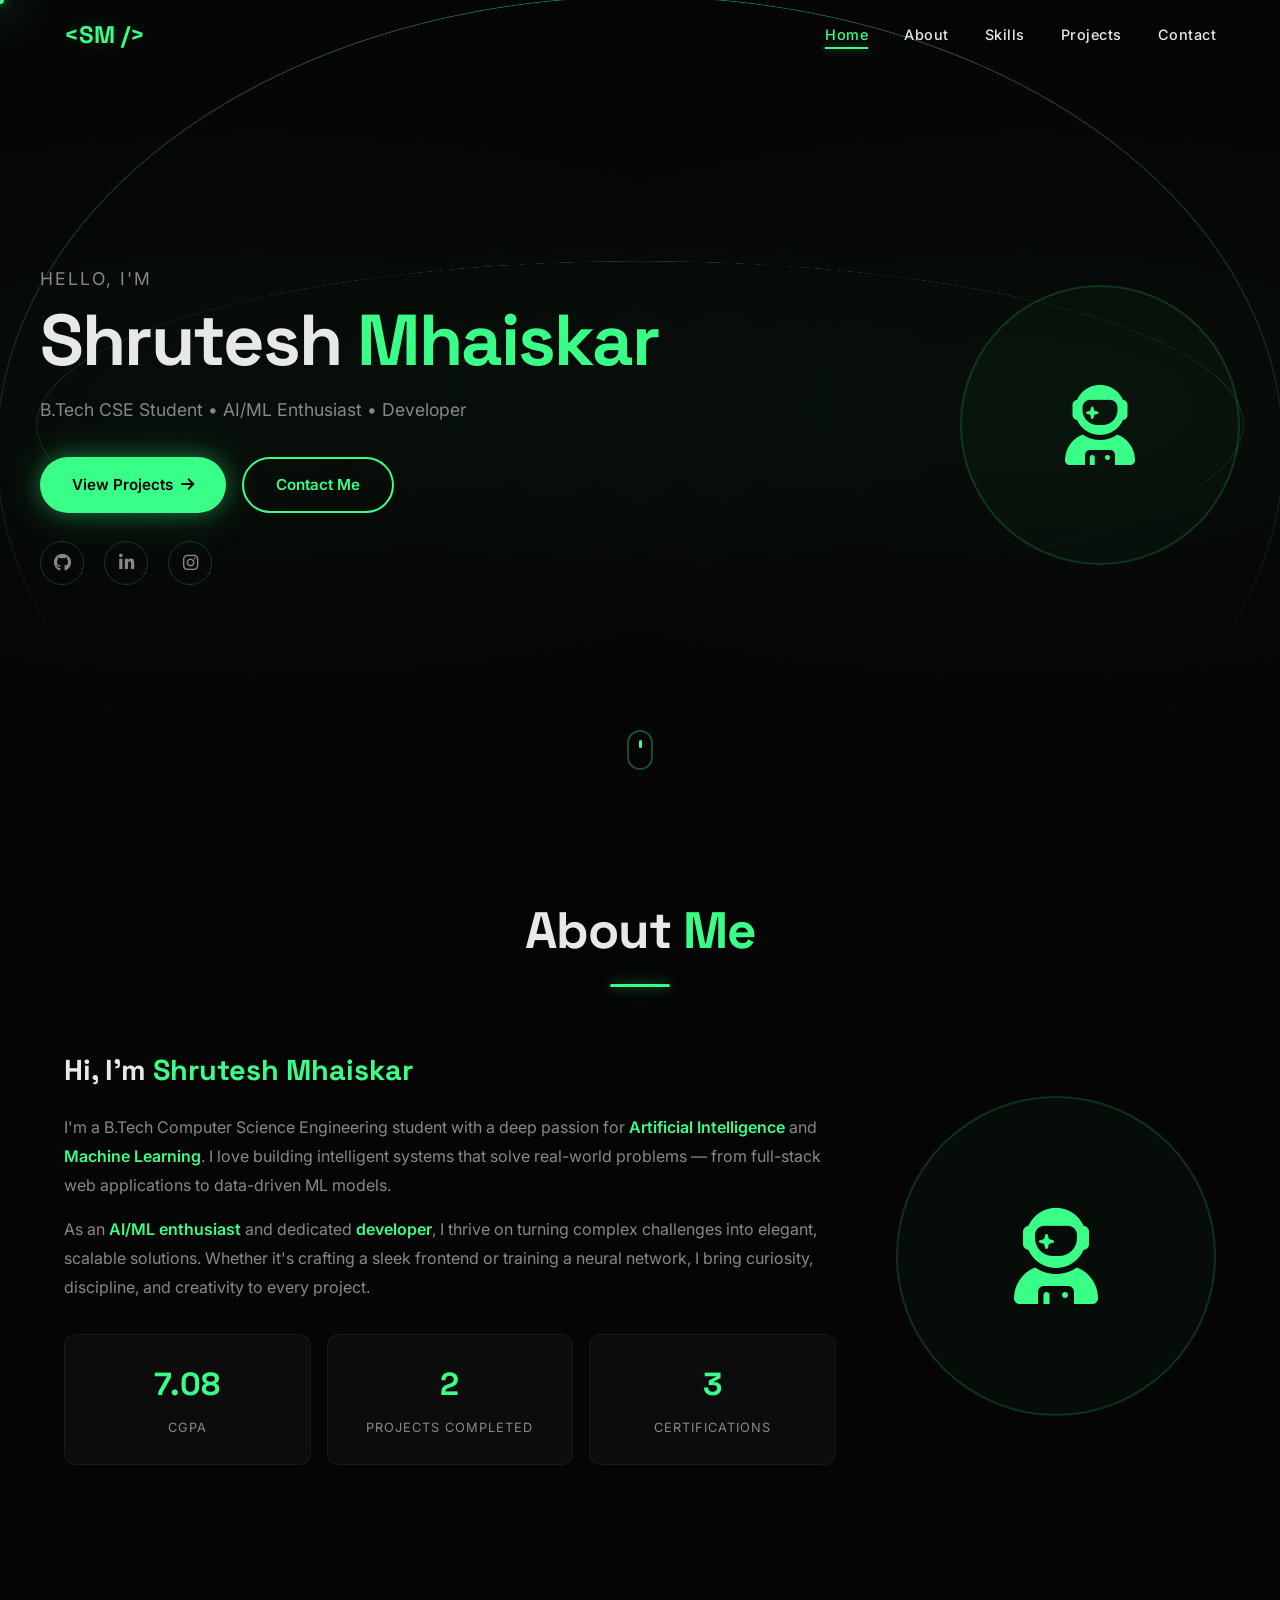
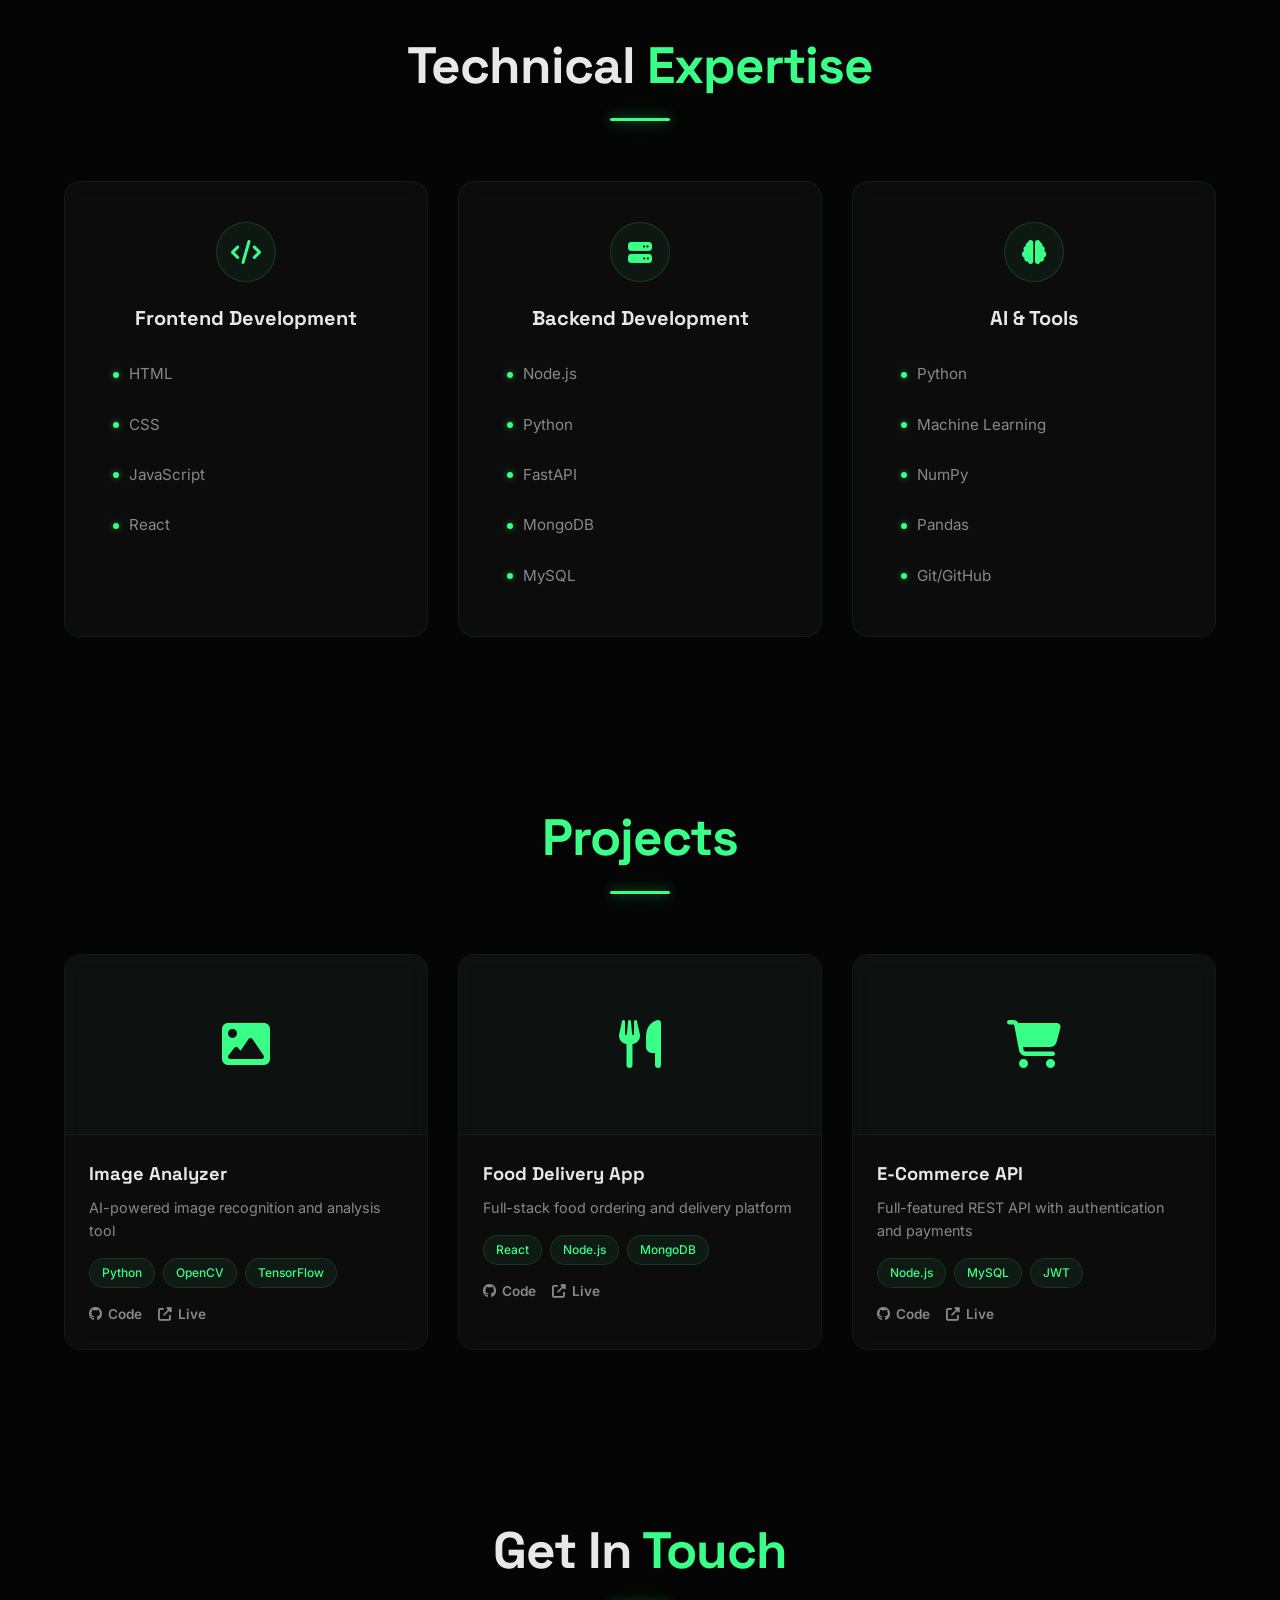
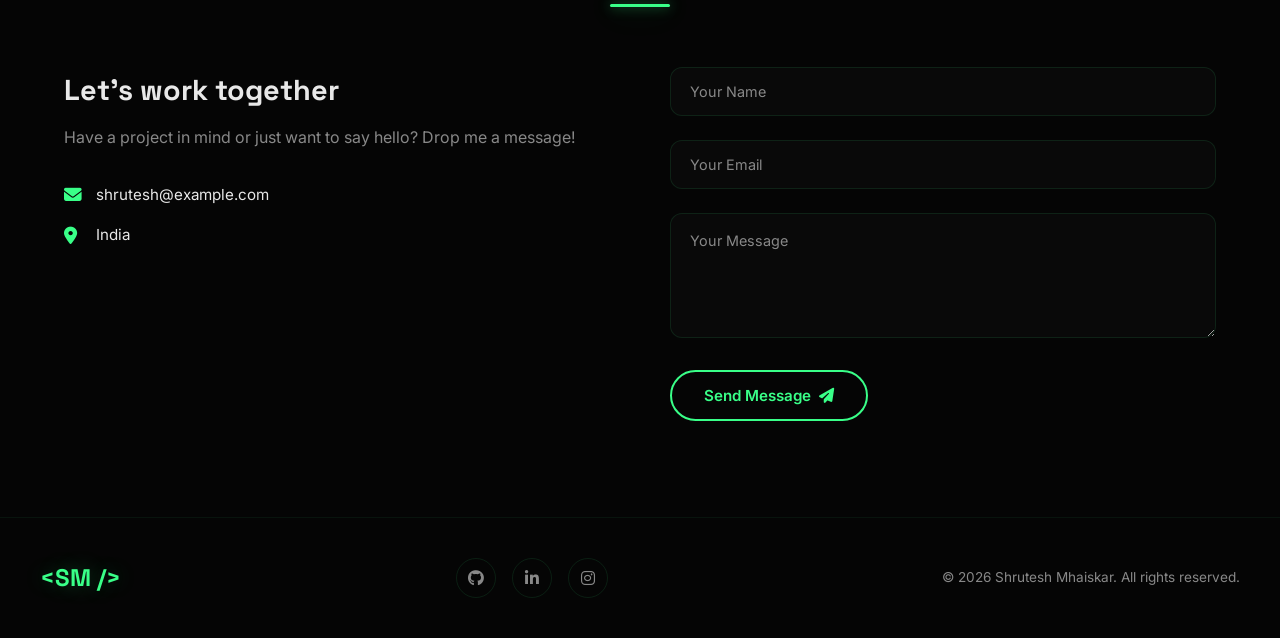
<file: index.html>
<!DOCTYPE html>
<html lang="en">
<head>
  <meta charset="UTF-8">
  <meta name="viewport" content="width=device-width, initial-scale=1.0">
  <title>Shrutesh Mhaiskar | Portfolio</title>
  <link rel="stylesheet" href="style.css">
  <link href="https://fonts.googleapis.com/css2?family=Inter:wght@300;400;500;600;700;800;900&family=Space+Grotesk:wght@400;500;600;700&display=swap" rel="stylesheet">
  <link rel="stylesheet" href="https://cdnjs.cloudflare.com/ajax/libs/font-awesome/6.5.1/css/all.min.css">
</head>
<body>

  <div id="cursor"></div>
  <div id="cursor-blur"></div>

  <nav id="navbar">
    <div class="nav-content">
      <a href="#" class="logo">&lt;SM /&gt;</a>
      <ul class="nav-links">
        <li><a href="#hero" class="active">Home</a></li>
        <li><a href="#about">About</a></li>
        <li><a href="#skills">Skills</a></li>
        <li><a href="#projects">Projects</a></li>
        <li><a href="#contact">Contact</a></li>
      </ul>
      <div class="hamburger"><i class="fas fa-bars"></i></div>
    </div>
  </nav>

  <section id="hero">
    <div class="hero-overlay"></div>
    <div class="hero-content">
      <div class="hero-text">
        <p class="hero-greeting">Hello, I'm</p>
        <h1 class="hero-name">Shrutesh <span class="neon-text">Mhaiskar</span></h1>
        <p class="hero-description">B.Tech CSE Student &bull; AI/ML Enthusiast &bull; Developer</p>
        <div class="hero-buttons">
          <a href="#projects" class="btn-primary">View Projects <i class="fas fa-arrow-right"></i></a>
          <a href="#contact" class="btn-secondary">Contact Me</a>
        </div>
        <div class="hero-socials">
          <a href="https://github.com/Shrutesh-Mhaiskar-05" target="_blank"><i class="fab fa-github"></i></a>
          <a href="https://www.linkedin.com/in/shrutesh-mhaiskar-24150132b/" target="_blank"><i class="fab fa-linkedin-in"></i></a>
          <a href="https://www.instagram.com/_shrutesh_jain/" target="_blank"><i class="fab fa-instagram"></i></a>
        </div>
      </div>
      <div class="hero-image">
        <div class="profile-glow"></div>
        <div class="profile-placeholder">
          <i class="fas fa-user-astronaut"></i>
        </div>
      </div>
    </div>
    <div class="scroll-indicator">
      <div class="mouse"><div class="wheel"></div></div>
    </div>
  </section>

  <section id="about">
    <div class="section-header">
      <h2>About <span class="neon-text">Me</span></h2>
      <div class="divider"><span></span></div>
    </div>
    <div class="about-container">
      <div class="about-content">
        <div class="about-text">
          <h3>Hi, I'm <span class="neon-text">Shrutesh Mhaiskar</span></h3>
          <p>
            I'm a B.Tech Computer Science Engineering student with a deep passion for 
            <span class="highlight">Artificial Intelligence</span> and 
            <span class="highlight">Machine Learning</span>. I love building intelligent 
            systems that solve real-world problems — from full-stack web applications to 
            data-driven ML models.
          </p>
          <p>
            As an <span class="highlight">AI/ML enthusiast</span> and dedicated 
            <span class="highlight">developer</span>, I thrive on turning complex challenges 
            into elegant, scalable solutions. Whether it's crafting a sleek frontend or 
            training a neural network, I bring curiosity, discipline, and creativity to 
            every project.
          </p>
          <div class="about-stats">
            <div class="stat-card" data-delay="0">
              <span class="stat-number" data-target="9.38">0</span>
              <span class="stat-label">CGPA</span>
            </div>
            <div class="stat-card" data-delay="0.1">
              <span class="stat-number" data-target="3">0</span>
              <span class="stat-label">Projects Completed</span>
            </div>
            <div class="stat-card" data-delay="0.2">
              <span class="stat-number" data-target="5">0</span>
              <span class="stat-label">Certifications</span>
            </div>
          </div>
        </div>
        <div class="about-image">
          <div class="profile-glow"></div>
          <div class="profile-placeholder large">
            <i class="fas fa-user-astronaut"></i>
          </div>
        </div>
      </div>
    </div>
  </section>

  <section id="skills">
    <div class="section-header">
      <h2>Technical <span class="neon-text">Expertise</span></h2>
      <div class="divider"><span></span></div>
    </div>
    <div class="skills-container">
      <div class="skill-card" data-delay="0">
        <div class="skill-icon"><i class="fas fa-code"></i></div>
        <h3>Frontend Development</h3>
        <ul class="skill-list">
          <li><span class="dot"></span> HTML</li>
          <li><span class="dot"></span> CSS</li>
          <li><span class="dot"></span> JavaScript</li>
          <li><span class="dot"></span> React</li>
        </ul>
      </div>
      <div class="skill-card" data-delay="0.15">
        <div class="skill-icon"><i class="fas fa-server"></i></div>
        <h3>Backend Development</h3>
        <ul class="skill-list">
          <li><span class="dot"></span> Node.js</li>
          <li><span class="dot"></span> Python</li>
          <li><span class="dot"></span> FastAPI</li>
          <li><span class="dot"></span> MongoDB</li>
          <li><span class="dot"></span> MySQL</li>
        </ul>
      </div>
      <div class="skill-card" data-delay="0.3">
        <div class="skill-icon"><i class="fas fa-brain"></i></div>
        <h3>AI &amp; Tools</h3>
        <ul class="skill-list">
          <li><span class="dot"></span> Python</li>
          <li><span class="dot"></span> Machine Learning</li>
          <li><span class="dot"></span> NumPy</li>
          <li><span class="dot"></span> Pandas</li>
          <li><span class="dot"></span> Git/GitHub</li>
        </ul>
      </div>
    </div>
  </section>

  <section id="projects">
    <div class="section-header">
      <h2><span class="neon-text">Projects</span></h2>
      <div class="divider"><span></span></div>
    </div>
    <div class="projects-container">
      <div class="project-card" data-delay="0">
        <div class="project-image"><i class="fas fa-image"></i></div>
        <div class="project-info">
          <h3>Image Analyzer</h3>
          <p>AI-powered image recognition and analysis tool</p>
          <div class="project-tags">
            <span>Python</span><span>OpenCV</span><span>TensorFlow</span>
          </div>
          <div class="project-links">
            <a href="#"><i class="fab fa-github"></i> Code</a>
            <a href="#"><i class="fas fa-external-link-alt"></i> Live</a>
          </div>
        </div>
      </div>
      <div class="project-card" data-delay="0.15">
        <div class="project-image"><i class="fas fa-utensils"></i></div>
        <div class="project-info">
          <h3>Food Delivery App</h3>
          <p>Full-stack food ordering and delivery platform</p>
          <div class="project-tags">
            <span>React</span><span>Node.js</span><span>MongoDB</span>
          </div>
          <div class="project-links">
            <a href="#"><i class="fab fa-github"></i> Code</a>
            <a href="#"><i class="fas fa-external-link-alt"></i> Live</a>
          </div>
        </div>
      </div>
      <div class="project-card" data-delay="0.3">
        <div class="project-image"><i class="fas fa-shopping-cart"></i></div>
        <div class="project-info">
          <h3>E-Commerce API</h3>
          <p>Full-featured REST API with authentication and payments</p>
          <div class="project-tags">
            <span>Node.js</span><span>MySQL</span><span>JWT</span>
          </div>
          <div class="project-links">
            <a href="#"><i class="fab fa-github"></i> Code</a>
            <a href="#"><i class="fas fa-external-link-alt"></i> Live</a>
          </div>
        </div>
      </div>
    </div>
  </section>

  <section id="contact">
    <div class="section-header">
      <h2>Get In <span class="neon-text">Touch</span></h2>
      <div class="divider"><span></span></div>
    </div>
    <div class="contact-container">
      <div class="contact-info">
        <h3>Let's work together</h3>
        <p>Have a project in mind or just want to say hello? Drop me a message!</p>
        <div class="contact-details">
          <div class="contact-item">
            <i class="fas fa-envelope neon-text"></i>
            <span>shrutesh@example.com</span>
          </div>
          <div class="contact-item">
            <i class="fas fa-map-marker-alt neon-text"></i>
            <span>India</span>
          </div>
        </div>
      </div>
      <form id="contact-form" class="contact-form">
        <div class="input-group">
          <input type="text" id="name" name="name" required autocomplete="off">
          <label for="name">Your Name</label>
          <span class="input-border"></span>
        </div>
        <div class="input-group">
          <input type="email" id="email" name="email" required autocomplete="off">
          <label for="email">Your Email</label>
          <span class="input-border"></span>
        </div>
        <div class="input-group">
          <textarea id="message" name="message" required rows="5" autocomplete="off"></textarea>
          <label for="message">Your Message</label>
          <span class="input-border"></span>
        </div>
        <button type="submit" class="btn-submit">
          Send Message <i class="fas fa-paper-plane"></i>
        </button>
        <p id="form-status" class="form-status"></p>
      </form>
    </div>
  </section>

  <footer id="footer">
    <div class="footer-content">
      <a href="#" class="logo">&lt;SM /&gt;</a>
      <div class="footer-socials">
        <a href="https://github.com/Shrutesh-Mhaiskar-05" target="_blank"><i class="fab fa-github"></i></a>
        <a href="https://www.linkedin.com/in/shrutesh-mhaiskar-24150132b/" target="_blank"><i class="fab fa-linkedin-in"></i></a>
        <a href="https://www.instagram.com/_shrutesh_jain/" target="_blank"><i class="fab fa-instagram"></i></a>
      </div>
      <p>&copy; 2026 Shrutesh Mhaiskar. All rights reserved.</p>
    </div>
  </footer>

  <script src="script.js"></script>
</body>
</html>
</file>
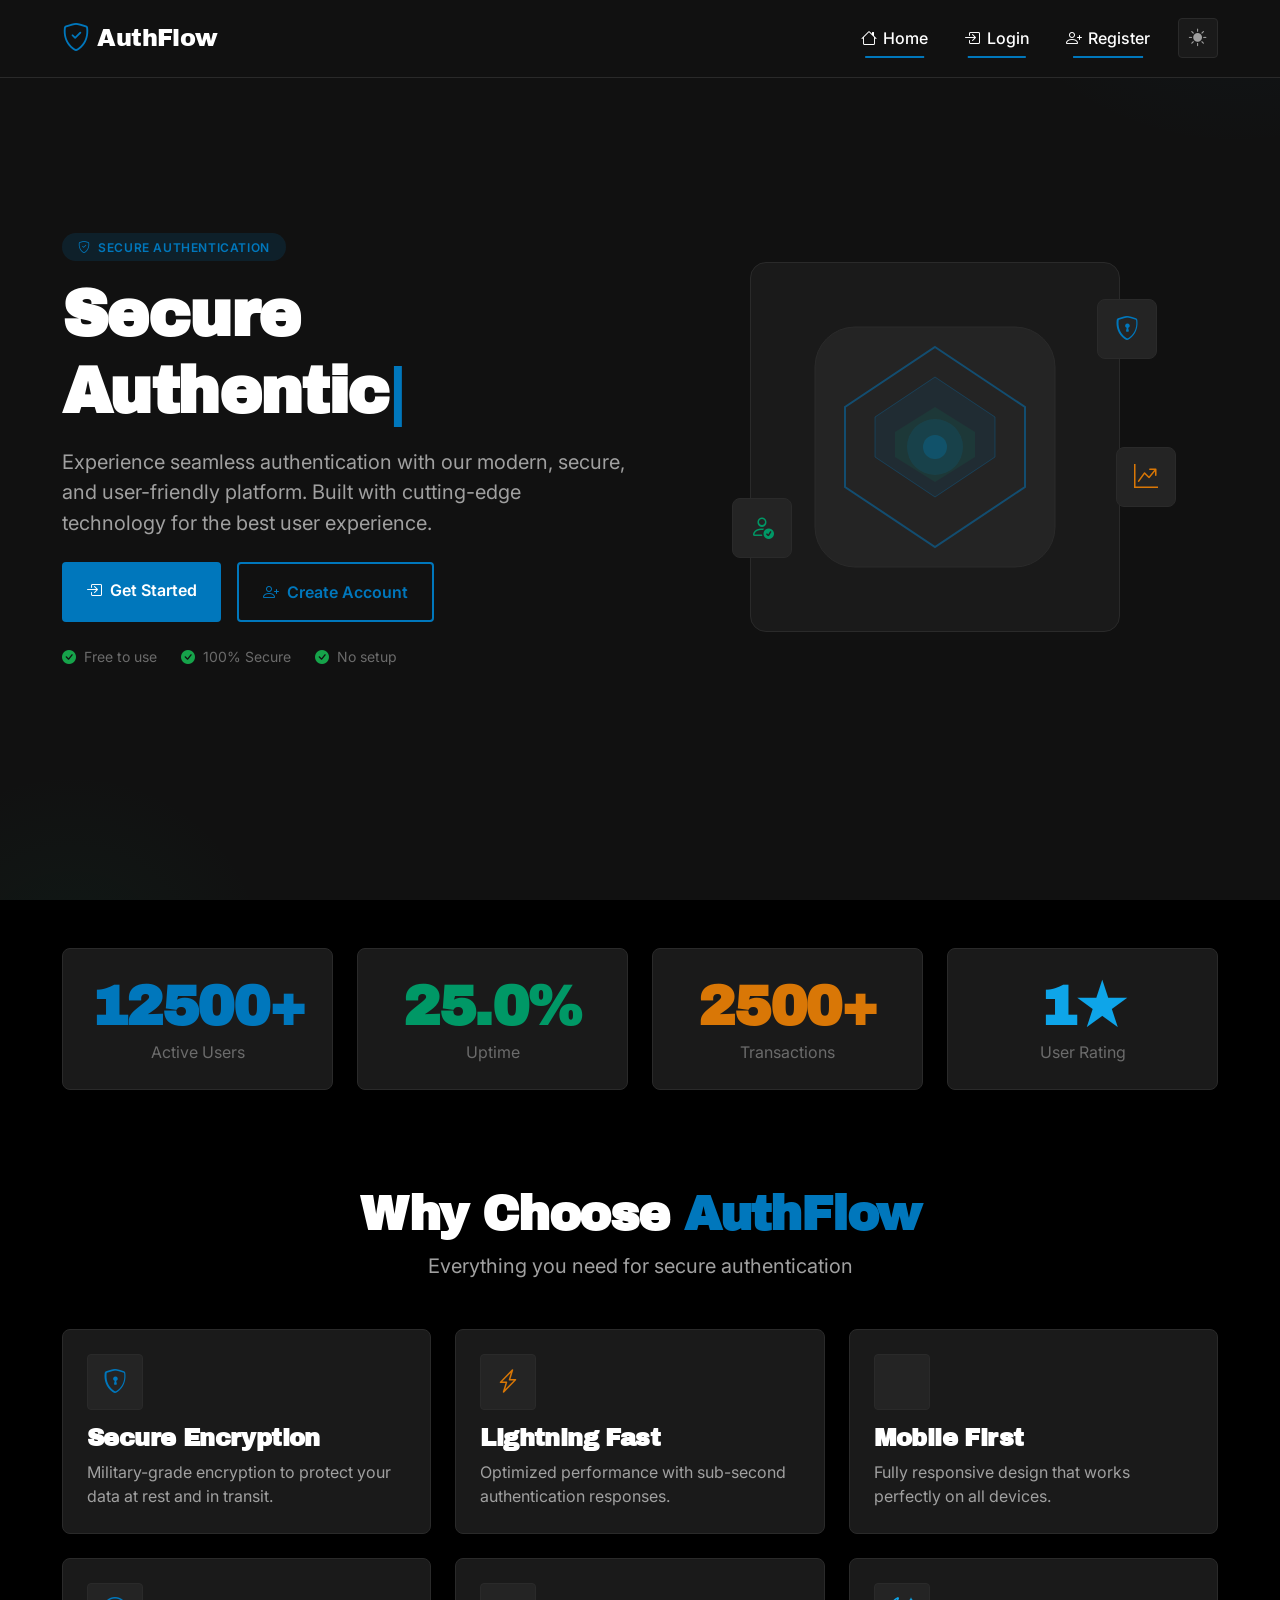
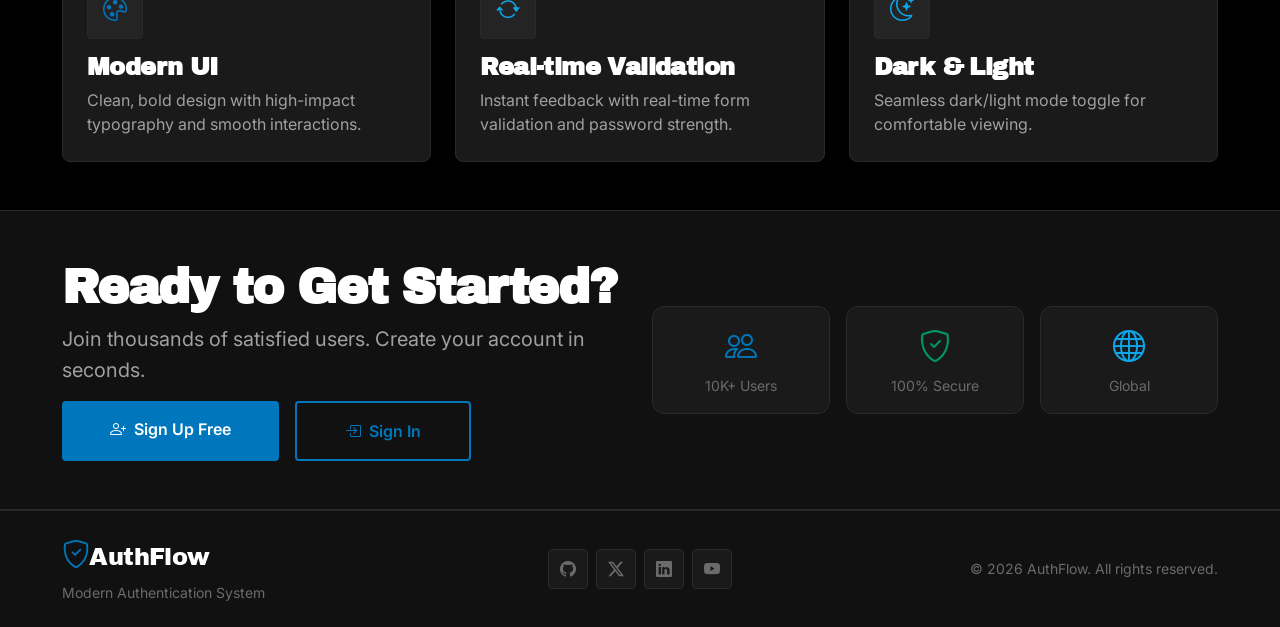
<file: project/index.html>
<!DOCTYPE html>
<html lang="en" data-bs-theme="dark">
<head>
  <meta charset="UTF-8">
  <meta name="viewport" content="width=device-width, initial-scale=1.0">
  <meta name="description" content="AuthFlow - Modern Login & Registration System">
  <title>AuthFlow - Modern Authentication System</title>

  <link href="https://cdn.jsdelivr.net/npm/bootstrap@5.3.2/dist/css/bootstrap.min.css" rel="stylesheet">
  <link rel="stylesheet" href="https://cdn.jsdelivr.net/npm/bootstrap-icons@1.11.3/font/bootstrap-icons.min.css">
  <link href="https://fonts.googleapis.com/css2?family=Archivo+Black&family=Inter:wght@400;500;600;700&family=JetBrains+Mono:wght@400;500&display=swap" rel="stylesheet">
  <link rel="stylesheet" href="css/style.css">
  <link rel="stylesheet" href="css/responsive.css">
</head>
<body>

  <div id="navbar-placeholder"></div>

  <section class="hero-section">
    <div class="container">
      <div class="row align-items-center min-vh-100">
        <div class="col-lg-6 col-md-12 mb-5 mb-lg-0" data-aos="fade-right">
          <span class="badge bg-primary bg-opacity-10 text-primary px-3 py-2 mb-3 rounded-pill">
            <i class="bi bi-shield-check me-1"></i> Secure Authentication
          </span>
          <h1 class="display-3 mb-3 typing-wrapper">
            <span id="typing-text"></span><span class="typing-cursor">|</span>
          </h1>
          <p class="lead mb-4">Experience seamless authentication with our modern, secure, and user-friendly platform. Built with cutting-edge technology for the best user experience.</p>
          <div class="d-flex flex-wrap gap-3 mb-4">
            <a href="login.html" class="btn btn-primary btn-lg px-4 hover-lift">
              <i class="bi bi-box-arrow-in-right me-2"></i>Get Started
            </a>
            <a href="register.html" class="btn btn-outline-primary btn-lg px-4 hover-lift">
              <i class="bi bi-person-plus me-2"></i>Create Account
            </a>
          </div>
          <div class="d-flex align-items-center gap-4 small" style="color: var(--text-muted);">
            <span><i class="bi bi-check-circle-fill me-1" style="color: var(--success);"></i> Free to use</span>
            <span><i class="bi bi-check-circle-fill me-1" style="color: var(--success);"></i> 100% Secure</span>
            <span><i class="bi bi-check-circle-fill me-1" style="color: var(--success);"></i> No setup</span>
          </div>
        </div>
        <div class="col-lg-6 col-md-12 text-center" data-aos="fade-left">
          <div class="hero-image-wrapper">
            <div class="floating-card card-1">
              <i class="bi bi-shield-lock"></i>
            </div>
            <div class="floating-card card-2">
              <i class="bi bi-person-check text-success"></i>
            </div>
            <div class="floating-card card-3">
              <i class="bi bi-graph-up-arrow text-warning"></i>
            </div>
            <div class="hero-main-card">
              <svg width="320" height="320" viewBox="0 0 320 320" fill="none" xmlns="http://www.w3.org/2000/svg">
                <rect x="40" y="40" width="240" height="240" rx="40" fill="var(--surface-3)" stroke="var(--border)" stroke-width="1"/>
                <path d="M160 60L250 120V200L160 260L70 200V120L160 60Z" fill="none" stroke="var(--primary)" stroke-width="2" stroke-opacity="0.5"/>
                <path d="M160 90L220 130V170L160 210L100 170V130L160 90Z" fill="var(--primary)" fill-opacity="0.1" stroke="var(--primary)" stroke-width="1" stroke-opacity="0.3"/>
                <circle cx="160" cy="160" r="28" fill="var(--primary)" fill-opacity="0.15"/>
                <circle cx="160" cy="160" r="12" fill="var(--primary)" fill-opacity="0.3"/>
                <path d="M160 120L200 145V170L160 195L120 170V145L160 120Z" fill="var(--secondary)" fill-opacity="0.1"/>
              </svg>
            </div>
          </div>
        </div>
      </div>
    </div>
  </section>

  <section id="stats-section" class="py-5">
    <div class="container">
      <div class="row g-4">
        <div class="col-6 col-md-3">
          <div class="stat-card text-center p-4" data-aos="fade-up" data-aos-delay="0">
            <h2 class="display-4 text-primary mb-0"><span class="counter" data-target="50000">0</span>+</h2>
            <p class="mb-0" style="color: var(--text-muted);">Active Users</p>
          </div>
        </div>
        <div class="col-6 col-md-3">
          <div class="stat-card text-center p-4" data-aos="fade-up" data-aos-delay="100">
            <h2 class="display-4 mb-0" style="color: var(--secondary);"><span class="counter" data-target="99.9">0</span>%</h2>
            <p class="mb-0" style="color: var(--text-muted);">Uptime</p>
          </div>
        </div>
        <div class="col-6 col-md-3">
          <div class="stat-card text-center p-4" data-aos="fade-up" data-aos-delay="200">
            <h2 class="display-4 mb-0" style="color: var(--warning);"><span class="counter" data-target="10000">0</span>+</h2>
            <p class="mb-0" style="color: var(--text-muted);">Transactions</p>
          </div>
        </div>
        <div class="col-6 col-md-3">
          <div class="stat-card text-center p-4" data-aos="fade-up" data-aos-delay="300">
            <h2 class="display-4 mb-0" style="color: var(--info);"><span class="counter" data-target="5">0</span>★</h2>
            <p class="mb-0" style="color: var(--text-muted);">User Rating</p>
          </div>
        </div>
      </div>
    </div>
  </section>

  <section id="features" class="py-5">
    <div class="container">
      <div class="text-center mb-5">
        <h2 class="display-5">Why Choose <span style="color: var(--primary);">AuthFlow</span></h2>
        <p class="lead" style="color: var(--text-secondary);">Everything you need for secure authentication</p>
      </div>
      <div class="row g-4">
        <div class="col-md-6 col-lg-4">
          <div class="feature-card p-4 h-100" data-aos="fade-up" data-aos-delay="0">
            <div class="feature-icon mb-3">
              <i class="bi bi-shield-lock"></i>
            </div>
            <h4>Secure Encryption</h4>
            <p class="mb-0" style="color: var(--text-secondary);">Military-grade encryption to protect your data at rest and in transit.</p>
          </div>
        </div>
        <div class="col-md-6 col-lg-4">
          <div class="feature-card p-4 h-100" data-aos="fade-up" data-aos-delay="100">
            <div class="feature-icon mb-3">
              <i class="bi bi-lightning-charge text-warning"></i>
            </div>
            <h4>Lightning Fast</h4>
            <p class="mb-0" style="color: var(--text-secondary);">Optimized performance with sub-second authentication responses.</p>
          </div>
        </div>
        <div class="col-md-6 col-lg-4">
          <div class="feature-card p-4 h-100" data-aos="fade-up" data-aos-delay="200">
            <div class="feature-icon mb-3">
              <i class="bi bi-device-mobile text-success"></i>
            </div>
            <h4>Mobile First</h4>
            <p class="mb-0" style="color: var(--text-secondary);">Fully responsive design that works perfectly on all devices.</p>
          </div>
        </div>
        <div class="col-md-6 col-lg-4">
          <div class="feature-card p-4 h-100" data-aos="fade-up" data-aos-delay="300">
            <div class="feature-icon mb-3">
              <i class="bi bi-palette"></i>
            </div>
            <h4>Modern UI</h4>
            <p class="mb-0" style="color: var(--text-secondary);">Clean, bold design with high-impact typography and smooth interactions.</p>
          </div>
        </div>
        <div class="col-md-6 col-lg-4">
          <div class="feature-card p-4 h-100" data-aos="fade-up" data-aos-delay="400">
            <div class="feature-icon mb-3">
              <i class="bi bi-arrow-repeat text-info"></i>
            </div>
            <h4>Real-time Validation</h4>
            <p class="mb-0" style="color: var(--text-secondary);">Instant feedback with real-time form validation and password strength.</p>
          </div>
        </div>
        <div class="col-md-6 col-lg-4">
          <div class="feature-card p-4 h-100" data-aos="fade-up" data-aos-delay="500">
            <div class="feature-icon mb-3">
              <i class="bi bi-moon-stars text-info"></i>
            </div>
            <h4>Dark & Light</h4>
            <p class="mb-0" style="color: var(--text-secondary);">Seamless dark/light mode toggle for comfortable viewing.</p>
          </div>
        </div>
      </div>
    </div>
  </section>

  <section class="py-5 bg-gradient-section">
    <div class="container">
      <div class="row align-items-center">
        <div class="col-lg-6 mb-4 mb-lg-0" data-aos="fade-right">
          <h2 class="display-5">Ready to Get Started?</h2>
          <p class="lead" style="color: var(--text-secondary);">Join thousands of satisfied users. Create your account in seconds.</p>
          <div class="d-flex flex-wrap gap-3">
            <a href="register.html" class="btn btn-primary btn-lg px-5 hover-lift">
              <i class="bi bi-person-plus me-2"></i>Sign Up Free
            </a>
            <a href="login.html" class="btn btn-outline-primary btn-lg px-5 hover-lift">
              <i class="bi bi-box-arrow-in-right me-2"></i>Sign In
            </a>
          </div>
        </div>
        <div class="col-lg-6" data-aos="fade-left">
          <div class="row g-3 text-center">
            <div class="col-4">
              <div class="rounded-4 p-3" style="background: var(--surface-2); border: 1px solid var(--border);">
                <i class="bi bi-people fs-2" style="color: var(--primary);"></i>
                <p class="small mb-0 mt-1" style="color: var(--text-muted);">10K+ Users</p>
              </div>
            </div>
            <div class="col-4">
              <div class="rounded-4 p-3" style="background: var(--surface-2); border: 1px solid var(--border);">
                <i class="bi bi-shield-check fs-2" style="color: var(--secondary);"></i>
                <p class="small mb-0 mt-1" style="color: var(--text-muted);">100% Secure</p>
              </div>
            </div>
            <div class="col-4">
              <div class="rounded-4 p-3" style="background: var(--surface-2); border: 1px solid var(--border);">
                <i class="bi bi-globe fs-2" style="color: var(--info);"></i>
                <p class="small mb-0 mt-1" style="color: var(--text-muted);">Global</p>
              </div>
            </div>
          </div>
        </div>
      </div>
    </div>
  </section>

  <div id="footer-placeholder"></div>

  <div id="toast-container" class="toast-container position-fixed bottom-0 end-0 p-3"></div>

  <div class="back-to-top" id="backToTop">
    <i class="bi bi-arrow-up"></i>
  </div>

  <script src="https://cdn.jsdelivr.net/npm/bootstrap@5.3.2/dist/js/bootstrap.bundle.min.js"></script>
  <script src="js/app.js"></script>
  <script src="js/ajax.js"></script>
</body>
</html>
</file>
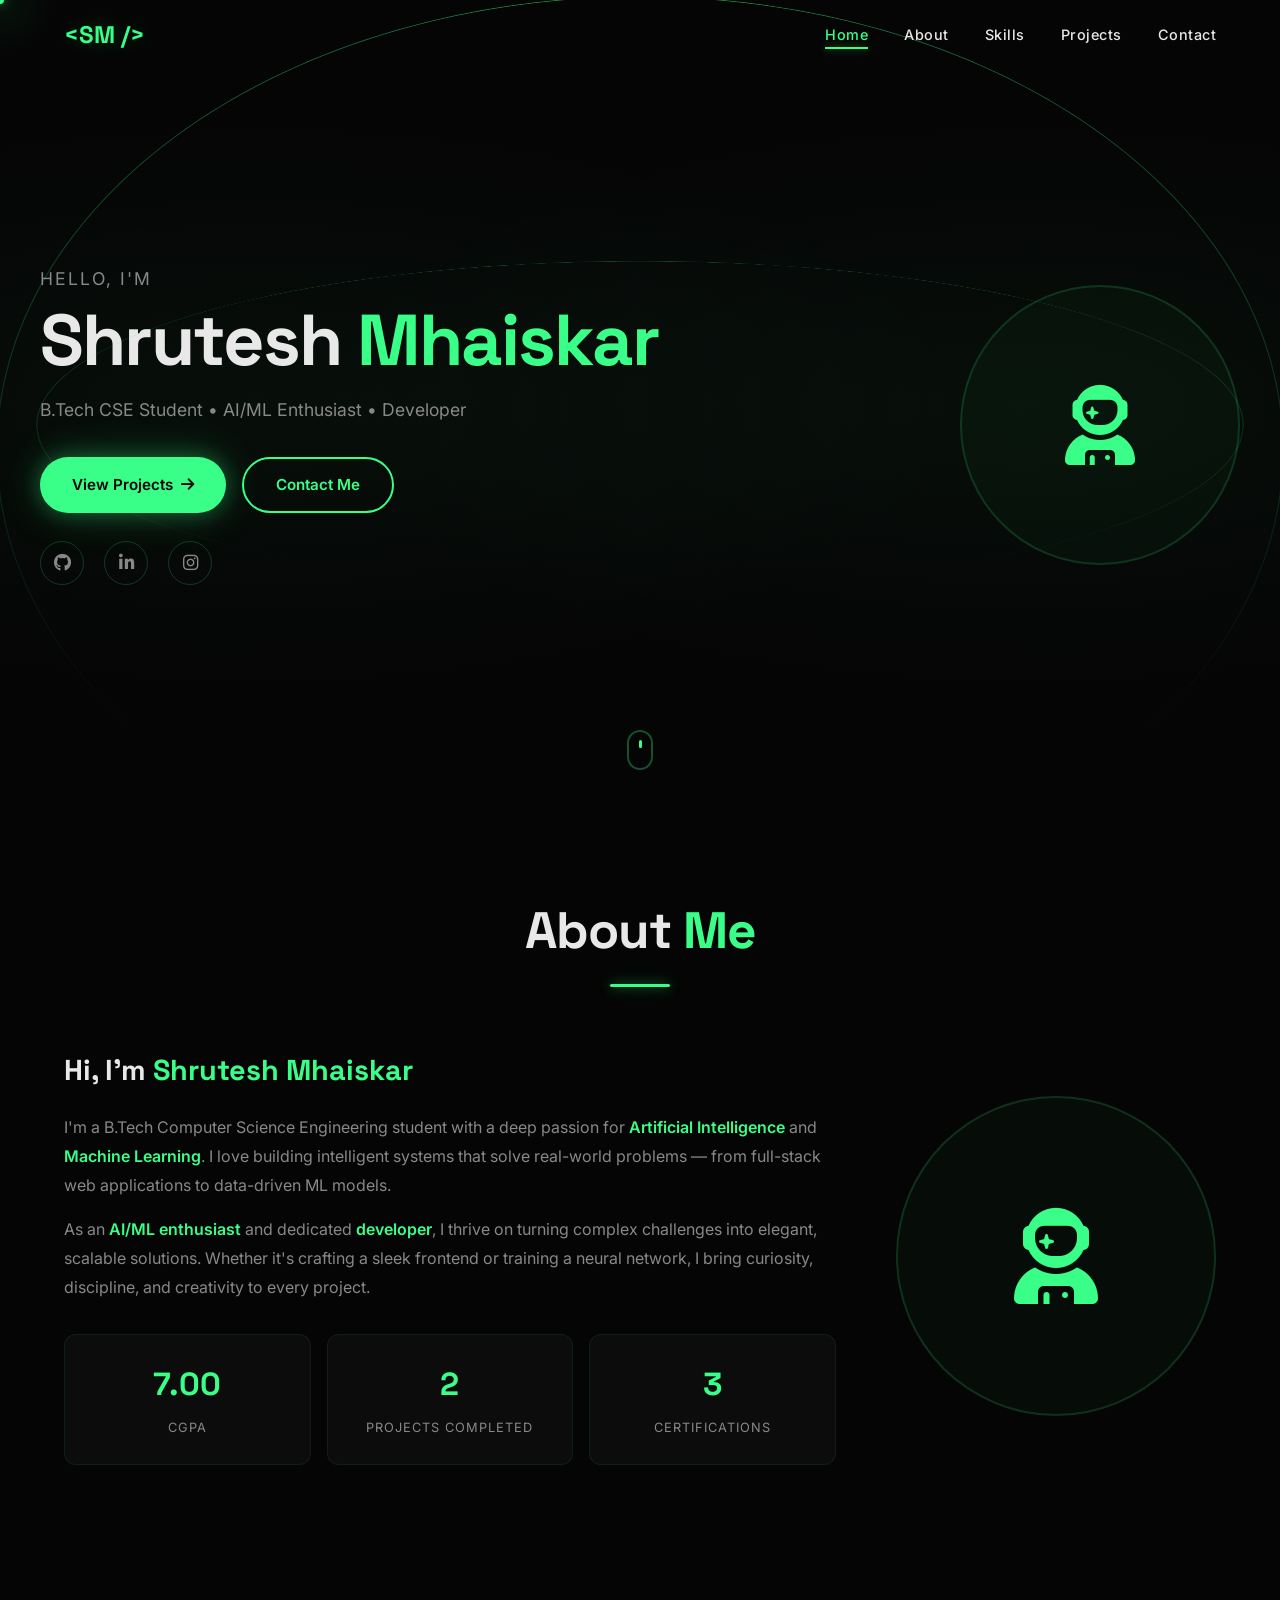
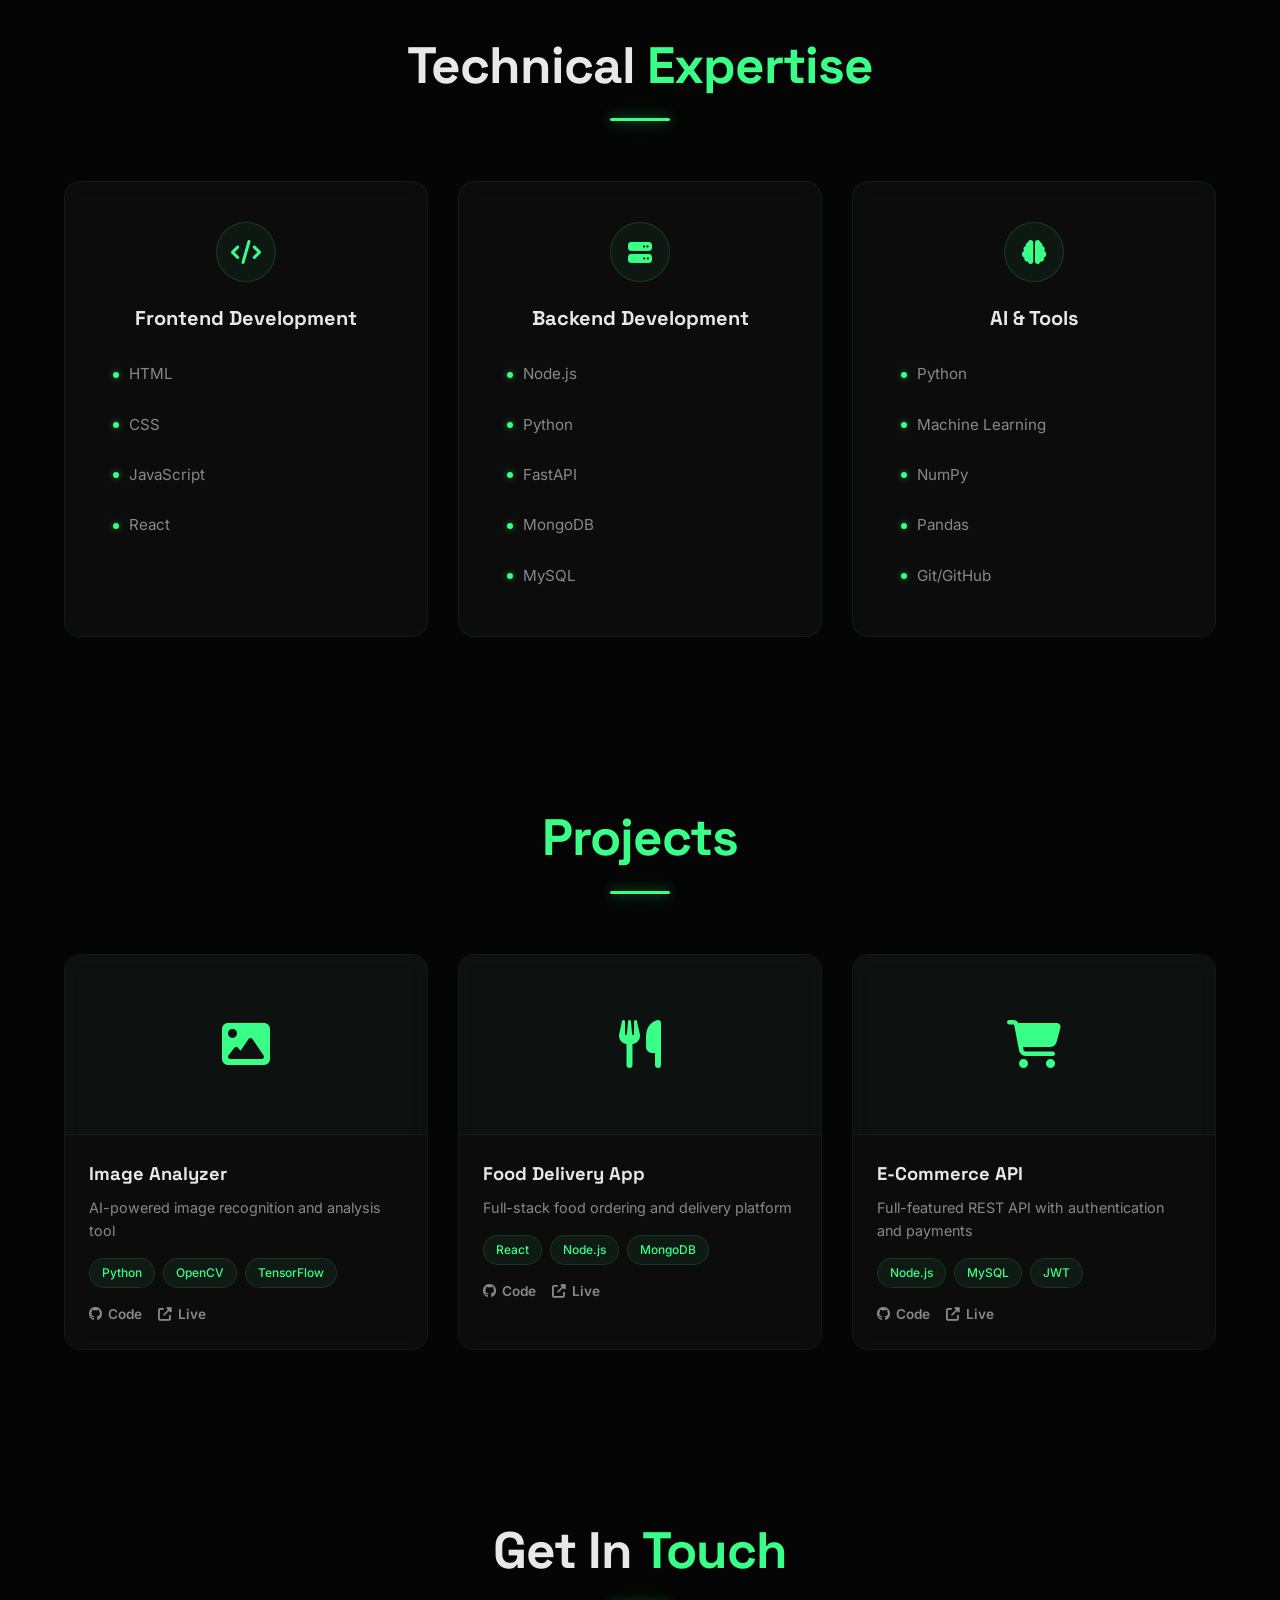
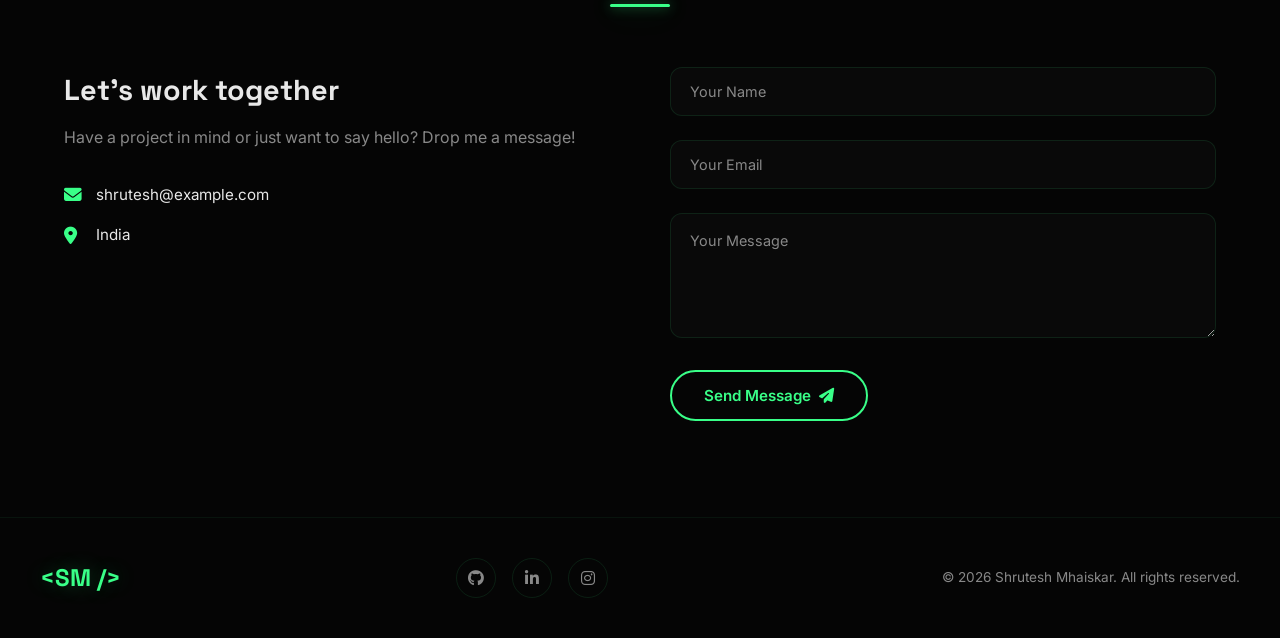
<file: project/Portfolio/index.html>
<!DOCTYPE html>
<html lang="en">
<head>
  <meta charset="UTF-8">
  <meta name="viewport" content="width=device-width, initial-scale=1.0">
  <title>Shrutesh Mhaiskar | Portfolio</title>
  <link rel="stylesheet" href="style.css">
  <link href="https://fonts.googleapis.com/css2?family=Inter:wght@300;400;500;600;700;800;900&family=Space+Grotesk:wght@400;500;600;700&display=swap" rel="stylesheet">
  <link rel="stylesheet" href="https://cdnjs.cloudflare.com/ajax/libs/font-awesome/6.5.1/css/all.min.css">
</head>
<body>

  <div id="cursor"></div>
  <div id="cursor-blur"></div>

  <nav id="navbar">
    <div class="nav-content">
      <a href="#" class="logo">&lt;SM /&gt;</a>
      <ul class="nav-links">
        <li><a href="#hero" class="active">Home</a></li>
        <li><a href="#about">About</a></li>
        <li><a href="#skills">Skills</a></li>
        <li><a href="#projects">Projects</a></li>
        <li><a href="#contact">Contact</a></li>
      </ul>
      <div class="hamburger"><i class="fas fa-bars"></i></div>
    </div>
  </nav>

  <section id="hero">
    <div class="hero-overlay"></div>
    <div class="hero-content">
      <div class="hero-text">
        <p class="hero-greeting">Hello, I'm</p>
        <h1 class="hero-name">Shrutesh <span class="neon-text">Mhaiskar</span></h1>
        <p class="hero-description">B.Tech CSE Student &bull; AI/ML Enthusiast &bull; Developer</p>
        <div class="hero-buttons">
          <a href="#projects" class="btn-primary">View Projects <i class="fas fa-arrow-right"></i></a>
          <a href="#contact" class="btn-secondary">Contact Me</a>
        </div>
        <div class="hero-socials">
          <a href="https://github.com/Shrutesh-Mhaiskar-05" target="_blank"><i class="fab fa-github"></i></a>
          <a href="https://www.linkedin.com/in/shrutesh-mhaiskar-24150132b/" target="_blank"><i class="fab fa-linkedin-in"></i></a>
          <a href="https://www.instagram.com/_shrutesh_jain/" target="_blank"><i class="fab fa-instagram"></i></a>
        </div>
      </div>
      <div class="hero-image">
        <div class="profile-glow"></div>
        <div class="profile-placeholder">
          <i class="fas fa-user-astronaut"></i>
        </div>
      </div>
    </div>
    <div class="scroll-indicator">
      <div class="mouse"><div class="wheel"></div></div>
    </div>
  </section>

  <section id="about">
    <div class="section-header">
      <h2>About <span class="neon-text">Me</span></h2>
      <div class="divider"><span></span></div>
    </div>
    <div class="about-container">
      <div class="about-content">
        <div class="about-text">
          <h3>Hi, I'm <span class="neon-text">Shrutesh Mhaiskar</span></h3>
          <p>
            I'm a B.Tech Computer Science Engineering student with a deep passion for 
            <span class="highlight">Artificial Intelligence</span> and 
            <span class="highlight">Machine Learning</span>. I love building intelligent 
            systems that solve real-world problems — from full-stack web applications to 
            data-driven ML models.
          </p>
          <p>
            As an <span class="highlight">AI/ML enthusiast</span> and dedicated 
            <span class="highlight">developer</span>, I thrive on turning complex challenges 
            into elegant, scalable solutions. Whether it's crafting a sleek frontend or 
            training a neural network, I bring curiosity, discipline, and creativity to 
            every project.
          </p>
          <div class="about-stats">
            <div class="stat-card" data-delay="0">
              <span class="stat-number" data-target="9.38">0</span>
              <span class="stat-label">CGPA</span>
            </div>
            <div class="stat-card" data-delay="0.1">
              <span class="stat-number" data-target="3">0</span>
              <span class="stat-label">Projects Completed</span>
            </div>
            <div class="stat-card" data-delay="0.2">
              <span class="stat-number" data-target="5">0</span>
              <span class="stat-label">Certifications</span>
            </div>
          </div>
        </div>
        <div class="about-image">
          <div class="profile-glow"></div>
          <div class="profile-placeholder large">
            <i class="fas fa-user-astronaut"></i>
          </div>
        </div>
      </div>
    </div>
  </section>

  <section id="skills">
    <div class="section-header">
      <h2>Technical <span class="neon-text">Expertise</span></h2>
      <div class="divider"><span></span></div>
    </div>
    <div class="skills-container">
      <div class="skill-card" data-delay="0">
        <div class="skill-icon"><i class="fas fa-code"></i></div>
        <h3>Frontend Development</h3>
        <ul class="skill-list">
          <li><span class="dot"></span> HTML</li>
          <li><span class="dot"></span> CSS</li>
          <li><span class="dot"></span> JavaScript</li>
          <li><span class="dot"></span> React</li>
        </ul>
      </div>
      <div class="skill-card" data-delay="0.15">
        <div class="skill-icon"><i class="fas fa-server"></i></div>
        <h3>Backend Development</h3>
        <ul class="skill-list">
          <li><span class="dot"></span> Node.js</li>
          <li><span class="dot"></span> Python</li>
          <li><span class="dot"></span> FastAPI</li>
          <li><span class="dot"></span> MongoDB</li>
          <li><span class="dot"></span> MySQL</li>
        </ul>
      </div>
      <div class="skill-card" data-delay="0.3">
        <div class="skill-icon"><i class="fas fa-brain"></i></div>
        <h3>AI &amp; Tools</h3>
        <ul class="skill-list">
          <li><span class="dot"></span> Python</li>
          <li><span class="dot"></span> Machine Learning</li>
          <li><span class="dot"></span> NumPy</li>
          <li><span class="dot"></span> Pandas</li>
          <li><span class="dot"></span> Git/GitHub</li>
        </ul>
      </div>
    </div>
  </section>

  <section id="projects">
    <div class="section-header">
      <h2><span class="neon-text">Projects</span></h2>
      <div class="divider"><span></span></div>
    </div>
    <div class="projects-container">
      <div class="project-card" data-delay="0">
        <div class="project-image"><i class="fas fa-image"></i></div>
        <div class="project-info">
          <h3>Image Analyzer</h3>
          <p>AI-powered image recognition and analysis tool</p>
          <div class="project-tags">
            <span>Python</span><span>OpenCV</span><span>TensorFlow</span>
          </div>
          <div class="project-links">
            <a href="#"><i class="fab fa-github"></i> Code</a>
            <a href="#"><i class="fas fa-external-link-alt"></i> Live</a>
          </div>
        </div>
      </div>
      <div class="project-card" data-delay="0.15">
        <div class="project-image"><i class="fas fa-utensils"></i></div>
        <div class="project-info">
          <h3>Food Delivery App</h3>
          <p>Full-stack food ordering and delivery platform</p>
          <div class="project-tags">
            <span>React</span><span>Node.js</span><span>MongoDB</span>
          </div>
          <div class="project-links">
            <a href="#"><i class="fab fa-github"></i> Code</a>
            <a href="#"><i class="fas fa-external-link-alt"></i> Live</a>
          </div>
        </div>
      </div>
      <div class="project-card" data-delay="0.3">
        <div class="project-image"><i class="fas fa-shopping-cart"></i></div>
        <div class="project-info">
          <h3>E-Commerce API</h3>
          <p>Full-featured REST API with authentication and payments</p>
          <div class="project-tags">
            <span>Node.js</span><span>MySQL</span><span>JWT</span>
          </div>
          <div class="project-links">
            <a href="#"><i class="fab fa-github"></i> Code</a>
            <a href="#"><i class="fas fa-external-link-alt"></i> Live</a>
          </div>
        </div>
      </div>
    </div>
  </section>

  <section id="contact">
    <div class="section-header">
      <h2>Get In <span class="neon-text">Touch</span></h2>
      <div class="divider"><span></span></div>
    </div>
    <div class="contact-container">
      <div class="contact-info">
        <h3>Let's work together</h3>
        <p>Have a project in mind or just want to say hello? Drop me a message!</p>
        <div class="contact-details">
          <div class="contact-item">
            <i class="fas fa-envelope neon-text"></i>
            <span>shrutesh@example.com</span>
          </div>
          <div class="contact-item">
            <i class="fas fa-map-marker-alt neon-text"></i>
            <span>India</span>
          </div>
        </div>
      </div>
      <form id="contact-form" class="contact-form">
        <div class="input-group">
          <input type="text" id="name" name="name" required autocomplete="off">
          <label for="name">Your Name</label>
          <span class="input-border"></span>
        </div>
        <div class="input-group">
          <input type="email" id="email" name="email" required autocomplete="off">
          <label for="email">Your Email</label>
          <span class="input-border"></span>
        </div>
        <div class="input-group">
          <textarea id="message" name="message" required rows="5" autocomplete="off"></textarea>
          <label for="message">Your Message</label>
          <span class="input-border"></span>
        </div>
        <button type="submit" class="btn-submit">
          Send Message <i class="fas fa-paper-plane"></i>
        </button>
        <p id="form-status" class="form-status"></p>
      </form>
    </div>
  </section>

  <footer id="footer">
    <div class="footer-content">
      <a href="#" class="logo">&lt;SM /&gt;</a>
      <div class="footer-socials">
        <a href="https://github.com/Shrutesh-Mhaiskar-05" target="_blank"><i class="fab fa-github"></i></a>
        <a href="https://www.linkedin.com/in/shrutesh-mhaiskar-24150132b/" target="_blank"><i class="fab fa-linkedin-in"></i></a>
        <a href="https://www.instagram.com/_shrutesh_jain/" target="_blank"><i class="fab fa-instagram"></i></a>
      </div>
      <p>&copy; 2026 Shrutesh Mhaiskar. All rights reserved.</p>
    </div>
  </footer>

  <script src="script.js"></script>
</body>
</html>
</file>
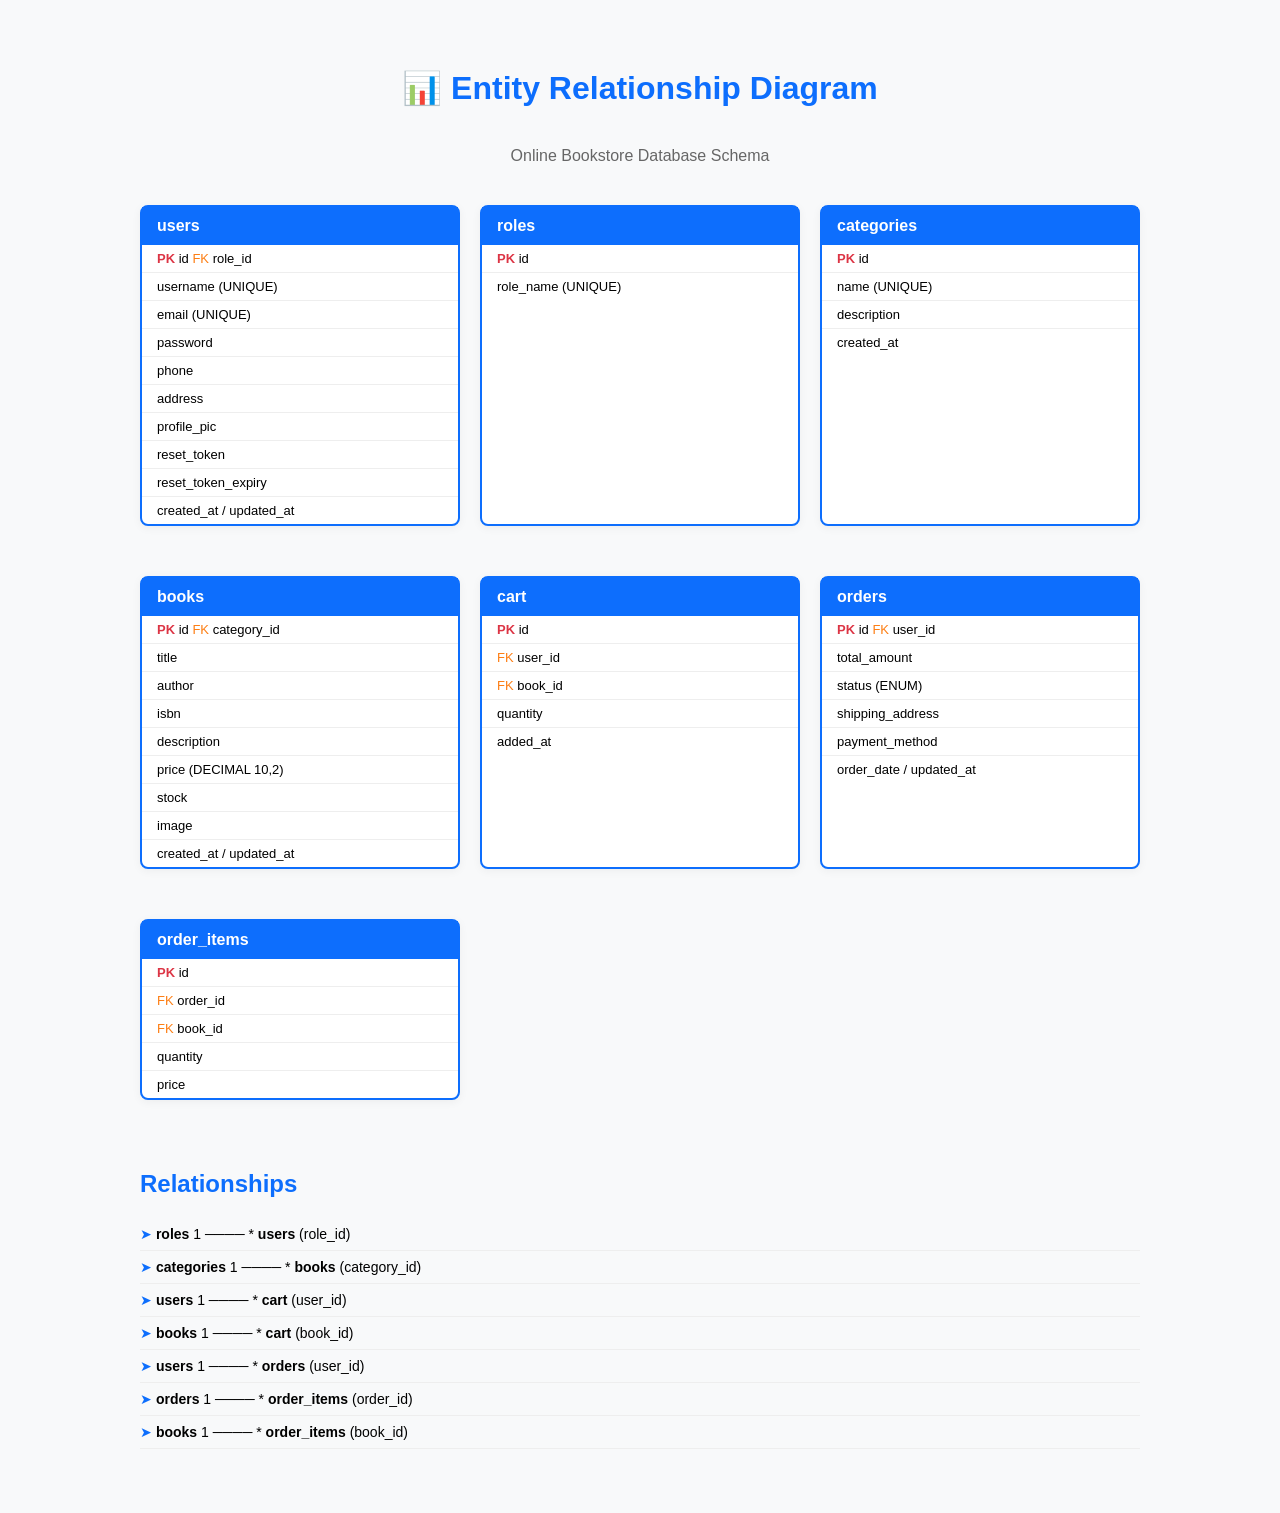
<file: docs/er_diagram.html>
<!DOCTYPE html>
<html lang="en">
<head>
    <meta charset="UTF-8">
    <title>ER Diagram - Online Bookstore</title>
    <style>
        body { font-family: 'Segoe UI', sans-serif; background: #f8f9fa; padding: 40px; }
        .container { max-width: 1000px; margin: auto; }
        h1 { text-align: center; color: #0d6efd; margin-bottom: 40px; }
        .entity { fill: #0d6efd; }
        .entity text { fill: white; font-size: 14px; font-weight: bold; }
        .attr text { font-size: 11px; }
        .attr.pk { font-weight: bold; fill: #dc3545; }
        .attr.fk { fill: #fd7e14; }
        .line { stroke: #666; stroke-width: 1.5; fill: none; }
        .label { font-size: 11px; fill: #666; }
        .table-box { border: 2px solid #0d6efd; border-radius: 8px; margin-bottom: 30px; background: white; box-shadow: 0 2px 10px rgba(0,0,0,0.05); }
        .table-box h3 { background: #0d6efd; color: white; margin: 0; padding: 10px 15px; font-size: 16px; }
        .table-box table { width: 100%; border-collapse: collapse; }
        .table-box td { padding: 6px 15px; border-bottom: 1px solid #eee; font-size: 13px; }
        .table-box tr:last-child td { border-bottom: none; }
        .pk { color: #dc3545; font-weight: bold; }
        .fk { color: #fd7e14; }
        .relations { margin-top: 40px; }
        .relations h2 { color: #0d6efd; }
        .relations ul { list-style: none; padding: 0; }
        .relations li { padding: 8px 0; border-bottom: 1px solid #eee; font-size: 14px; }
        .relations li:before { content: "➤ "; color: #0d6efd; }
    </style>
</head>
<body>
    <div class="container">
        <h1>📊 Entity Relationship Diagram</h1>
        <p style="text-align:center; color:#666; margin-bottom:40px;">Online Bookstore Database Schema</p>

        <div style="display: grid; grid-template-columns: repeat(auto-fit, minmax(280px, 1fr)); gap: 20px;">
            <!-- Users -->
            <div class="table-box">
                <h3>users</h3>
                <table>
                    <tr><td><span class="pk">PK</span> id <span class="fk">FK</span> role_id</td></tr>
                    <tr><td>username (UNIQUE)</td></tr>
                    <tr><td>email (UNIQUE)</td></tr>
                    <tr><td>password</td></tr>
                    <tr><td>phone</td></tr>
                    <tr><td>address</td></tr>
                    <tr><td>profile_pic</td></tr>
                    <tr><td>reset_token</td></tr>
                    <tr><td>reset_token_expiry</td></tr>
                    <tr><td>created_at / updated_at</td></tr>
                </table>
            </div>

            <!-- Roles -->
            <div class="table-box">
                <h3>roles</h3>
                <table>
                    <tr><td><span class="pk">PK</span> id</td></tr>
                    <tr><td>role_name (UNIQUE)</td></tr>
                </table>
            </div>

            <!-- Categories -->
            <div class="table-box">
                <h3>categories</h3>
                <table>
                    <tr><td><span class="pk">PK</span> id</td></tr>
                    <tr><td>name (UNIQUE)</td></tr>
                    <tr><td>description</td></tr>
                    <tr><td>created_at</td></tr>
                </table>
            </div>

            <!-- Books -->
            <div class="table-box">
                <h3>books</h3>
                <table>
                    <tr><td><span class="pk">PK</span> id <span class="fk">FK</span> category_id</td></tr>
                    <tr><td>title</td></tr>
                    <tr><td>author</td></tr>
                    <tr><td>isbn</td></tr>
                    <tr><td>description</td></tr>
                    <tr><td>price (DECIMAL 10,2)</td></tr>
                    <tr><td>stock</td></tr>
                    <tr><td>image</td></tr>
                    <tr><td>created_at / updated_at</td></tr>
                </table>
            </div>

            <!-- Cart -->
            <div class="table-box">
                <h3>cart</h3>
                <table>
                    <tr><td><span class="pk">PK</span> id</td></tr>
                    <tr><td><span class="fk">FK</span> user_id</td></tr>
                    <tr><td><span class="fk">FK</span> book_id</td></tr>
                    <tr><td>quantity</td></tr>
                    <tr><td>added_at</td></tr>
                </table>
            </div>

            <!-- Orders -->
            <div class="table-box">
                <h3>orders</h3>
                <table>
                    <tr><td><span class="pk">PK</span> id <span class="fk">FK</span> user_id</td></tr>
                    <tr><td>total_amount</td></tr>
                    <tr><td>status (ENUM)</td></tr>
                    <tr><td>shipping_address</td></tr>
                    <tr><td>payment_method</td></tr>
                    <tr><td>order_date / updated_at</td></tr>
                </table>
            </div>

            <!-- Order Items -->
            <div class="table-box">
                <h3>order_items</h3>
                <table>
                    <tr><td><span class="pk">PK</span> id</td></tr>
                    <tr><td><span class="fk">FK</span> order_id</td></tr>
                    <tr><td><span class="fk">FK</span> book_id</td></tr>
                    <tr><td>quantity</td></tr>
                    <tr><td>price</td></tr>
                </table>
            </div>
        </div>

        <div class="relations">
            <h2>Relationships</h2>
            <ul>
                <li><strong>roles</strong> 1 ──── * <strong>users</strong> (role_id)</li>
                <li><strong>categories</strong> 1 ──── * <strong>books</strong> (category_id)</li>
                <li><strong>users</strong> 1 ──── * <strong>cart</strong> (user_id)</li>
                <li><strong>books</strong> 1 ──── * <strong>cart</strong> (book_id)</li>
                <li><strong>users</strong> 1 ──── * <strong>orders</strong> (user_id)</li>
                <li><strong>orders</strong> 1 ──── * <strong>order_items</strong> (order_id)</li>
                <li><strong>books</strong> 1 ──── * <strong>order_items</strong> (book_id)</li>
            </ul>
        </div>
    </div>
</body>
</html>
</file>
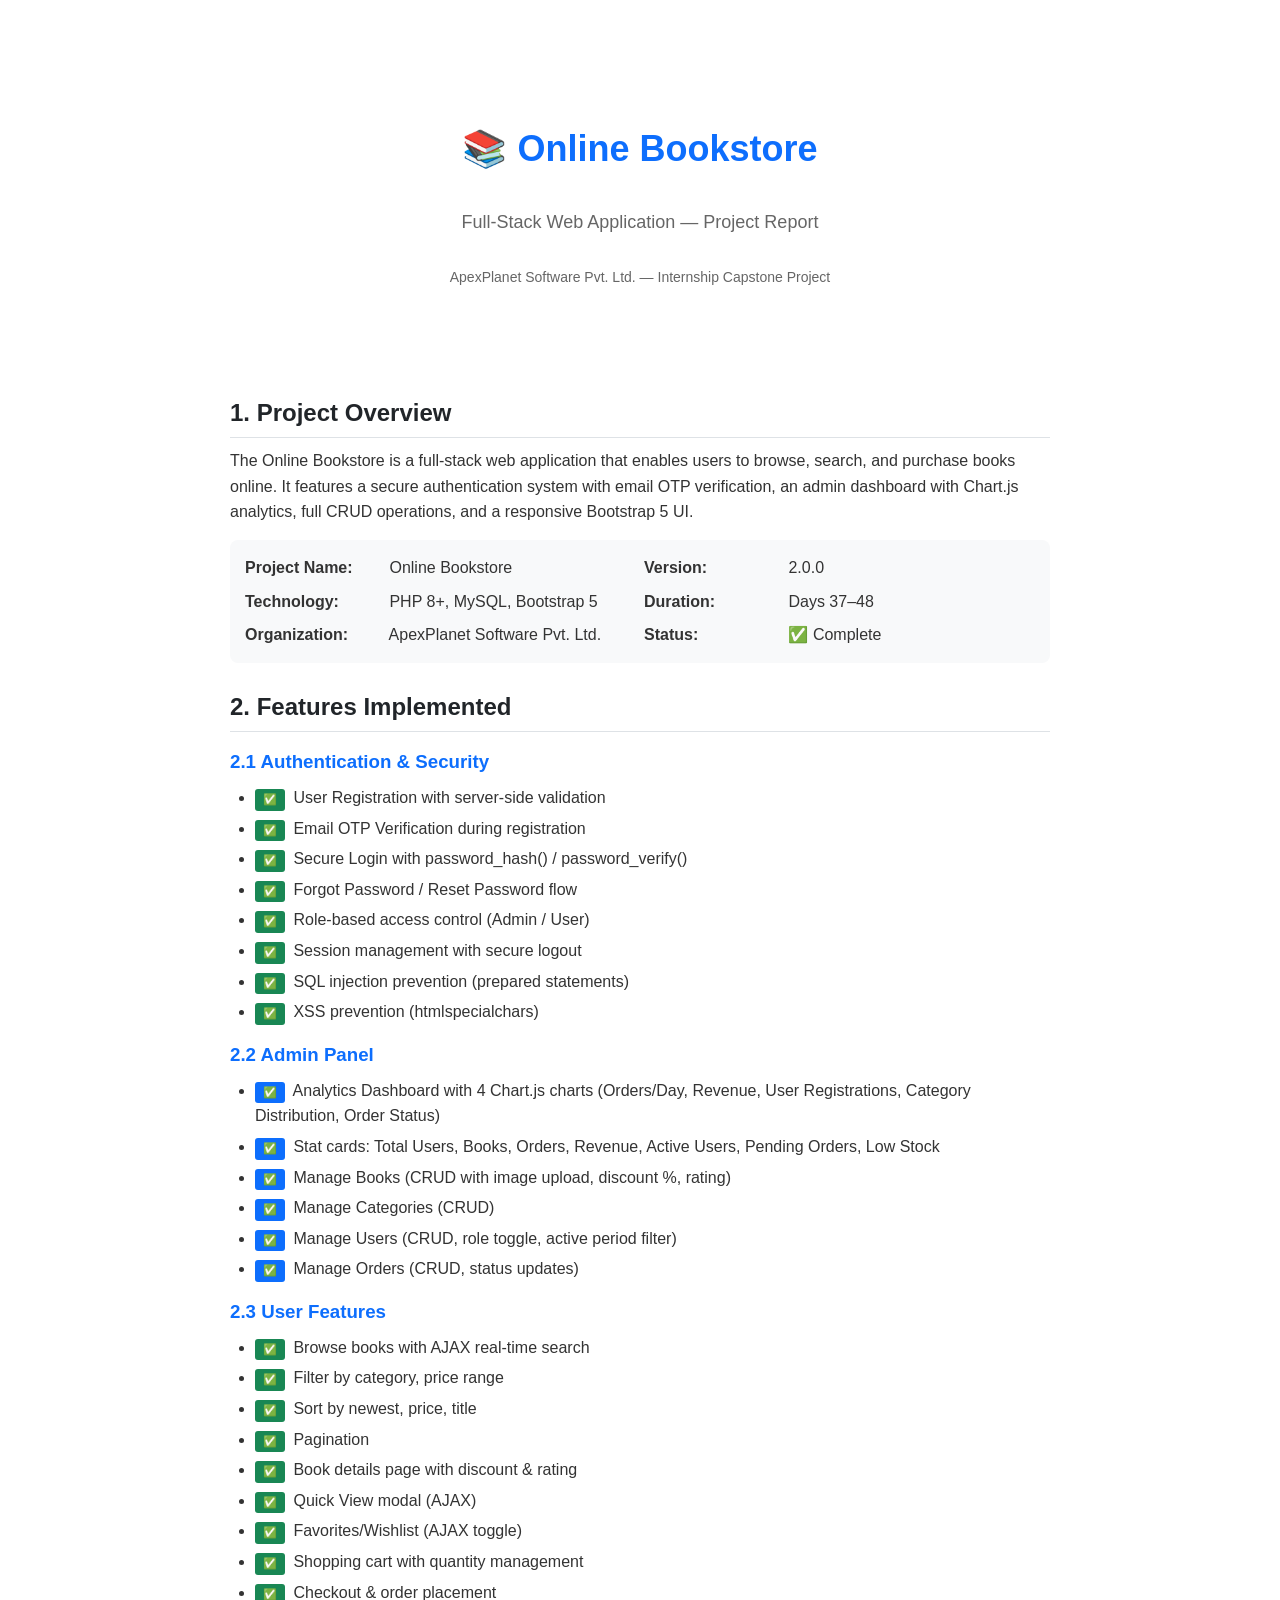
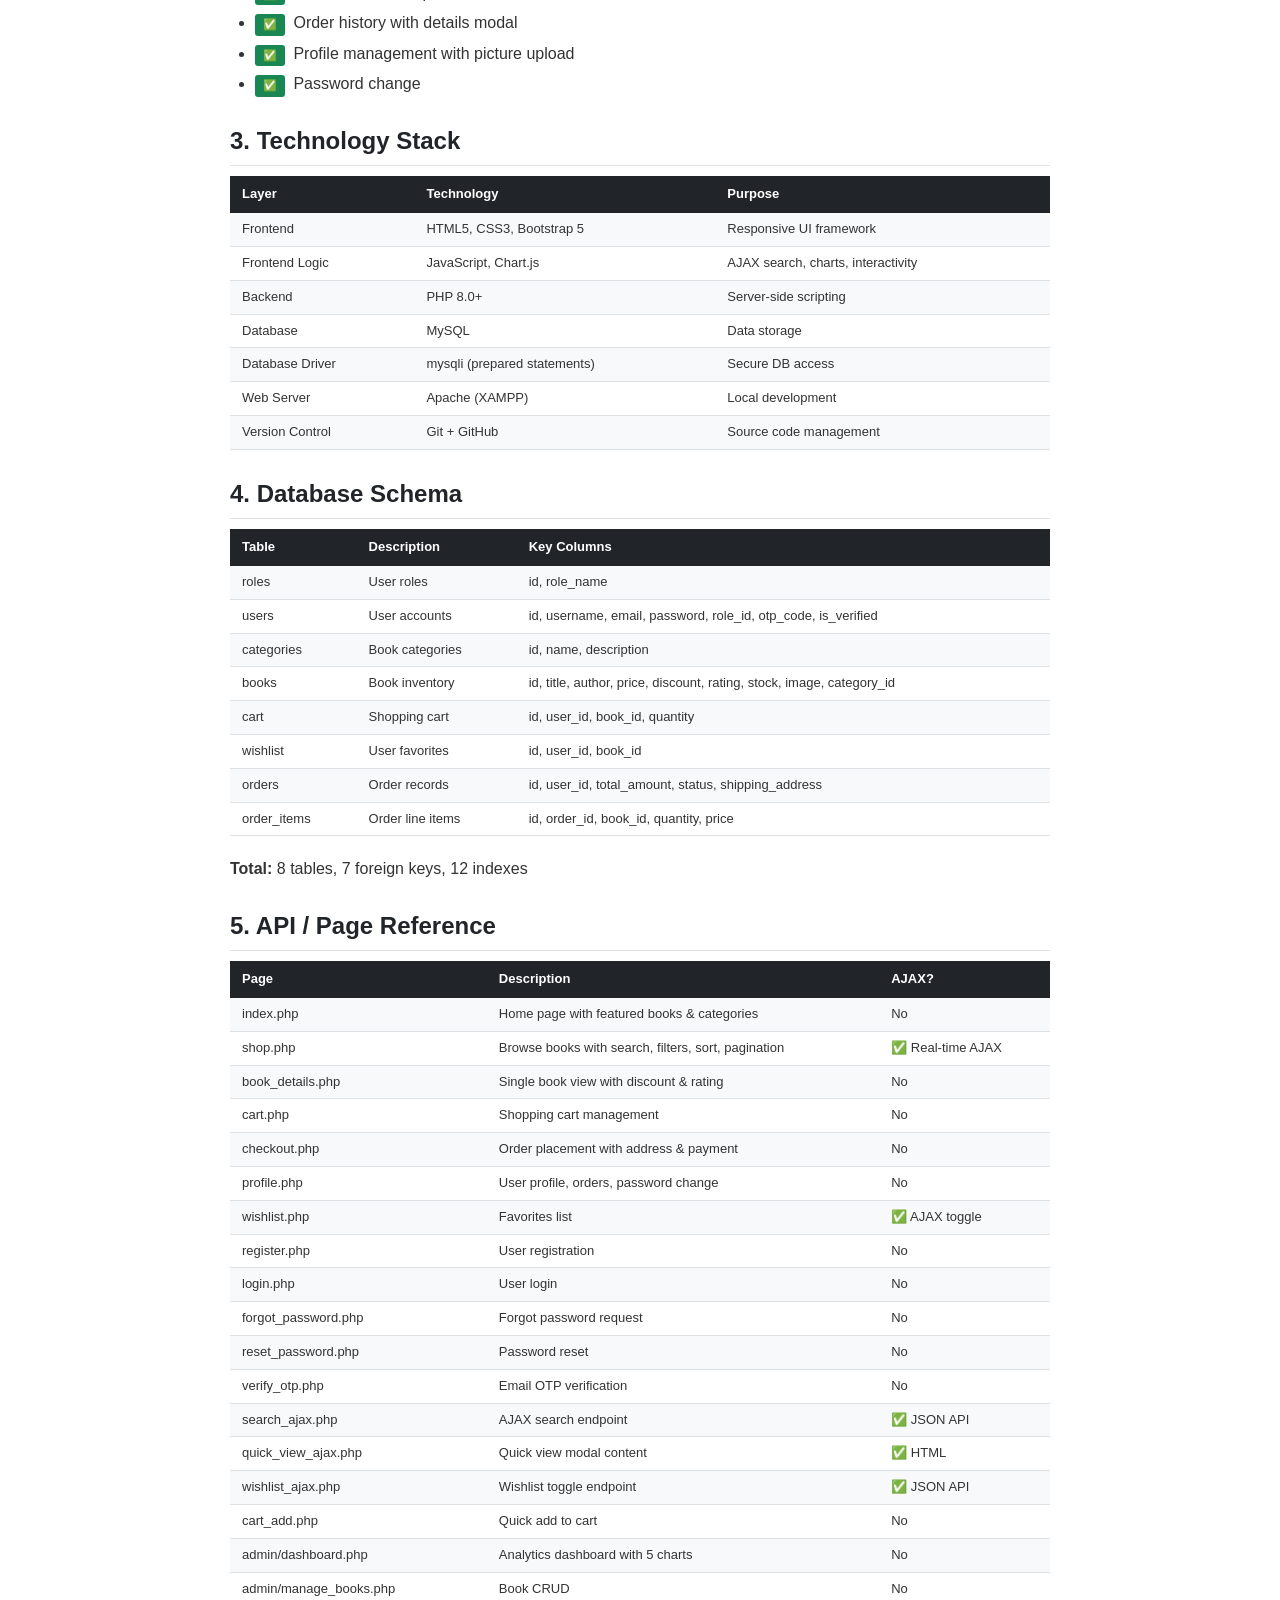
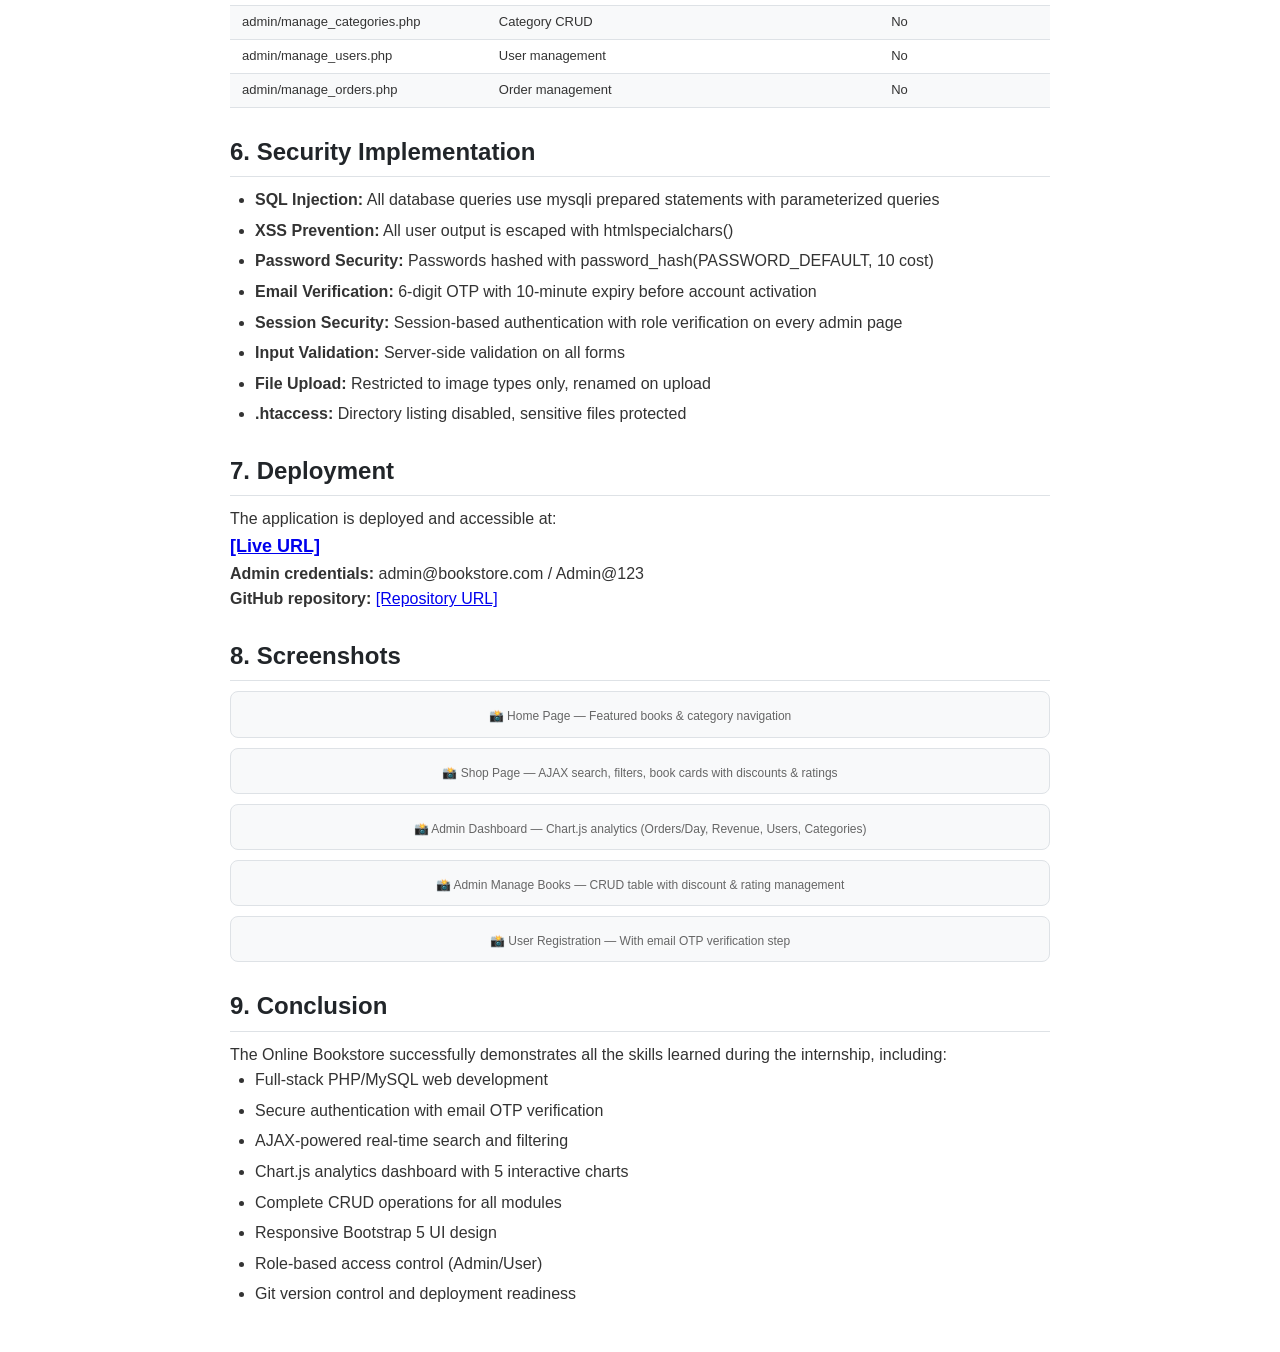
<file: docs/project_report.html>
<!DOCTYPE html>
<html lang="en">
<head>
<meta charset="UTF-8">
<title>Project Report - Online Bookstore</title>
<style>
  @page { margin: 20mm; }
  * { margin: 0; padding: 0; box-sizing: border-box; }
  body { font-family: 'Segoe UI', Arial, sans-serif; color: #333; line-height: 1.6; padding: 40px; max-width: 900px; margin: auto; }
  h1 { color: #0d6efd; border-bottom: 3px solid #0d6efd; padding-bottom: 10px; margin-bottom: 20px; }
  h2 { color: #212529; margin: 25px 0 10px; border-bottom: 1px solid #dee2e6; padding-bottom: 5px; }
  h3 { color: #0d6efd; margin: 15px 0 8px; }
  .cover { text-align: center; padding: 80px 0; }
  .cover h1 { font-size: 36px; border: none; }
  .cover p { font-size: 18px; color: #666; }
  .meta { display: grid; grid-template-columns: 1fr 1fr; gap: 8px; background: #f8f9fa; padding: 15px; border-radius: 8px; margin: 15px 0; }
  .meta strong { display: inline-block; width: 140px; }
  ul, ol { padding-left: 25px; }
  li { margin-bottom: 5px; }
  table { width: 100%; border-collapse: collapse; margin: 10px 0 20px; font-size: 13px; }
  th { background: #212529; color: white; padding: 8px 12px; text-align: left; }
  td { padding: 6px 12px; border-bottom: 1px solid #dee2e6; }
  tr:nth-child(even) { background: #f8f9fa; }
  .badge { display: inline-block; padding: 2px 8px; border-radius: 3px; font-size: 11px; color: white; background: #198754; margin-right: 4px; }
  .badge.blue { background: #0d6efd; }
  .badge.orange { background: #fd7e14; }
  .page-break { page-break-before: always; }
  .screenshot { border: 1px solid #dee2e6; border-radius: 8px; padding: 10px; margin: 10px 0; background: #f8f9fa; text-align: center; }
  .screenshot img { max-width: 100%; height: auto; border: 1px solid #dee2e6; border-radius: 4px; }
  .screenshot p { font-size: 12px; color: #666; margin-top: 5px; }
</style>
</head>
<body>

<div class="cover">
  <h1>📚 Online Bookstore</h1>
  <p>Full-Stack Web Application — Project Report</p>
  <p style="margin-top:30px;font-size:14px;">ApexPlanet Software Pvt. Ltd. — Internship Capstone Project</p>
</div>

<h2>1. Project Overview</h2>
<p>The Online Bookstore is a full-stack web application that enables users to browse, search, and purchase books online. It features a secure authentication system with email OTP verification, an admin dashboard with Chart.js analytics, full CRUD operations, and a responsive Bootstrap 5 UI.</p>

<div class="meta">
  <div><strong>Project Name:</strong> Online Bookstore</div>
  <div><strong>Version:</strong> 2.0.0</div>
  <div><strong>Technology:</strong> PHP 8+, MySQL, Bootstrap 5</div>
  <div><strong>Duration:</strong> Days 37–48</div>
  <div><strong>Organization:</strong> ApexPlanet Software Pvt. Ltd.</div>
  <div><strong>Status:</strong> ✅ Complete</div>
</div>

<h2>2. Features Implemented</h2>

<h3>2.1 Authentication & Security</h3>
<ul>
  <li><span class="badge">✅</span> User Registration with server-side validation</li>
  <li><span class="badge">✅</span> Email OTP Verification during registration</li>
  <li><span class="badge">✅</span> Secure Login with password_hash() / password_verify()</li>
  <li><span class="badge">✅</span> Forgot Password / Reset Password flow</li>
  <li><span class="badge">✅</span> Role-based access control (Admin / User)</li>
  <li><span class="badge">✅</span> Session management with secure logout</li>
  <li><span class="badge">✅</span> SQL injection prevention (prepared statements)</li>
  <li><span class="badge">✅</span> XSS prevention (htmlspecialchars)</li>
</ul>

<h3>2.2 Admin Panel</h3>
<ul>
  <li><span class="badge blue">✅</span> Analytics Dashboard with 4 Chart.js charts (Orders/Day, Revenue, User Registrations, Category Distribution, Order Status)</li>
  <li><span class="badge blue">✅</span> Stat cards: Total Users, Books, Orders, Revenue, Active Users, Pending Orders, Low Stock</li>
  <li><span class="badge blue">✅</span> Manage Books (CRUD with image upload, discount %, rating)</li>
  <li><span class="badge blue">✅</span> Manage Categories (CRUD)</li>
  <li><span class="badge blue">✅</span> Manage Users (CRUD, role toggle, active period filter)</li>
  <li><span class="badge blue">✅</span> Manage Orders (CRUD, status updates)</li>
</ul>

<h3>2.3 User Features</h3>
<ul>
  <li><span class="badge">✅</span> Browse books with AJAX real-time search</li>
  <li><span class="badge">✅</span> Filter by category, price range</li>
  <li><span class="badge">✅</span> Sort by newest, price, title</li>
  <li><span class="badge">✅</span> Pagination</li>
  <li><span class="badge">✅</span> Book details page with discount & rating</li>
  <li><span class="badge">✅</span> Quick View modal (AJAX)</li>
  <li><span class="badge">✅</span> Favorites/Wishlist (AJAX toggle)</li>
  <li><span class="badge">✅</span> Shopping cart with quantity management</li>
  <li><span class="badge">✅</span> Checkout & order placement</li>
  <li><span class="badge">✅</span> Order history with details modal</li>
  <li><span class="badge">✅</span> Profile management with picture upload</li>
  <li><span class="badge">✅</span> Password change</li>
</ul>

<h2>3. Technology Stack</h2>
<table>
  <tr><th>Layer</th><th>Technology</th><th>Purpose</th></tr>
  <tr><td>Frontend</td><td>HTML5, CSS3, Bootstrap 5</td><td>Responsive UI framework</td></tr>
  <tr><td>Frontend Logic</td><td>JavaScript, Chart.js</td><td>AJAX search, charts, interactivity</td></tr>
  <tr><td>Backend</td><td>PHP 8.0+</td><td>Server-side scripting</td></tr>
  <tr><td>Database</td><td>MySQL</td><td>Data storage</td></tr>
  <tr><td>Database Driver</td><td>mysqli (prepared statements)</td><td>Secure DB access</td></tr>
  <tr><td>Web Server</td><td>Apache (XAMPP)</td><td>Local development</td></tr>
  <tr><td>Version Control</td><td>Git + GitHub</td><td>Source code management</td></tr>
</table>

<h2>4. Database Schema</h2>
<table>
  <tr><th>Table</th><th>Description</th><th>Key Columns</th></tr>
  <tr><td>roles</td><td>User roles</td><td>id, role_name</td></tr>
  <tr><td>users</td><td>User accounts</td><td>id, username, email, password, role_id, otp_code, is_verified</td></tr>
  <tr><td>categories</td><td>Book categories</td><td>id, name, description</td></tr>
  <tr><td>books</td><td>Book inventory</td><td>id, title, author, price, discount, rating, stock, image, category_id</td></tr>
  <tr><td>cart</td><td>Shopping cart</td><td>id, user_id, book_id, quantity</td></tr>
  <tr><td>wishlist</td><td>User favorites</td><td>id, user_id, book_id</td></tr>
  <tr><td>orders</td><td>Order records</td><td>id, user_id, total_amount, status, shipping_address</td></tr>
  <tr><td>order_items</td><td>Order line items</td><td>id, order_id, book_id, quantity, price</td></tr>
</table>
<p><strong>Total:</strong> 8 tables, 7 foreign keys, 12 indexes</p>

<h2>5. API / Page Reference</h2>
<table>
  <tr><th>Page</th><th>Description</th><th>AJAX?</th></tr>
  <tr><td>index.php</td><td>Home page with featured books & categories</td><td>No</td></tr>
  <tr><td>shop.php</td><td>Browse books with search, filters, sort, pagination</td><td>✅ Real-time AJAX</td></tr>
  <tr><td>book_details.php</td><td>Single book view with discount & rating</td><td>No</td></tr>
  <tr><td>cart.php</td><td>Shopping cart management</td><td>No</td></tr>
  <tr><td>checkout.php</td><td>Order placement with address & payment</td><td>No</td></tr>
  <tr><td>profile.php</td><td>User profile, orders, password change</td><td>No</td></tr>
  <tr><td>wishlist.php</td><td>Favorites list</td><td>✅ AJAX toggle</td></tr>
  <tr><td>register.php</td><td>User registration</td><td>No</td></tr>
  <tr><td>login.php</td><td>User login</td><td>No</td></tr>
  <tr><td>forgot_password.php</td><td>Forgot password request</td><td>No</td></tr>
  <tr><td>reset_password.php</td><td>Password reset</td><td>No</td></tr>
  <tr><td>verify_otp.php</td><td>Email OTP verification</td><td>No</td></tr>
  <tr><td>search_ajax.php</td><td>AJAX search endpoint</td><td>✅ JSON API</td></tr>
  <tr><td>quick_view_ajax.php</td><td>Quick view modal content</td><td>✅ HTML</td></tr>
  <tr><td>wishlist_ajax.php</td><td>Wishlist toggle endpoint</td><td>✅ JSON API</td></tr>
  <tr><td>cart_add.php</td><td>Quick add to cart</td><td>No</td></tr>
  <tr><td>admin/dashboard.php</td><td>Analytics dashboard with 5 charts</td><td>No</td></tr>
  <tr><td>admin/manage_books.php</td><td>Book CRUD</td><td>No</td></tr>
  <tr><td>admin/manage_categories.php</td><td>Category CRUD</td><td>No</td></tr>
  <tr><td>admin/manage_users.php</td><td>User management</td><td>No</td></tr>
  <tr><td>admin/manage_orders.php</td><td>Order management</td><td>No</td></tr>
</table>

<h2>6. Security Implementation</h2>
<ul>
  <li><strong>SQL Injection:</strong> All database queries use mysqli prepared statements with parameterized queries</li>
  <li><strong>XSS Prevention:</strong> All user output is escaped with htmlspecialchars()</li>
  <li><strong>Password Security:</strong> Passwords hashed with password_hash(PASSWORD_DEFAULT, 10 cost)</li>
  <li><strong>Email Verification:</strong> 6-digit OTP with 10-minute expiry before account activation</li>
  <li><strong>Session Security:</strong> Session-based authentication with role verification on every admin page</li>
  <li><strong>Input Validation:</strong> Server-side validation on all forms</li>
  <li><strong>File Upload:</strong> Restricted to image types only, renamed on upload</li>
  <li><strong>.htaccess:</strong> Directory listing disabled, sensitive files protected</li>
</ul>

<h2>7. Deployment</h2>
<p>The application is deployed and accessible at:</p>
<p style="font-size:18px;font-weight:bold;color:#0d6efd;"><a href="#">[Live URL]</a></p>
<p><strong>Admin credentials:</strong> admin@bookstore.com / Admin@123</p>
<p><strong>GitHub repository:</strong> <a href="#">[Repository URL]</a></p>

<h2>8. Screenshots</h2>
<div class="screenshot"><p>📸 Home Page — Featured books & category navigation</p></div>
<div class="screenshot"><p>📸 Shop Page — AJAX search, filters, book cards with discounts & ratings</p></div>
<div class="screenshot"><p>📸 Admin Dashboard — Chart.js analytics (Orders/Day, Revenue, Users, Categories)</p></div>
<div class="screenshot"><p>📸 Admin Manage Books — CRUD table with discount & rating management</p></div>
<div class="screenshot"><p>📸 User Registration — With email OTP verification step</p></div>

<h2>9. Conclusion</h2>
<p>The Online Bookstore successfully demonstrates all the skills learned during the internship, including:</p>
<ul>
  <li>Full-stack PHP/MySQL web development</li>
  <li>Secure authentication with email OTP verification</li>
  <li>AJAX-powered real-time search and filtering</li>
  <li>Chart.js analytics dashboard with 5 interactive charts</li>
  <li>Complete CRUD operations for all modules</li>
  <li>Responsive Bootstrap 5 UI design</li>
  <li>Role-based access control (Admin/User)</li>
  <li>Git version control and deployment readiness</li>
</ul>

</body>
</html>
</file>
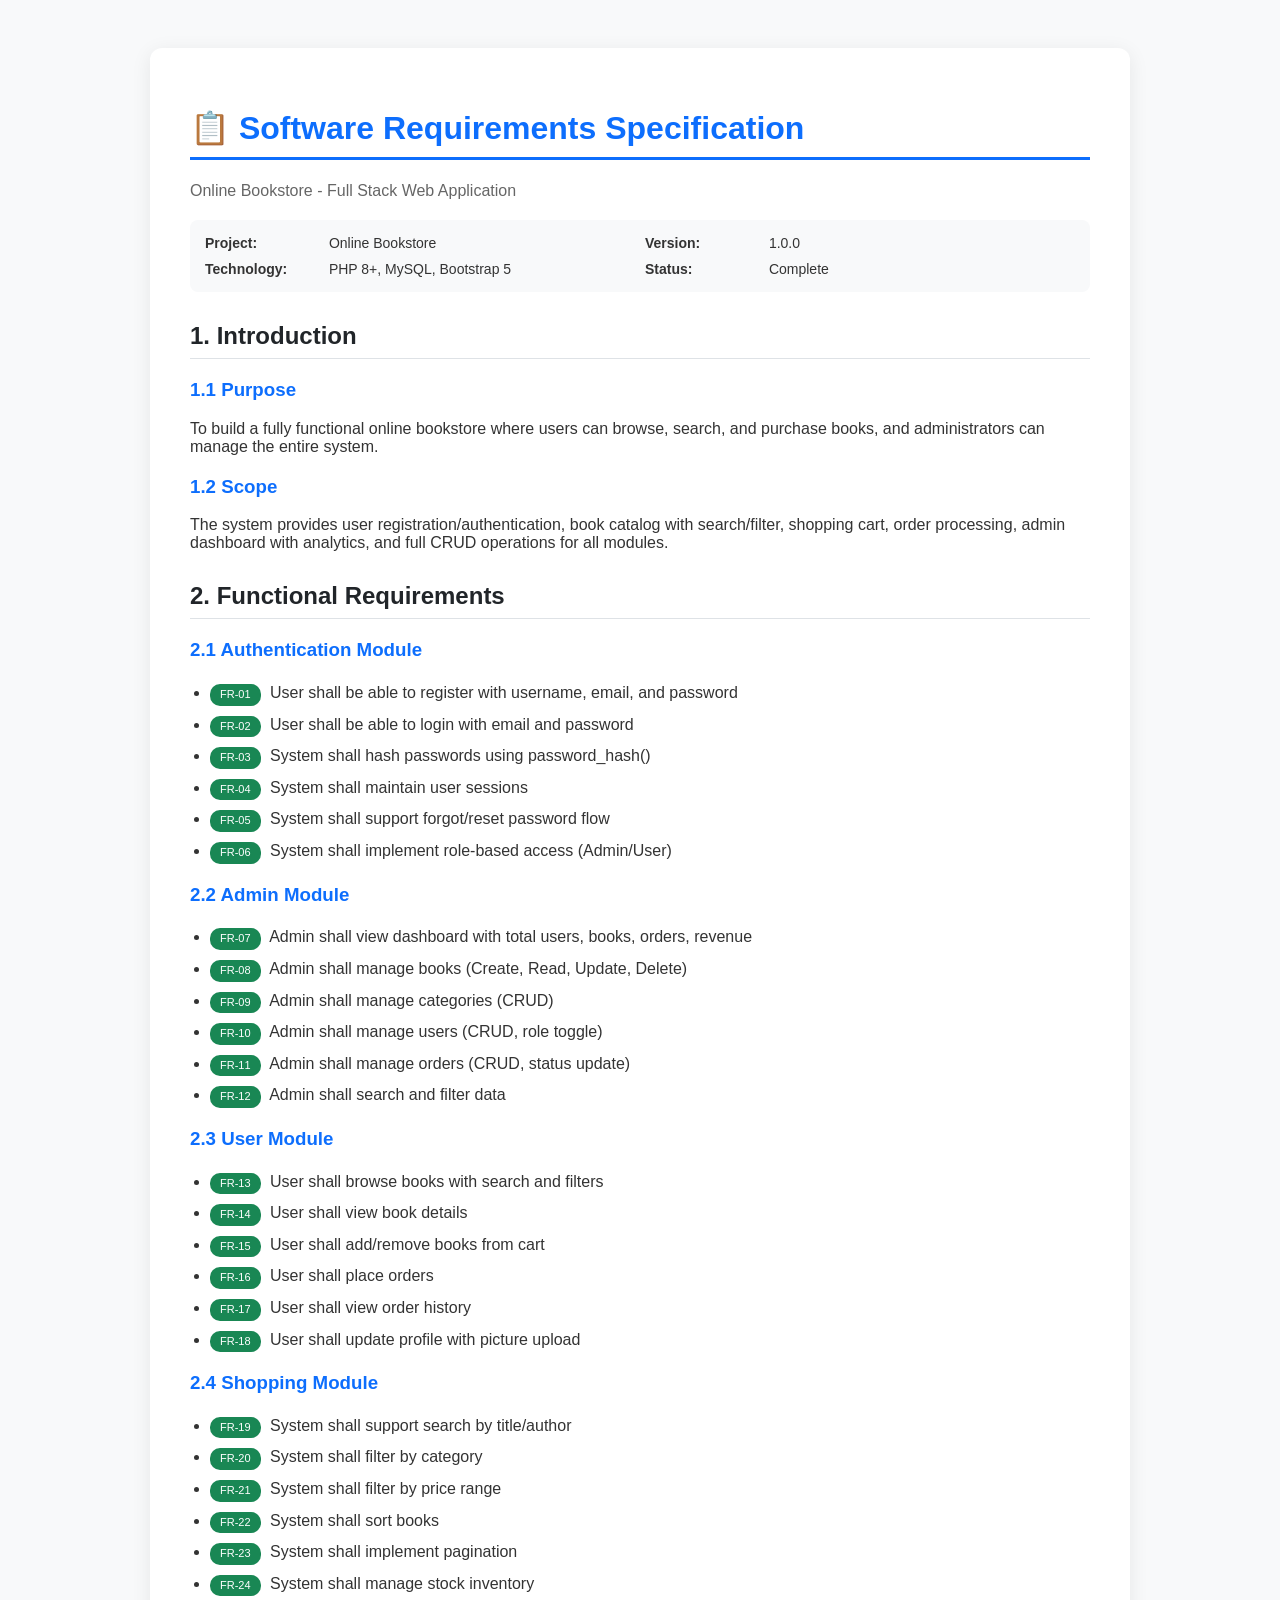
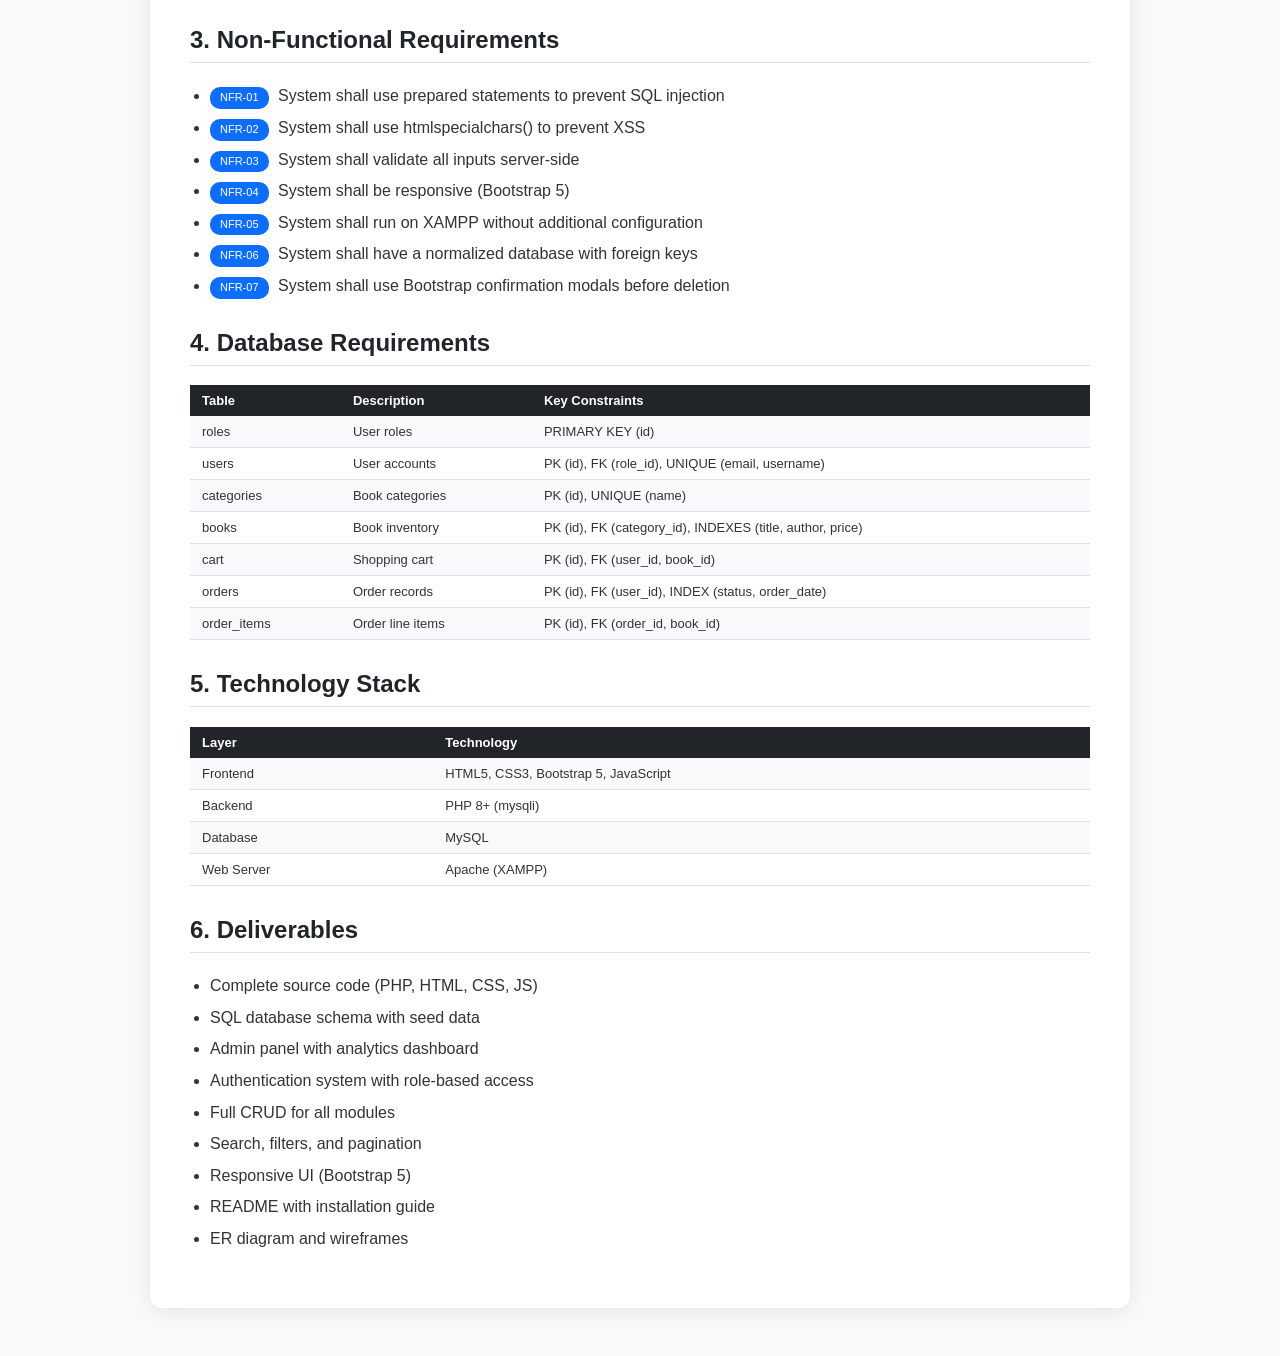
<file: docs/requirements.html>
<!DOCTYPE html>
<html lang="en">
<head>
    <meta charset="UTF-8">
    <title>Requirements - Online Bookstore</title>
    <style>
        body { font-family: 'Segoe UI', sans-serif; background: #f8f9fa; padding: 40px; color: #333; }
        .container { max-width: 900px; margin: auto; background: white; padding: 40px; border-radius: 12px; box-shadow: 0 4px 20px rgba(0,0,0,0.08); }
        h1 { color: #0d6efd; border-bottom: 3px solid #0d6efd; padding-bottom: 10px; }
        h2 { color: #212529; margin-top: 30px; border-bottom: 1px solid #dee2e6; padding-bottom: 8px; }
        h3 { color: #0d6efd; margin-top: 20px; }
        .meta { display: grid; grid-template-columns: 1fr 1fr; gap: 10px; background: #f8f9fa; padding: 15px; border-radius: 8px; margin: 20px 0; }
        .meta div { font-size: 14px; }
        .meta strong { display: inline-block; width: 120px; }
        ul { padding-left: 20px; }
        li { margin-bottom: 6px; line-height: 1.6; }
        .badge { display: inline-block; padding: 2px 10px; border-radius: 10px; font-size: 11px; color: white; margin-right: 5px; }
        .badge.red { background: #dc3545; }
        .badge.green { background: #198754; }
        .badge.blue { background: #0d6efd; }
        .badge.orange { background: #fd7e14; }
        .table { width: 100%; border-collapse: collapse; margin: 15px 0; }
        .table th { background: #212529; color: white; padding: 8px 12px; text-align: left; font-size: 13px; }
        .table td { padding: 8px 12px; border-bottom: 1px solid #dee2e6; font-size: 13px; }
        .table tr:nth-child(even) { background: #f8f9fa; }
    </style>
</head>
<body>
    <div class="container">
        <h1>📋 Software Requirements Specification</h1>
        <p style="color:#666;">Online Bookstore - Full Stack Web Application</p>

        <div class="meta">
            <div><strong>Project:</strong> Online Bookstore</div>
            <div><strong>Version:</strong> 1.0.0</div>
            <div><strong>Technology:</strong> PHP 8+, MySQL, Bootstrap 5</div>
            <div><strong>Status:</strong> Complete</div>
        </div>

        <h2>1. Introduction</h2>
        <h3>1.1 Purpose</h3>
        <p>To build a fully functional online bookstore where users can browse, search, and purchase books, and administrators can manage the entire system.</p>

        <h3>1.2 Scope</h3>
        <p>The system provides user registration/authentication, book catalog with search/filter, shopping cart, order processing, admin dashboard with analytics, and full CRUD operations for all modules.</p>

        <h2>2. Functional Requirements</h2>

        <h3>2.1 Authentication Module</h3>
        <ul>
            <li><span class="badge green">FR-01</span> User shall be able to register with username, email, and password</li>
            <li><span class="badge green">FR-02</span> User shall be able to login with email and password</li>
            <li><span class="badge green">FR-03</span> System shall hash passwords using password_hash()</li>
            <li><span class="badge green">FR-04</span> System shall maintain user sessions</li>
            <li><span class="badge green">FR-05</span> System shall support forgot/reset password flow</li>
            <li><span class="badge green">FR-06</span> System shall implement role-based access (Admin/User)</li>
        </ul>

        <h3>2.2 Admin Module</h3>
        <ul>
            <li><span class="badge green">FR-07</span> Admin shall view dashboard with total users, books, orders, revenue</li>
            <li><span class="badge green">FR-08</span> Admin shall manage books (Create, Read, Update, Delete)</li>
            <li><span class="badge green">FR-09</span> Admin shall manage categories (CRUD)</li>
            <li><span class="badge green">FR-10</span> Admin shall manage users (CRUD, role toggle)</li>
            <li><span class="badge green">FR-11</span> Admin shall manage orders (CRUD, status update)</li>
            <li><span class="badge green">FR-12</span> Admin shall search and filter data</li>
        </ul>

        <h3>2.3 User Module</h3>
        <ul>
            <li><span class="badge green">FR-13</span> User shall browse books with search and filters</li>
            <li><span class="badge green">FR-14</span> User shall view book details</li>
            <li><span class="badge green">FR-15</span> User shall add/remove books from cart</li>
            <li><span class="badge green">FR-16</span> User shall place orders</li>
            <li><span class="badge green">FR-17</span> User shall view order history</li>
            <li><span class="badge green">FR-18</span> User shall update profile with picture upload</li>
        </ul>

        <h3>2.4 Shopping Module</h3>
        <ul>
            <li><span class="badge green">FR-19</span> System shall support search by title/author</li>
            <li><span class="badge green">FR-20</span> System shall filter by category</li>
            <li><span class="badge green">FR-21</span> System shall filter by price range</li>
            <li><span class="badge green">FR-22</span> System shall sort books</li>
            <li><span class="badge green">FR-23</span> System shall implement pagination</li>
            <li><span class="badge green">FR-24</span> System shall manage stock inventory</li>
        </ul>

        <h2>3. Non-Functional Requirements</h2>
        <ul>
            <li><span class="badge blue">NFR-01</span> System shall use prepared statements to prevent SQL injection</li>
            <li><span class="badge blue">NFR-02</span> System shall use htmlspecialchars() to prevent XSS</li>
            <li><span class="badge blue">NFR-03</span> System shall validate all inputs server-side</li>
            <li><span class="badge blue">NFR-04</span> System shall be responsive (Bootstrap 5)</li>
            <li><span class="badge blue">NFR-05</span> System shall run on XAMPP without additional configuration</li>
            <li><span class="badge blue">NFR-06</span> System shall have a normalized database with foreign keys</li>
            <li><span class="badge blue">NFR-07</span> System shall use Bootstrap confirmation modals before deletion</li>
        </ul>

        <h2>4. Database Requirements</h2>
        <table class="table">
            <tr><th>Table</th><th>Description</th><th>Key Constraints</th></tr>
            <tr><td>roles</td><td>User roles</td><td>PRIMARY KEY (id)</td></tr>
            <tr><td>users</td><td>User accounts</td><td>PK (id), FK (role_id), UNIQUE (email, username)</td></tr>
            <tr><td>categories</td><td>Book categories</td><td>PK (id), UNIQUE (name)</td></tr>
            <tr><td>books</td><td>Book inventory</td><td>PK (id), FK (category_id), INDEXES (title, author, price)</td></tr>
            <tr><td>cart</td><td>Shopping cart</td><td>PK (id), FK (user_id, book_id)</td></tr>
            <tr><td>orders</td><td>Order records</td><td>PK (id), FK (user_id), INDEX (status, order_date)</td></tr>
            <tr><td>order_items</td><td>Order line items</td><td>PK (id), FK (order_id, book_id)</td></tr>
        </table>

        <h2>5. Technology Stack</h2>
        <table class="table">
            <tr><th>Layer</th><th>Technology</th></tr>
            <tr><td>Frontend</td><td>HTML5, CSS3, Bootstrap 5, JavaScript</td></tr>
            <tr><td>Backend</td><td>PHP 8+ (mysqli)</td></tr>
            <tr><td>Database</td><td>MySQL</td></tr>
            <tr><td>Web Server</td><td>Apache (XAMPP)</td></tr>
        </table>

        <h2>6. Deliverables</h2>
        <ul>
            <li>Complete source code (PHP, HTML, CSS, JS)</li>
            <li>SQL database schema with seed data</li>
            <li>Admin panel with analytics dashboard</li>
            <li>Authentication system with role-based access</li>
            <li>Full CRUD for all modules</li>
            <li>Search, filters, and pagination</li>
            <li>Responsive UI (Bootstrap 5)</li>
            <li>README with installation guide</li>
            <li>ER diagram and wireframes</li>
        </ul>
    </div>
</body>
</html>
</file>
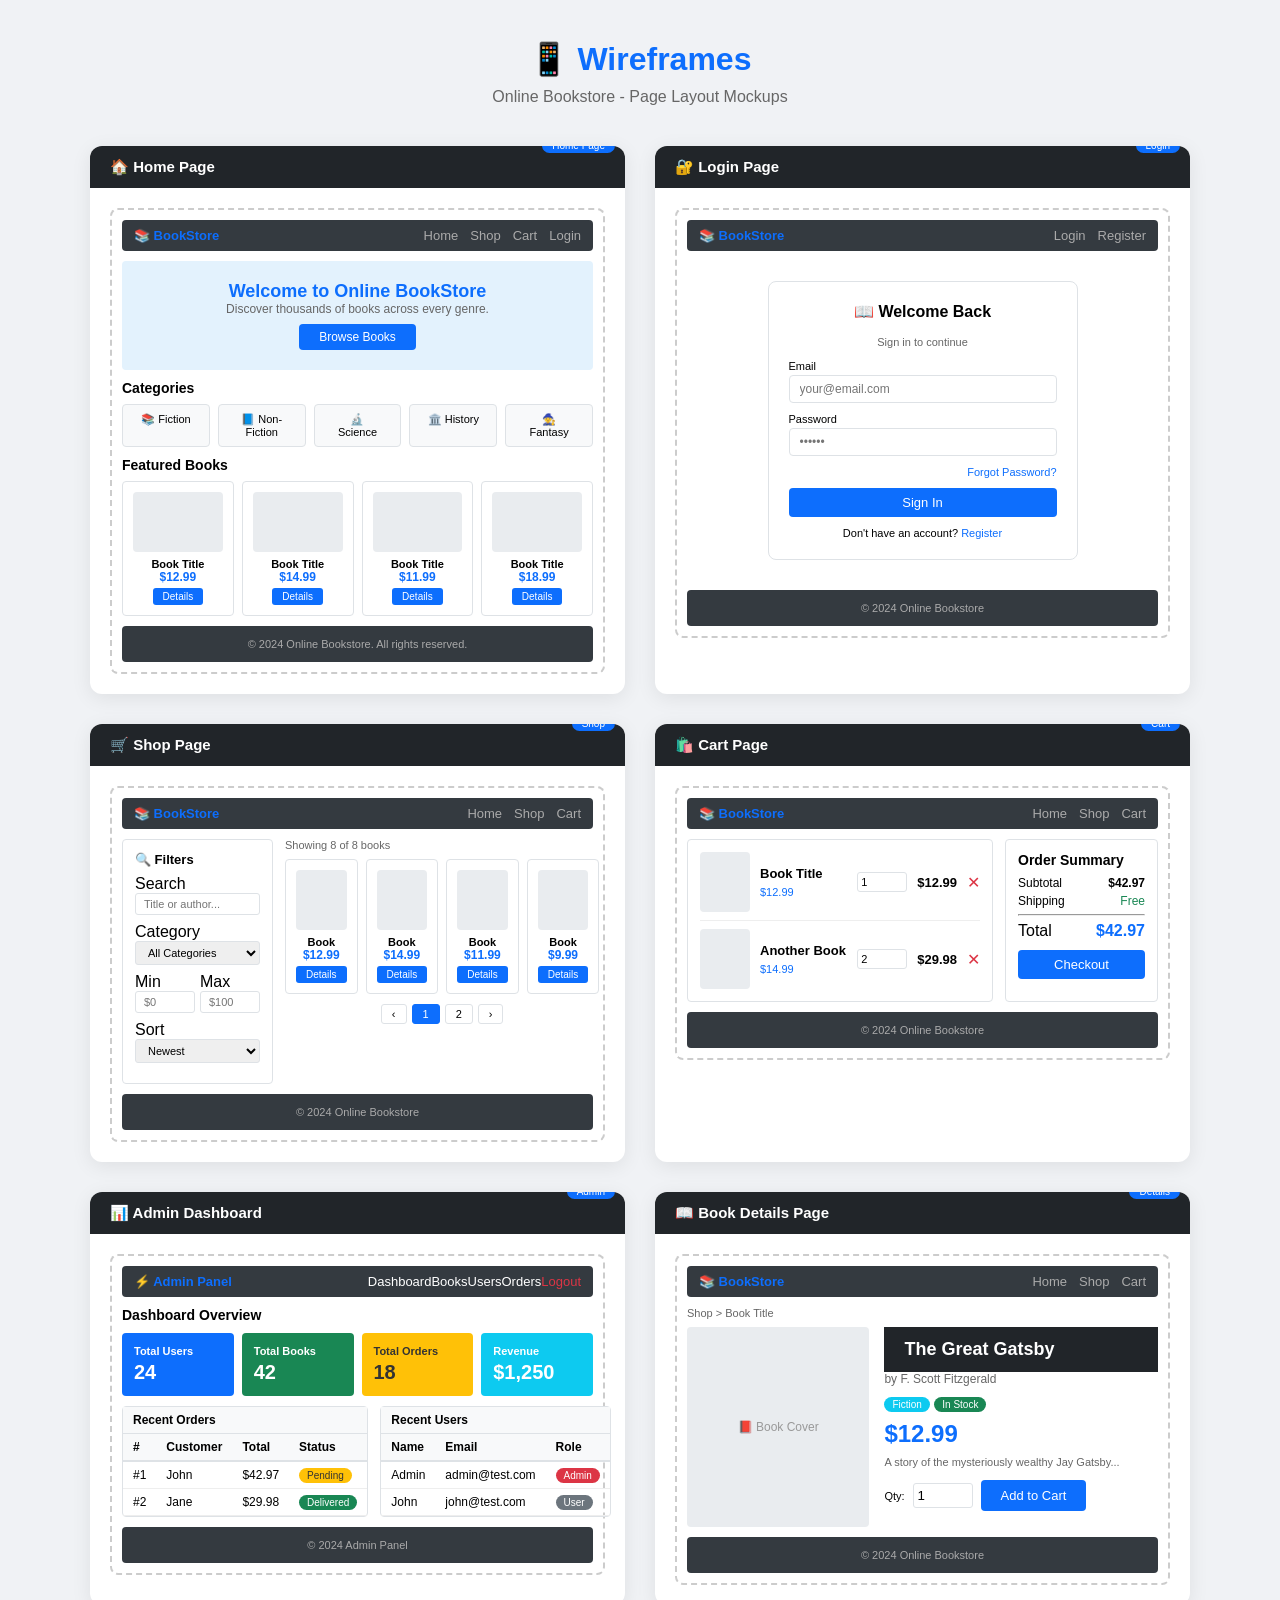
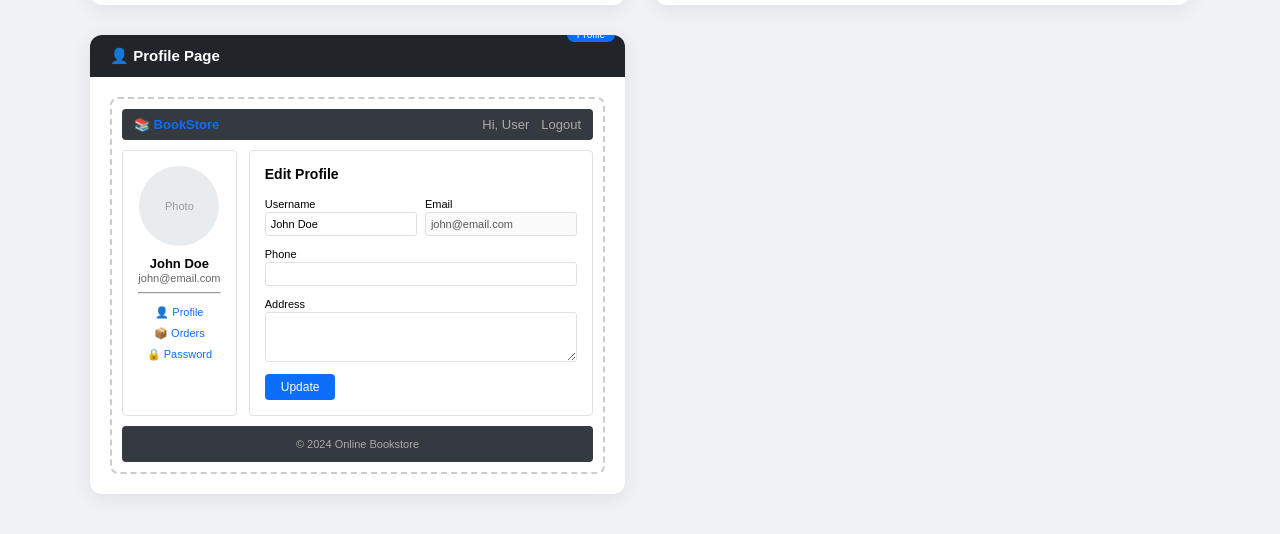
<file: docs/wireframes.html>
<!DOCTYPE html>
<html lang="en">
<head>
    <meta charset="UTF-8">
    <title>Wireframes - Online Bookstore</title>
    <style>
        * { margin: 0; padding: 0; box-sizing: border-box; }
        body { font-family: 'Segoe UI', sans-serif; background: #f0f2f5; padding: 40px; }
        .container { max-width: 1100px; margin: auto; }
        h1 { text-align: center; margin-bottom: 10px; color: #0d6efd; }
        .subtitle { text-align: center; color: #666; margin-bottom: 40px; }
        
        .wireframe-grid {
            display: grid;
            grid-template-columns: repeat(auto-fit, minmax(480px, 1fr));
            gap: 30px;
        }
        
        .wf-card {
            background: white;
            border-radius: 12px;
            box-shadow: 0 4px 20px rgba(0,0,0,0.08);
            overflow: hidden;
        }
        
        .wf-card h3 {
            background: #212529;
            color: white;
            padding: 12px 20px;
            font-size: 15px;
        }
        
        .wf-content {
            padding: 20px;
        }
        
        /* Wireframe common styles */
        .wf { border: 2px dashed #ccc; border-radius: 8px; padding: 10px; font-family: 'Segoe UI', sans-serif; }
        .wf-header { background: #343a40; color: white; padding: 8px 12px; border-radius: 4px; display: flex; justify-content: space-between; font-size: 13px; margin-bottom: 10px; }
        .wf-header .brand { font-weight: bold; color: #0d6efd; }
        .wf-header .nav { display: flex; gap: 12px; }
        .wf-header .nav span { color: #aaa; }
        .wf-hero { background: #e3f2fd; padding: 20px; text-align: center; border-radius: 4px; margin-bottom: 10px; }
        .wf-hero h2 { font-size: 18px; color: #0d6efd; }
        .wf-hero p { font-size: 12px; color: #666; }
        .wf-hero .btn { display: inline-block; background: #0d6efd; color: white; padding: 6px 20px; border-radius: 4px; font-size: 12px; margin-top: 8px; }
        .wf-categories { display: flex; gap: 8px; margin-bottom: 10px; flex-wrap: wrap; }
        .wf-cat { background: #f8f9fa; border: 1px solid #dee2e6; padding: 8px 16px; border-radius: 4px; font-size: 11px; text-align: center; flex: 1; min-width: 60px; }
        .wf-books { display: grid; grid-template-columns: repeat(4, 1fr); gap: 8px; }
        .wf-book { border: 1px solid #dee2e6; border-radius: 4px; padding: 10px; text-align: center; }
        .wf-book .img { height: 60px; background: #e9ecef; border-radius: 4px; margin-bottom: 6px; }
        .wf-book .title { font-size: 11px; font-weight: bold; }
        .wf-book .price { color: #0d6efd; font-size: 12px; font-weight: bold; }
        .wf-book .btn-sm { background: #0d6efd; color: white; padding: 3px 10px; border-radius: 3px; font-size: 10px; display: inline-block; margin-top: 4px; }

        /* Login */
        .wf-login { max-width: 350px; margin: auto; padding: 20px; }
        .wf-login .card { border: 1px solid #dee2e6; border-radius: 8px; padding: 20px; }
        .wf-login .card h4 { text-align: center; margin-bottom: 15px; font-size: 16px; }
        .wf-login .field { margin-bottom: 10px; }
        .wf-login .field label { font-size: 11px; display: block; margin-bottom: 3px; }
        .wf-login .field input { width: 100%; padding: 6px 10px; border: 1px solid #dee2e6; border-radius: 4px; font-size: 12px; }
        .wf-login .btn-primary { background: #0d6efd; color: white; width: 100%; padding: 7px; border: 0; border-radius: 4px; font-size: 13px; }

        /* Admin */
        .wf-admin-header { background: #343a40; color: white; padding: 8px 12px; border-radius: 4px; display: flex; justify-content: space-between; font-size: 13px; margin-bottom: 10px; }
        .wf-admin-header .brand { font-weight: bold; color: #0d6efd; }
        .wf-stats { display: grid; grid-template-columns: repeat(4, 1fr); gap: 8px; margin-bottom: 10px; }
        .wf-stat { padding: 12px; border-radius: 4px; color: white; }
        .wf-stat h6 { font-size: 11px; margin-bottom: 4px; }
        .wf-stat .num { font-size: 20px; font-weight: bold; }
        .wf-stat.primary { background: #0d6efd; }
        .wf-stat.success { background: #198754; }
        .wf-stat.warning { background: #ffc107; color: #333; }
        .wf-stat.info { background: #0dcaf0; }
        .wf-table { width: 100%; border-collapse: collapse; font-size: 12px; }
        .wf-table th { background: #f8f9fa; padding: 6px 10px; text-align: left; border-bottom: 2px solid #dee2e6; }
        .wf-table td { padding: 6px 10px; border-bottom: 1px solid #eee; }
        .wf-badge { padding: 2px 8px; border-radius: 10px; font-size: 10px; color: white; }
        .wf-badge.success { background: #198754; }
        .wf-badge.warning { background: #ffc107; color: #333; }
        .wf-badge.danger { background: #dc3545; }

        .shop-layout { display: grid; grid-template-columns: 1fr 3fr; gap: 12px; }
        .shop-sidebar { border: 1px solid #dee2e6; border-radius: 4px; padding: 12px; }
        .shop-sidebar h5 { font-size: 13px; margin-bottom: 8px; }
        .shop-sidebar .field { margin-bottom: 8px; }
        .shop-sidebar .field input, .shop-sidebar .field select { width: 100%; padding: 4px 8px; border: 1px solid #dee2e6; border-radius: 3px; font-size: 11px; }

        .wf-footer { background: #343a40; color: #aaa; padding: 12px; border-radius: 4px; margin-top: 10px; text-align: center; font-size: 11px; }

        .wf-detail { display: grid; grid-template-columns: 1fr 1.5fr; gap: 15px; }
        .wf-detail .img-large { background: #e9ecef; border-radius: 4px; height: 200px; display: flex; align-items: center; justify-content: center; font-size: 12px; color: #999; }
        
        .page-label { position: absolute; top: -8px; right: 10px; background: #0d6efd; color: white; padding: 2px 10px; border-radius: 10px; font-size: 10px; }
        .wf-card { position: relative; }
    </style>
</head>
<body>
    <div class="container">
        <h1>📱 Wireframes</h1>
        <p class="subtitle">Online Bookstore - Page Layout Mockups</p>

        <div class="wireframe-grid">
            <!-- Home Page -->
            <div class="wf-card">
                <div class="page-label">Home Page</div>
                <h3>🏠 Home Page</h3>
                <div class="wf-content">
                    <div class="wf">
                        <div class="wf-header">
                            <span class="brand">📚 BookStore</span>
                            <div class="nav">
                                <span>Home</span>
                                <span>Shop</span>
                                <span>Cart</span>
                                <span>Login</span>
                            </div>
                        </div>
                        <div class="wf-hero">
                            <h2>Welcome to Online BookStore</h2>
                            <p>Discover thousands of books across every genre.</p>
                            <div class="btn">Browse Books</div>
                        </div>
                        <h5 style="font-size:14px;margin-bottom:8px;">Categories</h5>
                        <div class="wf-categories">
                            <div class="wf-cat">📚 Fiction</div>
                            <div class="wf-cat">📘 Non-Fiction</div>
                            <div class="wf-cat">🔬 Science</div>
                            <div class="wf-cat">🏛️ History</div>
                            <div class="wf-cat">🧙 Fantasy</div>
                        </div>
                        <h5 style="font-size:14px;margin-bottom:8px;">Featured Books</h5>
                        <div class="wf-books">
                            <div class="wf-book"><div class="img"></div><div class="title">Book Title</div><div class="price">$12.99</div><div class="btn-sm">Details</div></div>
                            <div class="wf-book"><div class="img"></div><div class="title">Book Title</div><div class="price">$14.99</div><div class="btn-sm">Details</div></div>
                            <div class="wf-book"><div class="img"></div><div class="title">Book Title</div><div class="price">$11.99</div><div class="btn-sm">Details</div></div>
                            <div class="wf-book"><div class="img"></div><div class="title">Book Title</div><div class="price">$18.99</div><div class="btn-sm">Details</div></div>
                        </div>
                        <div class="wf-footer">© 2024 Online Bookstore. All rights reserved.</div>
                    </div>
                </div>
            </div>

            <!-- Login Page -->
            <div class="wf-card">
                <div class="page-label">Login</div>
                <h3>🔐 Login Page</h3>
                <div class="wf-content">
                    <div class="wf">
                        <div class="wf-header">
                            <span class="brand">📚 BookStore</span>
                            <div class="nav"><span>Login</span><span>Register</span></div>
                        </div>
                        <div class="wf-login">
                            <div class="card">
                                <h4>📖 Welcome Back</h4>
                                <p style="font-size:11px;color:#666;text-align:center;margin-bottom:12px;">Sign in to continue</p>
                                <div class="field"><label>Email</label><input type="text" placeholder="your@email.com"></div>
                                <div class="field"><label>Password</label><input type="password" placeholder="••••••"></div>
                                <div style="text-align:right;font-size:11px;margin-bottom:10px;"><a style="color:#0d6efd;">Forgot Password?</a></div>
                                <button class="btn-primary">Sign In</button>
                                <p style="font-size:11px;text-align:center;margin-top:10px;">Don't have an account? <a style="color:#0d6efd;">Register</a></p>
                            </div>
                        </div>
                        <div class="wf-footer">© 2024 Online Bookstore</div>
                    </div>
                </div>
            </div>

            <!-- Shop Page -->
            <div class="wf-card">
                <div class="page-label">Shop</div>
                <h3>🛒 Shop Page</h3>
                <div class="wf-content">
                    <div class="wf">
                        <div class="wf-header">
                            <span class="brand">📚 BookStore</span>
                            <div class="nav"><span>Home</span><span>Shop</span><span>Cart</span></div>
                        </div>
                        <div class="shop-layout">
                            <div class="shop-sidebar">
                                <h5>🔍 Filters</h5>
                                <div class="field"><label>Search</label><input placeholder="Title or author..."></div>
                                <div class="field"><label>Category</label><select><option>All Categories</option></select></div>
                                <div class="field" style="display:flex;gap:5px;">
                                    <div><label>Min</label><input placeholder="$0" style="width:60px;"></div>
                                    <div><label>Max</label><input placeholder="$100" style="width:60px;"></div>
                                </div>
                                <div class="field"><label>Sort</label><select><option>Newest</option></select></div>
                            </div>
                            <div>
                                <p style="font-size:11px;color:#666;margin-bottom:8px;">Showing 8 of 8 books</p>
                                <div class="wf-books">
                                    <div class="wf-book"><div class="img"></div><div class="title">Book</div><div class="price">$12.99</div><div class="btn-sm">Details</div></div>
                                    <div class="wf-book"><div class="img"></div><div class="title">Book</div><div class="price">$14.99</div><div class="btn-sm">Details</div></div>
                                    <div class="wf-book"><div class="img"></div><div class="title">Book</div><div class="price">$11.99</div><div class="btn-sm">Details</div></div>
                                    <div class="wf-book"><div class="img"></div><div class="title">Book</div><div class="price">$9.99</div><div class="btn-sm">Details</div></div>
                                </div>
                                <div style="display:flex;justify-content:center;gap:5px;margin-top:10px;">
                                    <span style="padding:3px 10px;border:1px solid #dee2e6;border-radius:3px;font-size:11px;">‹</span>
                                    <span style="padding:3px 10px;border:1px solid #0d6efd;background:#0d6efd;color:white;border-radius:3px;font-size:11px;">1</span>
                                    <span style="padding:3px 10px;border:1px solid #dee2e6;border-radius:3px;font-size:11px;">2</span>
                                    <span style="padding:3px 10px;border:1px solid #dee2e6;border-radius:3px;font-size:11px;">›</span>
                                </div>
                            </div>
                        </div>
                        <div class="wf-footer">© 2024 Online Bookstore</div>
                    </div>
                </div>
            </div>

            <!-- Cart Page -->
            <div class="wf-card">
                <div class="page-label">Cart</div>
                <h3>🛍️ Cart Page</h3>
                <div class="wf-content">
                    <div class="wf">
                        <div class="wf-header">
                            <span class="brand">📚 BookStore</span>
                            <div class="nav"><span>Home</span><span>Shop</span><span>Cart</span></div>
                        </div>
                        <div style="display:grid;grid-template-columns:2fr 1fr;gap:12px;margin-top:10px;">
                            <div style="border:1px solid #dee2e6;border-radius:4px;padding:12px;">
                                <div style="display:flex;gap:10px;align-items:center;border-bottom:1px solid #eee;padding-bottom:8px;margin-bottom:8px;">
                                    <div style="width:50px;height:60px;background:#e9ecef;border-radius:4px;"></div>
                                    <div style="flex:1;"><strong style="font-size:13px;">Book Title</strong><br><span style="font-size:11px;color:#0d6efd;">$12.99</span></div>
                                    <div><input style="width:50px;padding:3px;border:1px solid #dee2e6;border-radius:3px;font-size:11px;" value="1"></div>
                                    <div><strong style="font-size:13px;">$12.99</strong></div>
                                    <div style="color:#dc3545;font-size:16px;">✕</div>
                                </div>
                                <div style="display:flex;gap:10px;align-items:center;">
                                    <div style="width:50px;height:60px;background:#e9ecef;border-radius:4px;"></div>
                                    <div style="flex:1;"><strong style="font-size:13px;">Another Book</strong><br><span style="font-size:11px;color:#0d6efd;">$14.99</span></div>
                                    <div><input style="width:50px;padding:3px;border:1px solid #dee2e6;border-radius:3px;font-size:11px;" value="2"></div>
                                    <div><strong style="font-size:13px;">$29.98</strong></div>
                                    <div style="color:#dc3545;font-size:16px;">✕</div>
                                </div>
                            </div>
                            <div style="border:1px solid #dee2e6;border-radius:4px;padding:12px;">
                                <h5 style="font-size:14px;margin-bottom:8px;">Order Summary</h5>
                                <div style="display:flex;justify-content:space-between;font-size:12px;margin-bottom:4px;"><span>Subtotal</span><strong>$42.97</strong></div>
                                <div style="display:flex;justify-content:space-between;font-size:12px;margin-bottom:4px;"><span>Shipping</span><span style="color:#198754;">Free</span></div>
                                <hr style="margin:6px 0;">
                                <div style="display:flex;justify-content:space-between;font-size:16px;margin-bottom:10px;"><span>Total</span><strong style="color:#0d6efd;">$42.97</strong></div>
                                <div style="background:#0d6efd;color:white;text-align:center;padding:7px;border-radius:4px;font-size:13px;">Checkout</div>
                            </div>
                        </div>
                        <div class="wf-footer">© 2024 Online Bookstore</div>
                    </div>
                </div>
            </div>

            <!-- Admin Dashboard -->
            <div class="wf-card">
                <div class="page-label">Admin</div>
                <h3>📊 Admin Dashboard</h3>
                <div class="wf-content">
                    <div class="wf">
                        <div class="wf-admin-header">
                            <span class="brand">⚡ Admin Panel</span>
                            <div class="nav"><span>Dashboard</span><span>Books</span><span>Users</span><span>Orders</span><span style="color:#dc3545;">Logout</span></div>
                        </div>
                        <h5 style="font-size:14px;margin-bottom:10px;">Dashboard Overview</h5>
                        <div class="wf-stats">
                            <div class="wf-stat primary"><h6>Total Users</h6><div class="num">24</div></div>
                            <div class="wf-stat success"><h6>Total Books</h6><div class="num">42</div></div>
                            <div class="wf-stat warning"><h6>Total Orders</h6><div class="num">18</div></div>
                            <div class="wf-stat info"><h6>Revenue</h6><div class="num">$1,250</div></div>
                        </div>
                        <div style="display:grid;grid-template-columns:1fr 1fr;gap:12px;">
                            <div style="border:1px solid #dee2e6;border-radius:4px;">
                                <div style="background:#f8f9fa;padding:6px 10px;font-size:12px;font-weight:bold;border-bottom:1px solid #dee2e6;">Recent Orders</div>
                                <table class="wf-table">
                                    <tr><th>#</th><th>Customer</th><th>Total</th><th>Status</th></tr>
                                    <tr><td>#1</td><td>John</td><td>$42.97</td><td><span class="wf-badge warning">Pending</span></td></tr>
                                    <tr><td>#2</td><td>Jane</td><td>$29.98</td><td><span class="wf-badge success">Delivered</span></td></tr>
                                </table>
                            </div>
                            <div style="border:1px solid #dee2e6;border-radius:4px;">
                                <div style="background:#f8f9fa;padding:6px 10px;font-size:12px;font-weight:bold;border-bottom:1px solid #dee2e6;">Recent Users</div>
                                <table class="wf-table">
                                    <tr><th>Name</th><th>Email</th><th>Role</th></tr>
                                    <tr><td>Admin</td><td>admin@test.com</td><td><span class="wf-badge danger">Admin</span></td></tr>
                                    <tr><td>John</td><td>john@test.com</td><td><span class="wf-badge" style="background:#6c757d;">User</span></td></tr>
                                </table>
                            </div>
                        </div>
                        <div class="wf-footer">© 2024 Admin Panel</div>
                    </div>
                </div>
            </div>

            <!-- Book Details -->
            <div class="wf-card">
                <div class="page-label">Details</div>
                <h3>📖 Book Details Page</h3>
                <div class="wf-content">
                    <div class="wf">
                        <div class="wf-header">
                            <span class="brand">📚 BookStore</span>
                            <div class="nav"><span>Home</span><span>Shop</span><span>Cart</span></div>
                        </div>
                        <div style="font-size:11px;margin:8px 0;color:#666;">Shop &gt; Book Title</div>
                        <div class="wf-detail">
                            <div class="img-large">📕 Book Cover</div>
                            <div>
                                <h3 style="font-size:18px;">The Great Gatsby</h3>
                                <p style="font-size:12px;color:#666;">by F. Scott Fitzgerald</p>
                                <div style="margin:8px 0;"><span style="background:#0dcaf0;padding:2px 8px;border-radius:10px;font-size:10px;color:white;">Fiction</span> <span style="background:#198754;padding:2px 8px;border-radius:10px;font-size:10px;color:white;">In Stock</span></div>
                                <h2 style="color:#0d6efd;font-size:24px;">$12.99</h2>
                                <p style="font-size:11px;color:#666;margin:8px 0;">A story of the mysteriously wealthy Jay Gatsby...</p>
                                <div style="display:flex;gap:8px;align-items:center;margin-top:12px;">
                                    <label style="font-size:11px;">Qty:</label>
                                    <input style="width:60px;padding:4px;border:1px solid #dee2e6;border-radius:3px;" value="1">
                                    <div style="background:#0d6efd;color:white;padding:8px 20px;border-radius:4px;font-size:13px;">Add to Cart</div>
                                </div>
                            </div>
                        </div>
                        <div class="wf-footer">© 2024 Online Bookstore</div>
                    </div>
                </div>
            </div>

            <!-- Profile -->
            <div class="wf-card">
                <div class="page-label">Profile</div>
                <h3>👤 Profile Page</h3>
                <div class="wf-content">
                    <div class="wf">
                        <div class="wf-header">
                            <span class="brand">📚 BookStore</span>
                            <div class="nav"><span>Hi, User</span><span>Logout</span></div>
                        </div>
                        <div style="display:grid;grid-template-columns:1fr 3fr;gap:12px;margin-top:10px;">
                            <div style="border:1px solid #dee2e6;border-radius:4px;padding:15px;text-align:center;">
                                <div style="width:80px;height:80px;background:#e9ecef;border-radius:50%;margin:0 auto 8px;display:flex;align-items:center;justify-content:center;font-size:11px;color:#999;">Photo</div>
                                <strong style="font-size:13px;">John Doe</strong>
                                <p style="font-size:11px;color:#666;">john@email.com</p>
                                <hr style="margin:8px 0;">
                                <div style="font-size:11px;"><a style="display:block;padding:4px;color:#0d6efd;">👤 Profile</a><a style="display:block;padding:4px;color:#0d6efd;">📦 Orders</a><a style="display:block;padding:4px;color:#0d6efd;">🔒 Password</a></div>
                            </div>
                            <div style="border:1px solid #dee2e6;border-radius:4px;padding:15px;">
                                <h5 style="font-size:14px;margin-bottom:12px;">Edit Profile</h5>
                                <div style="display:grid;grid-template-columns:1fr 1fr;gap:8px;">
                                    <div><label style="font-size:11px;">Username</label><input style="width:100%;padding:5px;border:1px solid #dee2e6;border-radius:3px;font-size:11px;" value="John Doe"></div>
                                    <div><label style="font-size:11px;">Email</label><input style="width:100%;padding:5px;border:1px solid #dee2e6;border-radius:3px;font-size:11px;" value="john@email.com" disabled></div>
                                </div>
                                <div style="margin-top:8px;"><label style="font-size:11px;">Phone</label><input style="width:100%;padding:5px;border:1px solid #dee2e6;border-radius:3px;font-size:11px;"></div>
                                <div style="margin-top:8px;"><label style="font-size:11px;">Address</label><textarea style="width:100%;padding:5px;border:1px solid #dee2e6;border-radius:3px;font-size:11px;height:50px;"></textarea></div>
                                <div style="background:#0d6efd;color:white;display:inline-block;padding:6px 16px;border-radius:4px;font-size:12px;margin-top:8px;">Update</div>
                            </div>
                        </div>
                        <div class="wf-footer">© 2024 Online Bookstore</div>
                    </div>
                </div>
            </div>
        </div>
    </div>
</body>
</html>
</file>
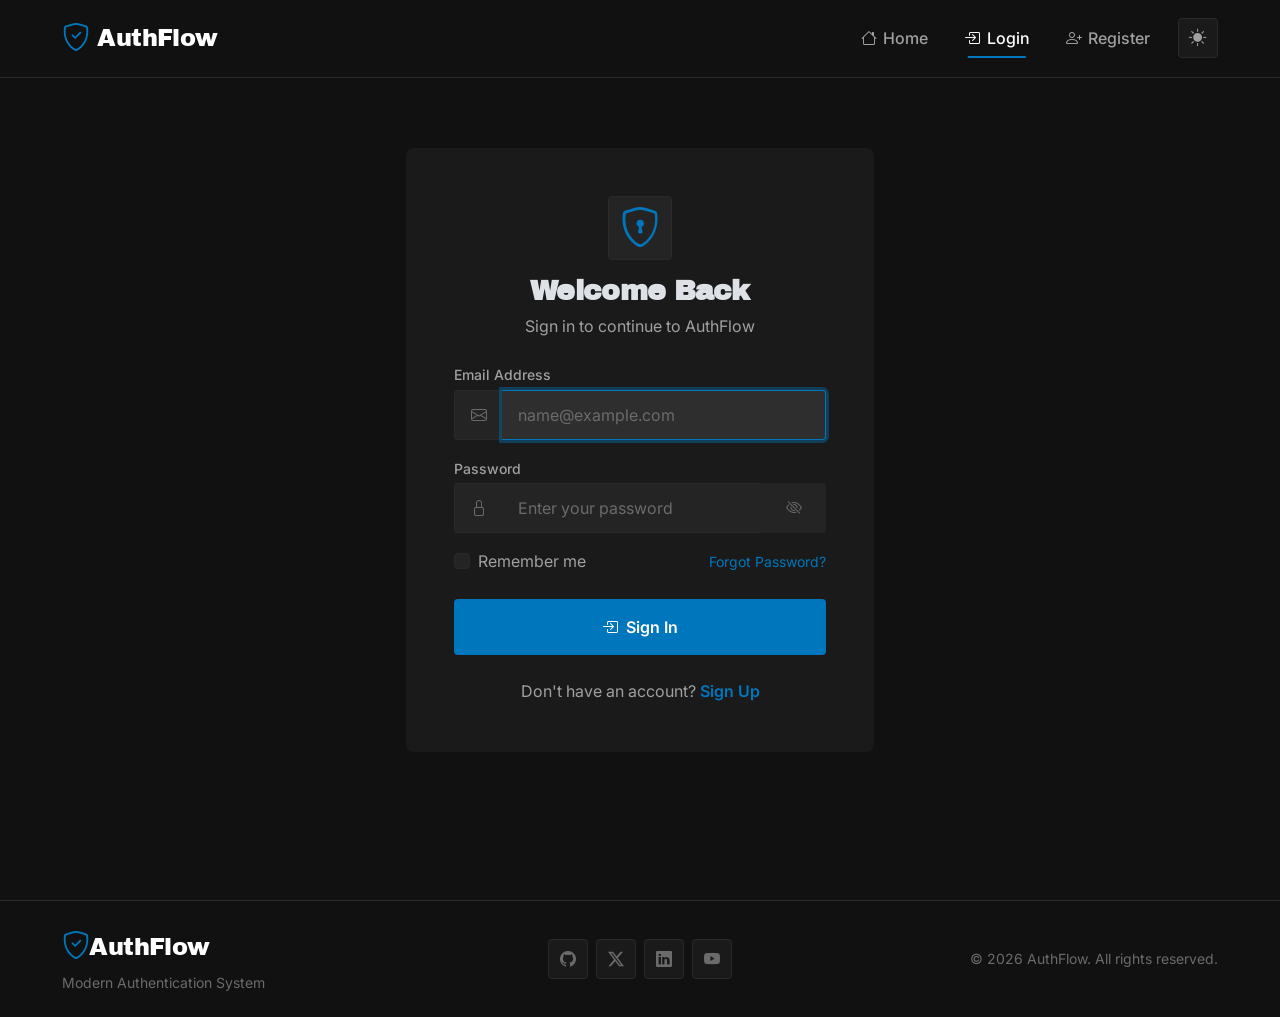
<file: project/login.html>
<!DOCTYPE html>
<html lang="en" data-bs-theme="dark">
<head>
  <meta charset="UTF-8">
  <meta name="viewport" content="width=device-width, initial-scale=1.0">
  <meta name="description" content="Login - AuthFlow Authentication System">
  <title>Login - AuthFlow</title>

  <link href="https://cdn.jsdelivr.net/npm/bootstrap@5.3.2/dist/css/bootstrap.min.css" rel="stylesheet">
  <link rel="stylesheet" href="https://cdn.jsdelivr.net/npm/bootstrap-icons@1.11.3/font/bootstrap-icons.min.css">
  <link href="https://fonts.googleapis.com/css2?family=Archivo+Black&family=Inter:wght@400;500;600;700&family=JetBrains+Mono:wght@400;500&display=swap" rel="stylesheet">
  <link rel="stylesheet" href="css/style.css">
  <link rel="stylesheet" href="css/responsive.css">
</head>
<body>

  <div id="navbar-placeholder"></div>

  <section class="auth-section min-vh-100 d-flex align-items-center">
    <div class="container">
      <div class="row justify-content-center">
        <div class="col-lg-5 col-md-8 col-sm-10">
          <div class="auth-card card border-0" data-aos="fade-up">
            <div class="card-body p-4 p-md-5">
              <div class="text-center mb-4">
                <div class="auth-icon mb-3">
                  <i class="bi bi-shield-lock fs-1"></i>
                </div>
                <h3 class="fw-bold">Welcome Back</h3>
                <p style="color: var(--text-secondary);">Sign in to continue to AuthFlow</p>
              </div>

              <div id="loginAlert" class="alert d-none"></div>

              <form id="loginForm" novalidate>
                <div class="mb-3">
                  <label for="loginEmail" class="form-label">Email Address</label>
                  <div class="input-group">
                    <span class="input-group-text"><i class="bi bi-envelope"></i></span>
                    <input type="email" class="form-control" id="loginEmail" placeholder="name@example.com" required autofocus>
                  </div>
                  <div class="invalid-feedback" id="emailError">Please enter a valid email address.</div>
                </div>

                <div class="mb-3">
                  <label for="loginPassword" class="form-label">Password</label>
                  <div class="input-group">
                    <span class="input-group-text"><i class="bi bi-lock"></i></span>
                    <input type="password" class="form-control" id="loginPassword" placeholder="Enter your password" required minlength="6">
                    <button class="btn btn-outline-secondary toggle-password" type="button">
                      <i class="bi bi-eye-slash"></i>
                    </button>
                  </div>
                  <div class="invalid-feedback" id="passwordError">Password must be at least 6 characters.</div>
                </div>

                <div class="d-flex justify-content-between align-items-center mb-4">
                  <div class="form-check">
                    <input class="form-check-input" type="checkbox" id="rememberMe">
                    <label class="form-check-label" for="rememberMe" style="color: var(--text-secondary);">Remember me</label>
                  </div>
                  <a href="#" class="small" style="color: var(--primary); text-decoration: none;" data-bs-toggle="modal" data-bs-target="#forgotPasswordModal">Forgot Password?</a>
                </div>

                <button type="submit" class="btn btn-primary w-100 py-3 position-relative overflow-hidden" id="loginBtn">
                  <span class="btn-text"><i class="bi bi-box-arrow-in-right me-2"></i>Sign In</span>
                  <span class="btn-loading d-none">
                    <span class="spinner-border spinner-border-sm me-2" role="status"></span>
                    Signing in...
                  </span>
                </button>
              </form>

              <div class="text-center mt-4">
                <p class="mb-0" style="color: var(--text-secondary);">Don't have an account? <a href="register.html" style="color: var(--primary); font-weight: 600;">Sign Up</a></p>
              </div>
            </div>
          </div>
        </div>
      </div>
    </div>
  </section>

  <div class="modal fade" id="forgotPasswordModal" tabindex="-1" aria-hidden="true">
    <div class="modal-dialog modal-dialog-centered">
      <div class="modal-content border-0">
        <div class="modal-header border-0">
          <h5 class="modal-title fw-bold"><i class="bi bi-key me-2" style="color: var(--primary);"></i>Reset Password</h5>
          <button type="button" class="btn-close" data-bs-dismiss="modal"></button>
        </div>
        <div class="modal-body">
          <p class="small" style="color: var(--text-secondary);">Enter your email address and we'll send you a link to reset your password.</p>
          <div class="mb-3">
            <label for="resetEmail" class="form-label">Email Address</label>
            <input type="email" class="form-control" id="resetEmail" placeholder="name@example.com">
            <div class="invalid-feedback">Please enter a valid email.</div>
          </div>
        </div>
        <div class="modal-footer border-0">
          <button type="button" class="btn btn-light" data-bs-dismiss="modal">Cancel</button>
          <button type="button" class="btn btn-primary px-4" id="resetBtn">Send Reset Link</button>
        </div>
      </div>
    </div>
  </div>

  <div id="footer-placeholder"></div>

  <div id="toast-container" class="toast-container position-fixed bottom-0 end-0 p-3"></div>

  <div class="back-to-top" id="backToTop">
    <i class="bi bi-arrow-up"></i>
  </div>

  <script src="https://cdn.jsdelivr.net/npm/bootstrap@5.3.2/dist/js/bootstrap.bundle.min.js"></script>
  <script src="js/app.js"></script>
  <script src="js/ajax.js"></script>
  <script src="js/login.js"></script>
</body>
</html>
</file>
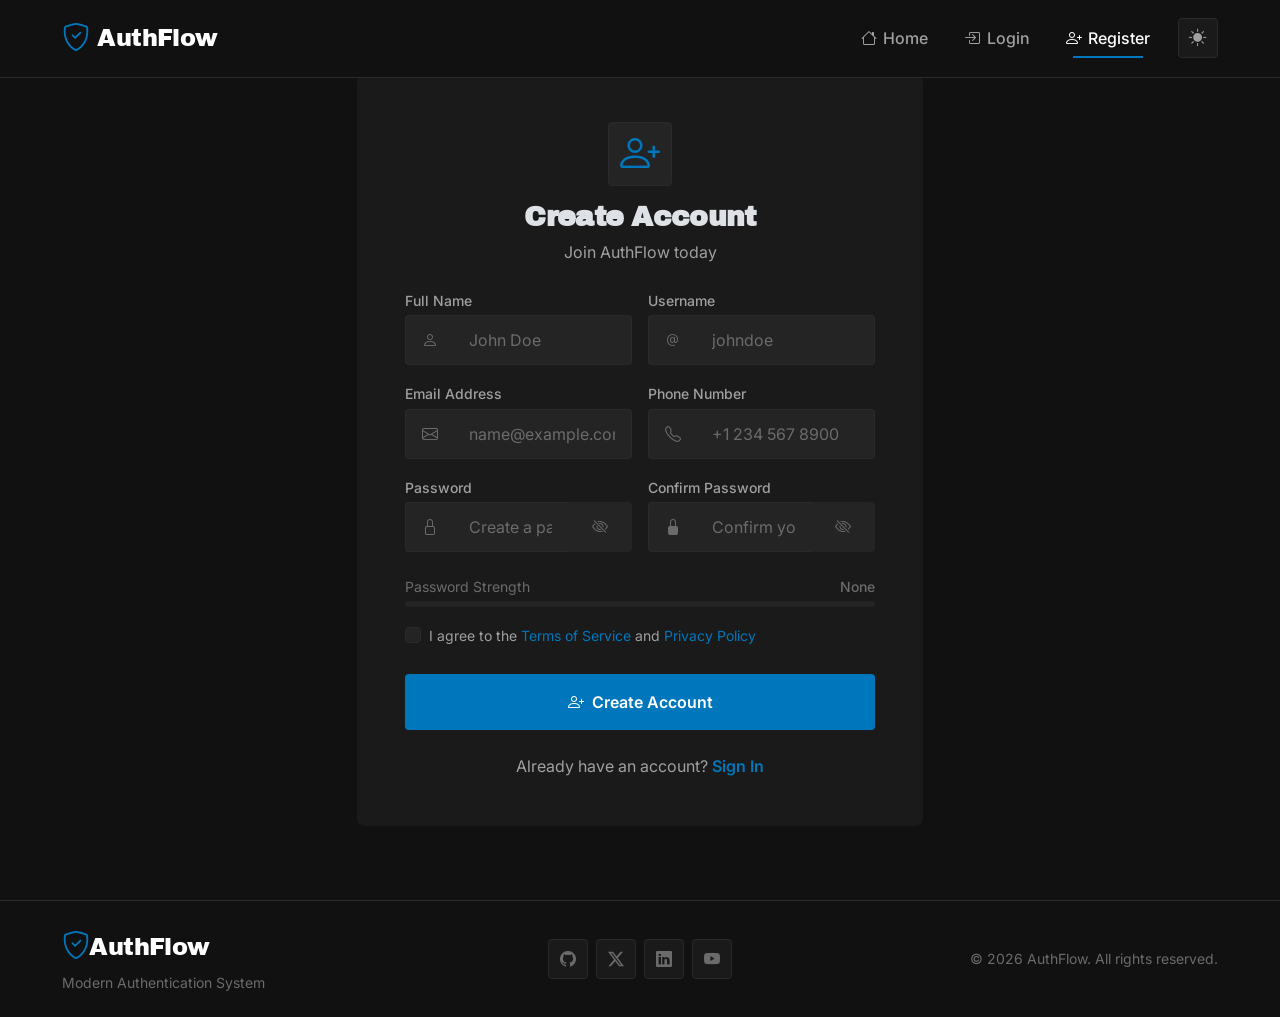
<file: project/register.html>
<!DOCTYPE html>
<html lang="en" data-bs-theme="dark">
<head>
  <meta charset="UTF-8">
  <meta name="viewport" content="width=device-width, initial-scale=1.0">
  <meta name="description" content="Register - AuthFlow Authentication System">
  <title>Register - AuthFlow</title>

  <link href="https://cdn.jsdelivr.net/npm/bootstrap@5.3.2/dist/css/bootstrap.min.css" rel="stylesheet">
  <link rel="stylesheet" href="https://cdn.jsdelivr.net/npm/bootstrap-icons@1.11.3/font/bootstrap-icons.min.css">
  <link href="https://fonts.googleapis.com/css2?family=Archivo+Black&family=Inter:wght@400;500;600;700&family=JetBrains+Mono:wght@400;500&display=swap" rel="stylesheet">
  <link rel="stylesheet" href="css/style.css">
  <link rel="stylesheet" href="css/responsive.css">
</head>
<body>

  <div id="navbar-placeholder"></div>

  <section class="auth-section min-vh-100 d-flex align-items-center py-4">
    <div class="container">
      <div class="row justify-content-center">
        <div class="col-lg-6 col-md-8 col-sm-10">
          <div class="auth-card card border-0" data-aos="fade-up">
            <div class="card-body p-4 p-md-5">
              <div class="text-center mb-4">
                <div class="auth-icon mb-3">
                  <i class="bi bi-person-plus fs-1"></i>
                </div>
                <h3 class="fw-bold">Create Account</h3>
                <p style="color: var(--text-secondary);">Join AuthFlow today</p>
              </div>

              <div id="registerAlert" class="alert d-none"></div>

              <form id="registerForm" novalidate>
                <div class="row g-3">
                  <div class="col-md-6">
                    <label for="fullName" class="form-label">Full Name</label>
                    <div class="input-group">
                      <span class="input-group-text"><i class="bi bi-person"></i></span>
                      <input type="text" class="form-control" id="fullName" placeholder="John Doe" required minlength="3">
                    </div>
                    <div class="invalid-feedback">Name must be at least 3 characters.</div>
                  </div>

                  <div class="col-md-6">
                    <label for="username" class="form-label">Username</label>
                    <div class="input-group">
                      <span class="input-group-text"><i class="bi bi-at"></i></span>
                      <input type="text" class="form-control" id="username" placeholder="johndoe" required minlength="3" maxlength="20" pattern="[a-zA-Z0-9_]+">
                    </div>
                    <div class="invalid-feedback">Username must be 3-20 characters (letters, numbers, underscores only).</div>
                    <div class="valid-feedback d-none" id="usernameAvailable">
                      <i class="bi bi-check-circle me-1"></i>Username available!
                    </div>
                  </div>

                  <div class="col-md-6">
                    <label for="registerEmail" class="form-label">Email Address</label>
                    <div class="input-group">
                      <span class="input-group-text"><i class="bi bi-envelope"></i></span>
                      <input type="email" class="form-control" id="registerEmail" placeholder="name@example.com" required>
                    </div>
                    <div class="invalid-feedback">Please enter a valid email address.</div>
                  </div>

                  <div class="col-md-6">
                    <label for="phoneNumber" class="form-label">Phone Number</label>
                    <div class="input-group">
                      <span class="input-group-text"><i class="bi bi-telephone"></i></span>
                      <input type="tel" class="form-control" id="phoneNumber" placeholder="+1 234 567 8900" pattern="[\+\d\s\-\(\)]{10,20}" required>
                    </div>
                    <div class="invalid-feedback">Please enter a valid phone number.</div>
                  </div>

                  <div class="col-md-6">
                    <label for="registerPassword" class="form-label">Password</label>
                    <div class="input-group">
                      <span class="input-group-text"><i class="bi bi-lock"></i></span>
                      <input type="password" class="form-control" id="registerPassword" placeholder="Create a password" required minlength="6">
                      <button class="btn btn-outline-secondary toggle-password" type="button">
                        <i class="bi bi-eye-slash"></i>
                      </button>
                    </div>
                    <div class="invalid-feedback">Password must be at least 6 characters.</div>
                  </div>

                  <div class="col-md-6">
                    <label for="confirmPassword" class="form-label">Confirm Password</label>
                    <div class="input-group">
                      <span class="input-group-text"><i class="bi bi-lock-fill"></i></span>
                      <input type="password" class="form-control" id="confirmPassword" placeholder="Confirm your password" required>
                      <button class="btn btn-outline-secondary toggle-password" type="button">
                        <i class="bi bi-eye-slash"></i>
                      </button>
                    </div>
                    <div class="invalid-feedback" id="confirmError">Passwords do not match.</div>
                  </div>

                  <div class="col-12">
                    <div class="password-strength-wrapper mt-2">
                      <div class="d-flex justify-content-between mb-1">
                        <small style="color: var(--text-muted);">Password Strength</small>
                        <small style="color: var(--text-muted);" id="strengthText">None</small>
                      </div>
                      <div class="progress" style="height:6px; background: var(--surface-3);">
                        <div class="progress-bar" id="strengthBar" role="progressbar" style="width:0%; background: var(--surface-4);"></div>
                      </div>
                    </div>
                  </div>

                  <div class="col-12">
                    <div class="form-check">
                      <input class="form-check-input" type="checkbox" id="agreeTerms" required>
                      <label class="form-check-label small" for="agreeTerms" style="color: var(--text-secondary);">
                        I agree to the <a href="#" style="color: var(--primary);">Terms of Service</a> and <a href="#" style="color: var(--primary);">Privacy Policy</a>
                      </label>
                      <div class="invalid-feedback">You must agree to the terms.</div>
                    </div>
                  </div>
                </div>

                <button type="submit" class="btn btn-primary w-100 py-3 mt-4 position-relative overflow-hidden" id="registerBtn">
                  <span class="btn-text"><i class="bi bi-person-plus me-2"></i>Create Account</span>
                  <span class="btn-loading d-none">
                    <span class="spinner-border spinner-border-sm me-2" role="status"></span>
                    Creating account...
                  </span>
                </button>
              </form>

              <div class="text-center mt-4">
                <p class="mb-0" style="color: var(--text-secondary);">Already have an account? <a href="login.html" style="color: var(--primary); font-weight: 600;">Sign In</a></p>
              </div>
            </div>
          </div>
        </div>
      </div>
    </div>
  </section>

  <div id="footer-placeholder"></div>

  <div id="toast-container" class="toast-container position-fixed bottom-0 end-0 p-3"></div>

  <div class="back-to-top" id="backToTop">
    <i class="bi bi-arrow-up"></i>
  </div>

  <script src="https://cdn.jsdelivr.net/npm/bootstrap@5.3.2/dist/js/bootstrap.bundle.min.js"></script>
  <script src="js/app.js"></script>
  <script src="js/ajax.js"></script>
  <script src="js/register.js"></script>
</body>
</html>
</file>
<file: style.css>
:root {
  --bg: #050505;
  --bg-card: rgba(255, 255, 255, 0.03);
  --neon: #39FF88;
  --neon-glow: rgba(57, 255, 136, 0.25);
  --neon-glow-strong: rgba(57, 255, 136, 0.5);
  --text: #e8e8e8;
  --text-dim: #888;
  --radius: 16px;
  --transition: 0.35s cubic-bezier(0.4, 0, 0.2, 1);
}

*, *::before, *::after { margin: 0; padding: 0; box-sizing: border-box; }

html { scroll-behavior: smooth; }

body {
  font-family: 'Inter', sans-serif;
  background: var(--bg);
  color: var(--text);
  line-height: 1.6;
  overflow-x: hidden;
  cursor: none;
}

a { text-decoration: none; color: inherit; }
ul { list-style: none; }
::selection { background: var(--neon); color: var(--bg); }
::-webkit-scrollbar { width: 6px; }
::-webkit-scrollbar-track { background: var(--bg); }
::-webkit-scrollbar-thumb { background: var(--neon); border-radius: 3px; }

.neon-text { color: var(--neon); }
.highlight { color: var(--neon); font-weight: 600; }

.section-header {
  text-align: center;
  margin-bottom: 60px;
}

.section-header h2 {
  font-family: 'Space Grotesk', sans-serif;
  font-size: clamp(2rem, 5vw, 3.2rem);
  font-weight: 700;
  letter-spacing: -1px;
}

.divider {
  display: flex;
  justify-content: center;
  margin-top: 12px;
}

.divider span {
  display: block;
  width: 60px;
  height: 3px;
  background: var(--neon);
  border-radius: 2px;
  box-shadow: 0 0 12px var(--neon-glow-strong), 0 0 30px var(--neon-glow);
}


#cursor, #cursor-blur {
  position: fixed;
  pointer-events: none;
  z-index: 9999;
  border-radius: 50%;
  transform: translate(-50%, -50%);
  transition: width 0.2s, height 0.2s, opacity 0.2s;
}

#cursor {
  width: 8px; height: 8px;
  background: var(--neon);
  box-shadow: 0 0 10px var(--neon-glow-strong), 0 0 30px var(--neon-glow);
}

#cursor-blur {
  width: 120px; height: 120px;
  background: radial-gradient(circle, var(--neon-glow) 0%, transparent 70%);
  opacity: 0.25;
  transition: all 0.15s ease-out;
}

#navbar {
  position: fixed;
  top: 0;
  width: 100%;
  z-index: 1000;
  padding: 16px 0;
  transition: var(--transition);
}

#navbar.scrolled {
  background: rgba(5, 5, 5, 0.85);
  backdrop-filter: blur(20px);
  -webkit-backdrop-filter: blur(20px);
  border-bottom: 1px solid rgba(57, 255, 136, 0.08);
  padding: 10px 0;
}

.nav-content {
  max-width: 1200px;
  margin: 0 auto;
  padding: 0 24px;
  display: flex;
  align-items: center;
  justify-content: space-between;
}

.logo {
  font-family: 'Space Grotesk', sans-serif;
  font-size: 1.5rem;
  font-weight: 700;
  color: var(--neon);
  text-shadow: 0 0 20px var(--neon-glow);
}

.nav-links { display: flex; gap: 36px; }

.nav-links a {
  font-size: 0.9rem;
  font-weight: 500;
  letter-spacing: 0.5px;
  position: relative;
  padding: 4px 0;
  transition: var(--transition);
}

.nav-links a::after {
  content: '';
  position: absolute;
  bottom: -2px;
  left: 0;
  width: 0;
  height: 2px;
  background: var(--neon);
  box-shadow: 0 0 8px var(--neon-glow-strong);
  transition: var(--transition);
}

.nav-links a:hover,
.nav-links a.active { color: var(--neon); }
.nav-links a:hover::after,
.nav-links a.active::after { width: 100%; }

.hamburger {
  display: none;
  font-size: 1.5rem;
  cursor: pointer;
  color: var(--neon);
}

#hero {
  min-height: 90vh;
  display: flex;
  align-items: center;
  justify-content: center;
  position: relative;
  padding: 100px 24px 60px;
  overflow: hidden;
}

.hero-overlay {
  position: absolute;
  inset: 0;
  background:
    radial-gradient(ellipse at 20% 50%, rgba(57, 255, 136, 0.04) 0%, transparent 50%),
    radial-gradient(ellipse at 80% 50%, rgba(57, 255, 136, 0.04) 0%, transparent 50%);
}

.hero-content {
  max-width: 1200px;
  width: 100%;
  display: flex;
  align-items: center;
  justify-content: space-between;
  gap: 60px;
  position: relative;
  z-index: 1;
}

.hero-text { flex: 1; }

.hero-greeting {
  font-size: 1.1rem;
  color: var(--text-dim);
  margin-bottom: 8px;
  letter-spacing: 2px;
  text-transform: uppercase;
}

.hero-name {
  font-family: 'Space Grotesk', sans-serif;
  font-size: clamp(2.5rem, 7vw, 4.5rem);
  font-weight: 800;
  line-height: 1.1;
  letter-spacing: -2px;
  margin-bottom: 16px;
}

.hero-description {
  font-size: 1.1rem;
  color: var(--text-dim);
  margin-bottom: 32px;
  max-width: 500px;
}

.hero-buttons { display: flex; gap: 16px; margin-bottom: 28px; flex-wrap: wrap; }

.btn-primary, .btn-secondary, .btn-submit {
  display: inline-flex;
  align-items: center;
  gap: 8px;
  padding: 14px 32px;
  border-radius: 50px;
  font-family: 'Inter', sans-serif;
  font-size: 0.95rem;
  font-weight: 600;
  cursor: pointer;
  transition: var(--transition);
  border: none;
}

.btn-primary {
  background: var(--neon);
  color: var(--bg);
  box-shadow: 0 0 20px var(--neon-glow), 0 0 40px var(--neon-glow);
}

.btn-primary:hover {
  box-shadow: 0 0 30px var(--neon-glow-strong), 0 0 60px var(--neon-glow);
  transform: translateY(-3px) scale(1.02);
}

.btn-secondary {
  background: transparent;
  color: var(--neon);
  border: 2px solid var(--neon);
}

.btn-secondary:hover {
  background: var(--neon);
  color: var(--bg);
  transform: translateY(-3px);
  box-shadow: 0 0 20px var(--neon-glow);
}

.hero-socials { display: flex; gap: 20px; }

.hero-socials a {
  width: 44px; height: 44px;
  display: flex; align-items: center; justify-content: center;
  border-radius: 50%;
  border: 1px solid rgba(57, 255, 136, 0.2);
  font-size: 1.1rem;
  color: var(--text-dim);
  transition: var(--transition);
}

.hero-socials a:hover {
  border-color: var(--neon);
  color: var(--neon);
  box-shadow: 0 0 20px var(--neon-glow);
  transform: translateY(-3px);
}

.hero-image { flex-shrink: 0; }

.profile-placeholder {
  width: 280px; height: 280px;
  border-radius: 50%;
  display: flex; align-items: center; justify-content: center;
  font-size: 5rem;
  color: var(--neon);
  background: rgba(57, 255, 136, 0.03);
  border: 2px solid rgba(57, 255, 136, 0.15);
  position: relative;
  overflow: hidden;
}

.profile-placeholder.large {
  width: 320px; height: 320px;
  font-size: 6rem;
}

.profile-glow {
  position: absolute;
  inset: -4px;
  border-radius: 50%;
  background: conic-gradient(var(--neon), transparent, transparent, var(--neon));
  opacity: 0.5;
  animation: spinGlow 4s linear infinite;
  -webkit-mask: radial-gradient(farthest-side, transparent calc(100% - 2px), #000 calc(100% - 1px));
  mask: radial-gradient(farthest-side, transparent calc(100% - 2px), #000 calc(100% - 1px));
}

@keyframes spinGlow {
  to { transform: rotate(360deg); }
}

.scroll-indicator {
  position: absolute;
  bottom: 40px;
  left: 50%;
  transform: translateX(-50%);
}

.mouse {
  width: 26px; height: 40px;
  border: 2px solid rgba(57, 255, 136, 0.3);
  border-radius: 14px;
  display: flex;
  justify-content: center;
  padding-top: 8px;
}

.wheel {
  width: 3px; height: 8px;
  background: var(--neon);
  border-radius: 2px;
  animation: scrollWheel 1.5s ease-in-out infinite;
}

@keyframes scrollWheel {
  0% { opacity: 1; transform: translateY(0); }
  100% { opacity: 0; transform: translateY(12px); }
}


#skills {
  padding: 80px 24px;
  max-width: 1200px;
  margin: 0 auto;
}

.skills-container {
  display: grid;
  grid-template-columns: repeat(auto-fit, minmax(280px, 1fr));
  gap: 30px;
}

.skill-card {
  background: var(--bg-card);
  backdrop-filter: blur(12px);
  -webkit-backdrop-filter: blur(12px);
  border: 1px solid rgba(57, 255, 136, 0.08);
  border-radius: var(--radius);
  padding: 40px 32px;
  text-align: center;
  transition: var(--transition);
  opacity: 0;
  transform: translateY(40px);
}

.skill-card.visible {
  opacity: 1;
  transform: translateY(0);
}

.skill-card:hover {
  border-color: var(--neon);
  box-shadow: 0 0 30px var(--neon-glow), inset 0 0 30px rgba(57, 255, 136, 0.02);
  transform: translateY(-8px);
}

.skill-icon {
  width: 60px; height: 60px;
  margin: 0 auto 20px;
  display: flex; align-items: center; justify-content: center;
  border-radius: 50%;
  background: rgba(57, 255, 136, 0.05);
  border: 1px solid rgba(57, 255, 136, 0.15);
  font-size: 1.5rem;
  color: var(--neon);
}

.skill-card h3 {
  font-family: 'Space Grotesk', sans-serif;
  font-size: 1.25rem;
  margin-bottom: 20px;
}

.skill-list { display: flex; flex-direction: column; gap: 10px; }

.skill-list li {
  display: flex;
  align-items: center;
  gap: 10px;
  padding: 8px 16px;
  border-radius: 8px;
  transition: var(--transition);
  font-size: 0.95rem;
  color: var(--text-dim);
}

.skill-list li:hover {
  background: rgba(57, 255, 136, 0.05);
  color: var(--text);
  transform: translateX(4px);
}

.dot {
  width: 6px; height: 6px;
  border-radius: 50%;
  background: var(--neon);
  box-shadow: 0 0 6px var(--neon-glow-strong);
  flex-shrink: 0;
}


#projects {
  padding: 80px 24px;
  max-width: 1200px;
  margin: 0 auto;
}

.projects-container {
  display: grid;
  grid-template-columns: repeat(auto-fit, minmax(300px, 1fr));
  gap: 30px;
}

.project-card {
  background: var(--bg-card);
  backdrop-filter: blur(12px);
  -webkit-backdrop-filter: blur(12px);
  border: 1px solid rgba(57, 255, 136, 0.06);
  border-radius: var(--radius);
  overflow: hidden;
  transition: var(--transition);
  opacity: 0;
  transform: translateY(40px);
}

.project-card.visible {
  opacity: 1;
  transform: translateY(0);
}

.project-card:hover {
  border-color: rgba(57, 255, 136, 0.2);
  box-shadow: 0 0 30px var(--neon-glow);
  transform: translateY(-8px);
}

.project-image {
  height: 180px;
  display: flex; align-items: center; justify-content: center;
  font-size: 3rem;
  color: var(--neon);
  background: rgba(57, 255, 136, 0.02);
  border-bottom: 1px solid rgba(57, 255, 136, 0.06);
}

.project-info { padding: 24px; }

.project-info h3 {
  font-family: 'Space Grotesk', sans-serif;
  font-size: 1.15rem;
  margin-bottom: 8px;
}

.project-info p {
  font-size: 0.9rem;
  color: var(--text-dim);
  margin-bottom: 16px;
}

.project-tags { display: flex; gap: 8px; flex-wrap: wrap; margin-bottom: 16px; }

.project-tags span {
  padding: 4px 12px;
  border-radius: 20px;
  font-size: 0.75rem;
  font-weight: 500;
  background: rgba(57, 255, 136, 0.06);
  border: 1px solid rgba(57, 255, 136, 0.12);
  color: var(--neon);
}

.project-links { display: flex; gap: 16px; }

.project-links a {
  font-size: 0.85rem;
  font-weight: 600;
  color: var(--text-dim);
  display: inline-flex; align-items: center; gap: 6px;
  transition: var(--transition);
}

.project-links a:hover { color: var(--neon); }

/* About */
#about {
  padding: 80px 24px;
  max-width: 1200px;
  margin: 0 auto;
}

.about-container {
  display: flex;
  flex-direction: column;
  gap: 40px;
}

.about-content {
  display: flex;
  align-items: center;
  gap: 60px;
}

.about-text { flex: 1; }

.about-text h3 {
  font-family: 'Space Grotesk', sans-serif;
  font-size: 1.8rem;
  margin-bottom: 20px;
}

.about-text p {
  color: var(--text-dim);
  margin-bottom: 16px;
  font-size: 1rem;
  line-height: 1.8;
}

.about-stats {
  display: grid;
  grid-template-columns: repeat(3, 1fr);
  gap: 16px;
  margin-top: 32px;
}

.stat-card {
  background: var(--bg-card);
  border: 1px solid rgba(57, 255, 136, 0.08);
  border-radius: 12px;
  padding: 24px 16px;
  text-align: center;
  transition: var(--transition);
  opacity: 0;
  transform: translateY(30px);
}

.stat-card.visible {
  opacity: 1;
  transform: translateY(0);
}

.stat-card:hover {
  border-color: var(--neon);
  box-shadow: 0 0 20px var(--neon-glow);
}

.stat-number {
  display: block;
  font-family: 'Space Grotesk', sans-serif;
  font-size: 2rem;
  font-weight: 700;
  color: var(--neon);
  margin-bottom: 4px;
}

.stat-label {
  font-size: 0.8rem;
  color: var(--text-dim);
  text-transform: uppercase;
  letter-spacing: 1px;
}

/* Contact */
#contact {
  padding: 80px 24px;
  max-width: 1200px;
  margin: 0 auto;
}

.contact-container {
  display: grid;
  grid-template-columns: 1fr 1fr;
  gap: 60px;
  align-items: start;
}

.contact-info h3 {
  font-family: 'Space Grotesk', sans-serif;
  font-size: 1.8rem;
  margin-bottom: 12px;
}

.contact-info > p {
  color: var(--text-dim);
  margin-bottom: 32px;
}

.contact-details { display: flex; flex-direction: column; gap: 16px; }

.contact-item {
  display: flex;
  align-items: center;
  gap: 12px;
  font-size: 0.95rem;
}

.contact-item i { width: 20px; font-size: 1.1rem; }

.contact-form { display: flex; flex-direction: column; gap: 24px; }

.input-group { position: relative; }

.input-group input,
.input-group textarea {
  width: 100%;
  padding: 16px 16px 12px;
  background: rgba(255, 255, 255, 0.02);
  border: 1px solid rgba(57, 255, 136, 0.1);
  border-radius: 12px;
  color: var(--text);
  font-family: 'Inter', sans-serif;
  font-size: 0.95rem;
  outline: none;
  transition: var(--transition);
  resize: vertical;
}

.input-group input:focus,
.input-group textarea:focus {
  border-color: var(--neon);
  box-shadow: 0 0 20px var(--neon-glow);
  background: rgba(57, 255, 136, 0.02);
}

.input-group label {
  position: absolute;
  left: 16px;
  top: 50%;
  transform: translateY(-50%);
  color: var(--text-dim);
  font-size: 0.9rem;
  pointer-events: none;
  transition: var(--transition);
  background: transparent;
  padding: 0 4px;
}

.input-group textarea ~ label {
  top: 16px;
  transform: none;
}

.input-group input:focus ~ label,
.input-group input:valid ~ label,
.input-group textarea:focus ~ label,
.input-group textarea:valid ~ label {
  top: -10px;
  transform: translateY(0);
  font-size: 0.75rem;
  color: var(--neon);
  background: var(--bg);
}

.btn-submit {
  background: transparent;
  color: var(--neon);
  border: 2px solid var(--neon);
  align-self: flex-start;
}

.btn-submit:hover {
  background: var(--neon);
  color: var(--bg);
  box-shadow: 0 0 25px var(--neon-glow-strong), 0 0 50px var(--neon-glow);
  transform: translateY(-3px);
}

.form-status {
  font-size: 0.85rem;
  margin-top: -8px;
}

.form-status.success { color: var(--neon); }
.form-status.error { color: #ff4d4d; }

/* Footer */
#footer {
  border-top: 1px solid rgba(57, 255, 136, 0.06);
  padding: 40px 24px;
}

.footer-content {
  max-width: 1200px;
  margin: 0 auto;
  display: flex;
  align-items: center;
  justify-content: space-between;
  gap: 24px;
  flex-wrap: wrap;
}

.footer-socials { display: flex; gap: 16px; }

.footer-socials a {
  width: 40px; height: 40px;
  display: flex; align-items: center; justify-content: center;
  border-radius: 50%;
  border: 1px solid rgba(57, 255, 136, 0.1);
  color: var(--text-dim);
  transition: var(--transition);
}

.footer-socials a:hover {
  border-color: var(--neon);
  color: var(--neon);
  box-shadow: 0 0 12px var(--neon-glow);
  transform: translateY(-3px);
}

.footer-content p {
  font-size: 0.85rem;
  color: var(--text-dim);
}


@keyframes fadeInUp {
  from { opacity: 0; transform: translateY(40px); }
  to { opacity: 1; transform: translateY(0); }
}

@keyframes fadeInScale {
  from { opacity: 0; transform: scale(0.9); }
  to { opacity: 1; transform: scale(1); }
}


@media (max-width: 968px) {
  .hero-content { flex-direction: column-reverse; text-align: center; }
  .hero-text { display: flex; flex-direction: column; align-items: center; }
  .hero-description { max-width: 100%; }
  .hero-buttons { justify-content: center; }
  .hero-socials { justify-content: center; }
  .about-content { flex-direction: column; text-align: center; }
  .about-stats { grid-template-columns: repeat(3, 1fr); }
  .contact-container { grid-template-columns: 1fr; }
}

@media (max-width: 600px) {
  .nav-links { display: none; }
  .hamburger { display: block; }
  .nav-links.open {
    display: flex;
    flex-direction: column;
    position: absolute;
    top: 100%;
    left: 0;
    width: 100%;
    background: rgba(5, 5, 5, 0.95);
    backdrop-filter: blur(20px);
    padding: 20px 24px;
    gap: 16px;
    border-bottom: 1px solid rgba(57, 255, 136, 0.08);
  }
  .profile-placeholder { width: 200px; height: 200px; font-size: 3.5rem; }
  .profile-placeholder.large { width: 220px; height: 220px; font-size: 4rem; }
  .about-stats { grid-template-columns: 1fr; }
  .footer-content { flex-direction: column; text-align: center; }
}
</file>
<file: project/css/style.css>
:root {
  --primary: #0077BC;
  --primary-hover: #0088D6;
  --primary-active: #0066A3;
  --secondary: #009866;
  --secondary-hover: #00B078;
  --success: #16A34A;
  --warning: #D97706;
  --danger: #DC2626;
  --danger-hover: #EF4444;
  --info: #0EA5E9;
  --surface: #111111;
  --surface-2: #1A1A1A;
  --surface-3: #242424;
  --surface-4: #2E2E2E;
  --bg: #000000;
  --text-primary: #FFFFFF;
  --text-secondary: #A0A0A0;
  --text-muted: #6B6B6B;
  --border: #2A2A2A;
  --border-soft: #1E1E1E;
  --focus-ring: 0 0 0 3px rgba(0, 119, 188, 0.4);
  --radius-sm: 4px;
  --radius-md: 8px;
  --radius-lg: 12px;
  --radius-xl: 16px;
  --radius-pill: 9999px;
  --font-display: 'Archivo Black', sans-serif;
  --font-body: 'Inter', system-ui, -apple-system, sans-serif;
  --font-mono: 'JetBrains Mono', monospace;
  --text-xs: 0.75rem;
  --text-sm: 0.875rem;
  --text-base: 1rem;
  --text-lg: 1.125rem;
  --text-xl: 1.5rem;
  --text-2xl: 2.25rem;
  --text-3xl: 3.375rem;
  --text-4xl: 4.75rem;
  --leading-tight: 1.06;
  --leading-body: 1.52;
  --tracking-display: -0.025em;
  --space-1: 4px;
  --space-2: 8px;
  --space-3: 12px;
  --space-4: 16px;
  --space-5: 20px;
  --space-6: 24px;
  --space-8: 32px;
  --space-12: 48px;
  --section-y: 96px;
  --container-max: 1180px;
  --elev-ring: 0 0 0 1px var(--border);
  --elev-raised: 0 16px 40px rgba(0, 0, 0, 0.4);
  --motion-fast: 150ms;
  --motion-base: 240ms;
  --ease-standard: cubic-bezier(0.2, 0, 0, 1);
}

[data-bs-theme="light"] {
  --surface: #FFFFFF;
  --surface-2: #F5F5F5;
  --surface-3: #EBEBEB;
  --surface-4: #D9D9D9;
  --bg: #FFFFFF;
  --text-primary: #111111;
  --text-secondary: #3A3A3A;
  --text-muted: #707070;
  --border: #D9D9D9;
  --border-soft: #EBEBEB;
  --focus-ring: 0 0 0 3px rgba(0, 119, 188, 0.25);
}

[data-bs-theme="light"] .btn-close {
  filter: none;
}

* {
  margin: 0;
  padding: 0;
  box-sizing: border-box;
}

html {
  scroll-behavior: smooth;
  overflow-x: hidden;
}

body {
  font-family: var(--font-body);
  background: var(--bg);
  color: var(--text-primary);
  transition: background var(--motion-base) var(--ease-standard), color var(--motion-base) var(--ease-standard);
  overflow-x: hidden;
  line-height: var(--leading-body);
  -webkit-font-smoothing: antialiased;
  -moz-osx-font-smoothing: grayscale;
}

h1, h2, h3, h4, h5, h6 {
  font-family: var(--font-display);
  letter-spacing: var(--tracking-display);
  line-height: var(--leading-tight);
  font-weight: 900;
}

a {
  color: var(--primary);
  text-decoration: none;
  transition: color var(--motion-fast) var(--ease-standard);
}

a:hover {
  color: var(--primary-hover);
}

::selection {
  background: var(--primary);
  color: #fff;
}

::-webkit-scrollbar {
  width: 8px;
}

::-webkit-scrollbar-track {
  background: var(--surface-2);
}

::-webkit-scrollbar-thumb {
  background: var(--surface-4);
  border-radius: 10px;
}

::-webkit-scrollbar-thumb:hover {
  background: var(--primary);
}

.navbar {
  background: var(--surface);
  border-bottom: 1px solid var(--border);
  padding: 0.75rem 0;
  transition: all var(--motion-fast) var(--ease-standard);
  z-index: 1030;
}

.navbar.scrolled {
  box-shadow: var(--elev-raised);
}

.navbar-brand {
  font-family: var(--font-display);
  font-size: 1.5rem;
  color: var(--text-primary) !important;
  letter-spacing: var(--tracking-display);
  display: flex;
  align-items: center;
  gap: var(--space-2);
}

.navbar-brand:hover {
  color: var(--primary) !important;
}

.navbar-brand i {
  color: var(--primary);
  font-size: 1.75rem;
}

.nav-link {
  font-family: var(--font-body);
  font-weight: 500;
  color: var(--text-secondary) !important;
  padding: 0.5rem 1rem !important;
  border-radius: var(--radius-sm);
  transition: all var(--motion-fast) var(--ease-standard);
  position: relative;
}

.nav-link::after {
  content: '';
  position: absolute;
  bottom: 0;
  left: 50%;
  transform: translateX(-50%);
  width: 0;
  height: 2px;
  background: var(--primary);
  transition: width var(--motion-fast) var(--ease-standard);
}

.nav-link:hover::after,
.nav-link.active::after {
  width: 60%;
}

.nav-link:hover,
.nav-link.active {
  color: var(--text-primary) !important;
}

.nav-link i {
  margin-right: 0.4rem;
}

.theme-toggle {
  width: 40px;
  height: 40px;
  border-radius: var(--radius-sm);
  border: 1px solid var(--border);
  background: var(--surface-2);
  color: var(--text-secondary);
  display: flex;
  align-items: center;
  justify-content: center;
  cursor: pointer;
  transition: all var(--motion-fast) var(--ease-standard);
  font-size: 1.1rem;
  padding: 0;
}

.theme-toggle:hover {
  border-color: var(--primary);
  color: var(--primary);
  background: var(--surface-3);
}

.hero-section {
  position: relative;
  overflow: hidden;
  min-height: 100vh;
  background: var(--surface);
}

.hero-section::before {
  content: '';
  position: absolute;
  top: -50%;
  right: -20%;
  width: 600px;
  height: 600px;
  border-radius: 50%;
  background: radial-gradient(circle, rgba(0, 119, 188, 0.08) 0%, transparent 70%);
  pointer-events: none;
}

.hero-section::after {
  content: '';
  position: absolute;
  bottom: -30%;
  left: -10%;
  width: 400px;
  height: 400px;
  border-radius: 50%;
  background: radial-gradient(circle, rgba(0, 152, 102, 0.06) 0%, transparent 70%);
  pointer-events: none;
}

.typing-cursor {
  animation: blink 0.7s infinite;
  color: var(--primary);
  font-weight: 100;
}

@keyframes blink {
  0%, 50% { opacity: 1; }
  51%, 100% { opacity: 0; }
}

.hero-image-wrapper {
  position: relative;
  display: inline-block;
}

.floating-card {
  position: absolute;
  width: 60px;
  height: 60px;
  border-radius: var(--radius-md);
  background: var(--surface-3);
  border: 1px solid var(--border);
  display: flex;
  align-items: center;
  justify-content: center;
  animation: float 3s ease-in-out infinite;
  z-index: 2;
}

.floating-card i {
  font-size: 1.5rem !important;
  color: var(--primary);
}

.floating-card .text-success {
  color: var(--secondary) !important;
}

.floating-card .text-warning {
  color: var(--warning) !important;
}

.floating-card.card-1 {
  top: 10%;
  right: -10%;
  animation-delay: 0s;
}

.floating-card.card-2 {
  bottom: 20%;
  left: -5%;
  animation-delay: 1s;
}

.floating-card.card-3 {
  top: 50%;
  right: -15%;
  animation-delay: 2s;
}

@keyframes float {
  0%, 100% { transform: translateY(0px); }
  50% { transform: translateY(-20px); }
}

.floating-animation {
  animation: pulse-float 4s ease-in-out infinite;
}

@keyframes pulse-float {
  0%, 100% { transform: scale(1); }
  50% { transform: scale(1.05); }
}

.hero-main-card {
  border-radius: var(--radius-xl);
  overflow: hidden;
  background: var(--surface-2);
  border: 1px solid var(--border);
  padding: var(--space-6);
}

.stat-card {
  background: var(--surface-2);
  border: 1px solid var(--border);
  border-radius: var(--radius-md);
  transition: all var(--motion-base) var(--ease-standard);
}

.stat-card:hover {
  border-color: var(--primary);
  transform: translateY(-2px);
  box-shadow: var(--elev-raised);
}

.stat-card .text-primary {
  color: var(--primary) !important;
}

.stat-card .text-success {
  color: var(--secondary) !important;
}

.stat-card .text-warning {
  color: var(--warning) !important;
}

.stat-card .text-info {
  color: var(--info) !important;
}

.feature-card {
  background: var(--surface-2);
  border: 1px solid var(--border);
  border-radius: var(--radius-md);
  transition: all var(--motion-base) var(--ease-standard);
  cursor: default;
}

.feature-card:hover {
  border-color: var(--primary);
  transform: translateY(-4px);
  box-shadow: var(--elev-raised);
  background: var(--surface-3);
}

.feature-icon {
  width: 56px;
  height: 56px;
  border-radius: var(--radius-sm);
  background: var(--surface-3);
  border: 1px solid var(--border);
  display: flex;
  align-items: center;
  justify-content: center;
}

.feature-icon i {
  color: var(--primary) !important;
  font-size: 1.5rem;
}

.feature-card .text-warning {
  color: var(--warning) !important;
}

.feature-card .text-success {
  color: var(--secondary) !important;
}

.feature-card .text-danger {
  color: var(--danger) !important;
}

.feature-card .text-info {
  color: var(--info) !important;
}

.bg-gradient-section {
  background: var(--surface);
  border-top: 1px solid var(--border);
  border-bottom: 1px solid var(--border);
}

.auth-section {
  background: var(--surface);
  position: relative;
  overflow: hidden;
}

.auth-card {
  background: var(--surface-2);
  border: 1px solid var(--border) !important;
  border-radius: var(--radius-lg);
  transition: all var(--motion-base) var(--ease-standard);
  animation: fadeInUp 0.6s var(--ease-standard);
}

.auth-icon {
  width: 64px;
  height: 64px;
  border-radius: var(--radius-sm);
  background: var(--surface-3);
  border: 1px solid var(--border);
  display: flex;
  align-items: center;
  justify-content: center;
  margin: 0 auto;
}

.auth-icon i {
  color: var(--primary);
}

.form-label {
  font-family: var(--font-body);
  font-weight: 500;
  font-size: var(--text-sm);
  color: var(--text-secondary);
  margin-bottom: var(--space-1);
}

.form-control,
.input-group-text {
  background: var(--surface-3);
  border: 1px solid var(--border);
  border-radius: var(--radius-sm);
  padding: 0.75rem 1rem;
  font-size: var(--text-base);
  font-family: var(--font-body);
  color: var(--text-primary);
  transition: all var(--motion-fast) var(--ease-standard);
}

.form-control:focus {
  background: var(--surface-4);
  border-color: var(--primary);
  box-shadow: var(--focus-ring);
  color: var(--text-primary);
}

.form-control::placeholder {
  color: var(--text-muted);
}

.form-control.is-valid:focus {
  border-color: var(--success);
  box-shadow: 0 0 0 3px rgba(22, 163, 74, 0.3);
}

.form-control.is-invalid:focus {
  border-color: var(--danger);
  box-shadow: 0 0 0 3px rgba(220, 38, 38, 0.3);
}

.input-group-text {
  background: var(--surface-3);
  color: var(--text-muted);
  border-right: none;
  border-radius: var(--radius-sm) 0 0 var(--radius-sm) !important;
}

.input-group .form-control {
  border-left: none;
}

.input-group .form-control:focus + .input-group-text {
  border-color: var(--primary);
}

.toggle-password {
  border: 1px solid var(--border);
  border-left: none;
  border-radius: 0 var(--radius-sm) var(--radius-sm) 0 !important;
  background: var(--surface-3);
  color: var(--text-muted);
}

.toggle-password:hover {
  color: var(--primary);
  background: var(--surface-4);
}

.form-check-input {
  background: var(--surface-3);
  border: 1px solid var(--border);
}

.form-check-input:checked {
  background-color: var(--primary);
  border-color: var(--primary);
}

.btn {
  font-family: var(--font-body);
  font-weight: 600;
  border-radius: var(--radius-sm);
  padding: 0.75rem 1.5rem;
  transition: all var(--motion-fast) var(--ease-standard);
  border: none;
  position: relative;
  overflow: hidden;
  cursor: pointer;
}

.btn-primary {
  background: var(--primary);
  color: #fff;
}

.btn-primary:hover {
  background: var(--primary-hover);
  color: #fff;
  transform: translateY(-1px);
}

.btn-primary:active {
  background: var(--primary-active);
  transform: translateY(0);
}

.btn-outline-primary {
  background: transparent;
  border: 2px solid var(--primary);
  color: var(--primary);
}

.btn-outline-primary:hover {
  background: var(--primary);
  color: #fff;
}

.btn-success {
  background: var(--secondary);
  color: #fff;
}

.btn-success:hover {
  background: var(--secondary-hover);
  color: #fff;
}

.btn-light {
  background: var(--surface-3);
  border: 1px solid var(--border);
  color: var(--text-primary);
}

.btn-light:hover {
  background: var(--surface-4);
  color: var(--text-primary);
}

.btn-lg {
  padding: 1rem 2rem;
  font-size: var(--text-base);
}

.btn .btn-loading {
  display: none;
}

.btn.loading .btn-text {
  display: none;
}

.btn.loading .btn-loading {
  display: inline-flex;
  align-items: center;
  gap: var(--space-2);
}

.hover-lift:hover {
  transform: translateY(-2px);
}

.password-strength-wrapper {
  transition: all var(--motion-fast) var(--ease-standard);
}

#strengthBar {
  transition: width 0.3s ease, background-color 0.3s ease;
  border-radius: 10px;
}

#strengthText {
  font-weight: 500;
  transition: all var(--motion-fast) var(--ease-standard);
}

.toast-container {
  z-index: 1080;
}

.custom-toast {
  min-width: 320px;
  background: var(--surface-2);
  border: 1px solid var(--border);
  border-radius: var(--radius-md);
  box-shadow: var(--elev-raised);
  animation: slideInRight 0.3s var(--ease-standard);
}

.custom-toast.toast-success {
  border-left: 4px solid var(--success);
}

.custom-toast.toast-error {
  border-left: 4px solid var(--danger);
}

.custom-toast.toast-warning {
  border-left: 4px solid var(--warning);
}

.custom-toast.toast-info {
  border-left: 4px solid var(--primary);
}

.custom-toast .toast-body {
  color: var(--text-primary);
}

.custom-toast .btn-close {
  filter: invert(0.8);
}

@keyframes slideInRight {
  from {
    transform: translateX(100%);
    opacity: 0;
  }
  to {
    transform: translateX(0);
    opacity: 1;
  }
}

.back-to-top {
  position: fixed;
  bottom: 30px;
  right: 30px;
  width: 44px;
  height: 44px;
  border-radius: var(--radius-sm);
  background: var(--surface-3);
  border: 1px solid var(--border);
  color: var(--text-secondary);
  display: flex;
  align-items: center;
  justify-content: center;
  cursor: pointer;
  opacity: 0;
  visibility: hidden;
  transform: translateY(20px);
  transition: all var(--motion-fast) var(--ease-standard);
  z-index: 1050;
}

.back-to-top.show {
  opacity: 1;
  visibility: visible;
  transform: translateY(0);
}

.back-to-top:hover {
  border-color: var(--primary);
  color: var(--primary);
  background: var(--surface-4);
}

.footer {
  background: var(--surface);
  border-top: 1px solid var(--border);
}

.footer a {
  color: var(--text-secondary);
  transition: color var(--motion-fast) var(--ease-standard);
}

.footer a:hover {
  color: var(--primary);
}

.footer .social-link {
  width: 40px;
  height: 40px;
  border-radius: var(--radius-sm);
  background: var(--surface-2);
  border: 1px solid var(--border);
  display: inline-flex;
  align-items: center;
  justify-content: center;
  color: var(--text-muted);
  transition: all var(--motion-fast) var(--ease-standard);
}

.footer .social-link:hover {
  border-color: var(--primary);
  color: var(--primary);
  background: var(--surface-3);
  transform: translateY(-2px);
}

.badge {
  font-family: var(--font-body);
  font-weight: 600;
  font-size: var(--text-xs);
  letter-spacing: 0.05em;
  text-transform: uppercase;
  padding: 0.35rem 0.75rem;
  border-radius: var(--radius-sm);
}

.badge.bg-primary {
  background: var(--primary) !important;
}

.badge.bg-primary.bg-opacity-10 {
  background: rgba(0, 119, 188, 0.15) !important;
  color: var(--primary) !important;
}

.modal-content {
  background: var(--surface-2);
  border: 1px solid var(--border);
  border-radius: var(--radius-lg);
}

.modal-header {
  border-bottom: 1px solid var(--border);
  padding: 1.25rem 1.5rem;
}

.modal-header .btn-close {
  filter: invert(0.8);
}

.modal-body {
  padding: 1.5rem;
}

.modal-footer {
  border-top: 1px solid var(--border);
  padding: 1.25rem 1.5rem;
}

.success-icon {
  width: 72px;
  height: 72px;
  border-radius: var(--radius-sm);
  background: rgba(22, 163, 74, 0.1);
  border: 1px solid rgba(22, 163, 74, 0.3);
  display: flex;
  align-items: center;
  justify-content: center;
  margin: 0 auto;
  animation: successPulse 1.5s ease infinite;
}

@keyframes successPulse {
  0% { box-shadow: 0 0 0 0 rgba(22, 163, 74, 0.2); }
  70% { box-shadow: 0 0 0 20px rgba(22, 163, 74, 0); }
  100% { box-shadow: 0 0 0 0 rgba(22, 163, 74, 0); }
}

.cursor-pointer {
  cursor: pointer;
}

[data-aos] {
  opacity: 0;
  transition: opacity 0.5s var(--ease-standard), transform 0.5s var(--ease-standard);
}

[data-aos].aos-animate {
  opacity: 1;
}

[data-aos="fade-up"] {
  transform: translateY(30px);
}

[data-aos="fade-up"].aos-animate {
  transform: translateY(0);
}

[data-aos="fade-right"] {
  transform: translateX(-30px);
}

[data-aos="fade-right"].aos-animate {
  transform: translateX(0);
}

[data-aos="fade-left"] {
  transform: translateX(30px);
}

[data-aos="fade-left"].aos-animate {
  transform: translateX(0);
}

.card {
  background: var(--surface-2);
  border: 1px solid var(--border);
  border-radius: var(--radius-md);
}

.lead {
  font-family: var(--font-body);
  font-weight: 400;
  color: var(--text-secondary);
}

.text-muted {
  color: var(--text-muted) !important;
}

.display-1, .display-2, .display-3, .display-4, .display-5, .display-6 {
  font-family: var(--font-display);
  font-weight: 900;
  letter-spacing: var(--tracking-display);
}

.rounded-pill {
  border-radius: var(--radius-pill) !important;
}

.rounded-4 {
  border-radius: var(--radius-lg) !important;
}

.bg-white {
  background: var(--surface-2) !important;
}

.text-primary {
  color: var(--primary) !important;
}

.border-0 {
  border: none !important;
}

.shadow-sm {
  box-shadow: var(--elev-ring) !important;
}

.shadow-lg {
  box-shadow: var(--elev-raised) !important;
}

.bg-opacity-10 {
  --bg-opacity: 0.1;
}

.bg-opacity-10.backdrop-blur {
  backdrop-filter: blur(12px);
  -webkit-backdrop-filter: blur(12px);
}

.alert {
  border-radius: var(--radius-sm);
  border: 1px solid var(--border);
  font-family: var(--font-body);
}

.alert-danger {
  background: rgba(220, 38, 38, 0.1);
  border-color: rgba(220, 38, 38, 0.3);
  color: var(--danger);
}

.alert-success {
  background: rgba(22, 163, 74, 0.1);
  border-color: rgba(22, 163, 74, 0.3);
  color: var(--success);
}

.alert-info {
  background: rgba(0, 119, 188, 0.1);
  border-color: rgba(0, 119, 188, 0.3);
  color: var(--primary);
}

@media (prefers-reduced-motion: reduce) {
  *,
  *::before,
  *::after {
    animation-duration: 0.01ms !important;
    animation-iteration-count: 1 !important;
    transition-duration: 0.01ms !important;
  }

  html {
    scroll-behavior: auto;
  }

  .floating-card,
  .floating-animation {
    animation: none !important;
  }

  .feature-card:hover {
    transform: none !important;
  }
}
</file>
<file: project/css/responsive.css>
@media (max-width: 575.98px) {
  .hero-section {
    text-align: center;
    padding-top: 80px;
  }

  .hero-section h1 {
    font-size: var(--text-3xl) !important;
  }

  .hero-section .lead {
    font-size: var(--text-base);
  }

  .hero-section .d-flex {
    justify-content: center;
  }

  .hero-section .btn-lg {
    padding: 0.75rem 1.5rem !important;
    font-size: var(--text-sm);
  }

  .hero-image-wrapper {
    max-width: 250px;
  }

  .floating-card {
    width: 40px;
    height: 40px;
  }

  .floating-card i {
    font-size: 1.2rem !important;
  }

  .floating-card.card-1 {
    top: 5%;
    right: -5%;
  }

  .floating-card.card-3 {
    top: 45%;
    right: -10%;
  }

  h2.display-5 {
    font-size: var(--text-2xl) !important;
  }

  .auth-card {
    margin: 0 -0.5rem;
  }

  .auth-card .card-body {
    padding: 1.5rem !important;
  }

  .stat-card {
    padding: 1rem !important;
  }

  .stat-card h2 {
    font-size: var(--text-2xl) !important;
  }

  .feature-card {
    padding: 1.5rem !important;
  }

  .navbar-brand {
    font-size: 1.2rem;
  }

  .back-to-top {
    width: 38px;
    height: 38px;
    bottom: 20px;
    right: 20px;
    font-size: 0.9rem;
  }

  .custom-toast {
    min-width: auto;
    width: calc(100vw - 2rem);
    margin: 0 1rem;
  }

  #stats-section .row {
    --bs-gutter-y: 0.75rem;
  }

  section.py-5 {
    padding-top: 2rem !important;
    padding-bottom: 2rem !important;
  }
}

@media (min-width: 576px) and (max-width: 767.98px) {
  .hero-section {
    text-align: center;
    padding-top: 100px;
  }

  .hero-section h1 {
    font-size: var(--text-3xl) !important;
  }

  .hero-section .btn-lg {
    padding: 0.75rem 1.5rem !important;
  }

  .hero-image-wrapper {
    max-width: 300px;
  }

  .floating-card.card-1 {
    right: -5%;
  }

  .auth-card {
    margin: 0 1rem;
  }

  h2.display-4 {
    font-size: var(--text-2xl) !important;
  }
}

@media (min-width: 768px) and (max-width: 991.98px) {
  .hero-section {
    padding-top: 100px;
  }

  .hero-section h1 {
    font-size: var(--text-3xl) !important;
  }

  .hero-image-wrapper {
    max-width: 350px;
  }

  .auth-card {
    margin: 0 2rem;
  }
}

@media (min-width: 992px) and (max-width: 1199.98px) {
  .hero-section h1 {
    font-size: var(--text-3xl) !important;
  }

  .auth-card {
    margin: 0;
  }
}

@media (min-width: 1200px) {
  .container {
    max-width: var(--container-max);
  }
}

@media (min-width: 1400px) {
  .container {
    max-width: 1320px;
  }
}

@media (max-height: 500px) and (orientation: landscape) {
  .hero-section {
    min-height: auto;
    padding: 120px 0 60px;
  }

  .auth-section {
    min-height: auto !important;
    padding: 100px 0 40px !important;
  }

  .hero-image-wrapper {
    max-width: 180px;
  }

  .floating-card {
    display: none;
  }
}

@media print {
  .navbar,
  .footer,
  .back-to-top,
  .toast-container {
    display: none !important;
  }

  .auth-card {
    box-shadow: none !important;
    border: 1px solid var(--border) !important;
  }
}
</file>
<file: project/Portfolio/style.css>
:root {
  --bg: #050505;
  --bg-card: rgba(255, 255, 255, 0.03);
  --neon: #39FF88;
  --neon-glow: rgba(57, 255, 136, 0.25);
  --neon-glow-strong: rgba(57, 255, 136, 0.5);
  --text: #e8e8e8;
  --text-dim: #888;
  --radius: 16px;
  --transition: 0.35s cubic-bezier(0.4, 0, 0.2, 1);
}

*, *::before, *::after { margin: 0; padding: 0; box-sizing: border-box; }

html { scroll-behavior: smooth; }

body {
  font-family: 'Inter', sans-serif;
  background: var(--bg);
  color: var(--text);
  line-height: 1.6;
  overflow-x: hidden;
  cursor: none;
}

a { text-decoration: none; color: inherit; }
ul { list-style: none; }
::selection { background: var(--neon); color: var(--bg); }
::-webkit-scrollbar { width: 6px; }
::-webkit-scrollbar-track { background: var(--bg); }
::-webkit-scrollbar-thumb { background: var(--neon); border-radius: 3px; }

.neon-text { color: var(--neon); }
.highlight { color: var(--neon); font-weight: 600; }

.section-header {
  text-align: center;
  margin-bottom: 60px;
}

.section-header h2 {
  font-family: 'Space Grotesk', sans-serif;
  font-size: clamp(2rem, 5vw, 3.2rem);
  font-weight: 700;
  letter-spacing: -1px;
}

.divider {
  display: flex;
  justify-content: center;
  margin-top: 12px;
}

.divider span {
  display: block;
  width: 60px;
  height: 3px;
  background: var(--neon);
  border-radius: 2px;
  box-shadow: 0 0 12px var(--neon-glow-strong), 0 0 30px var(--neon-glow);
}


#cursor, #cursor-blur {
  position: fixed;
  pointer-events: none;
  z-index: 9999;
  border-radius: 50%;
  transform: translate(-50%, -50%);
  transition: width 0.2s, height 0.2s, opacity 0.2s;
}

#cursor {
  width: 8px; height: 8px;
  background: var(--neon);
  box-shadow: 0 0 10px var(--neon-glow-strong), 0 0 30px var(--neon-glow);
}

#cursor-blur {
  width: 120px; height: 120px;
  background: radial-gradient(circle, var(--neon-glow) 0%, transparent 70%);
  opacity: 0.25;
  transition: all 0.15s ease-out;
}

#navbar {
  position: fixed;
  top: 0;
  width: 100%;
  z-index: 1000;
  padding: 16px 0;
  transition: var(--transition);
}

#navbar.scrolled {
  background: rgba(5, 5, 5, 0.85);
  backdrop-filter: blur(20px);
  -webkit-backdrop-filter: blur(20px);
  border-bottom: 1px solid rgba(57, 255, 136, 0.08);
  padding: 10px 0;
}

.nav-content {
  max-width: 1200px;
  margin: 0 auto;
  padding: 0 24px;
  display: flex;
  align-items: center;
  justify-content: space-between;
}

.logo {
  font-family: 'Space Grotesk', sans-serif;
  font-size: 1.5rem;
  font-weight: 700;
  color: var(--neon);
  text-shadow: 0 0 20px var(--neon-glow);
}

.nav-links { display: flex; gap: 36px; }

.nav-links a {
  font-size: 0.9rem;
  font-weight: 500;
  letter-spacing: 0.5px;
  position: relative;
  padding: 4px 0;
  transition: var(--transition);
}

.nav-links a::after {
  content: '';
  position: absolute;
  bottom: -2px;
  left: 0;
  width: 0;
  height: 2px;
  background: var(--neon);
  box-shadow: 0 0 8px var(--neon-glow-strong);
  transition: var(--transition);
}

.nav-links a:hover,
.nav-links a.active { color: var(--neon); }
.nav-links a:hover::after,
.nav-links a.active::after { width: 100%; }

.hamburger {
  display: none;
  font-size: 1.5rem;
  cursor: pointer;
  color: var(--neon);
}

#hero {
  min-height: 90vh;
  display: flex;
  align-items: center;
  justify-content: center;
  position: relative;
  padding: 100px 24px 60px;
  overflow: hidden;
}

.hero-overlay {
  position: absolute;
  inset: 0;
  background:
    radial-gradient(ellipse at 20% 50%, rgba(57, 255, 136, 0.04) 0%, transparent 50%),
    radial-gradient(ellipse at 80% 50%, rgba(57, 255, 136, 0.04) 0%, transparent 50%);
}

.hero-content {
  max-width: 1200px;
  width: 100%;
  display: flex;
  align-items: center;
  justify-content: space-between;
  gap: 60px;
  position: relative;
  z-index: 1;
}

.hero-text { flex: 1; }

.hero-greeting {
  font-size: 1.1rem;
  color: var(--text-dim);
  margin-bottom: 8px;
  letter-spacing: 2px;
  text-transform: uppercase;
}

.hero-name {
  font-family: 'Space Grotesk', sans-serif;
  font-size: clamp(2.5rem, 7vw, 4.5rem);
  font-weight: 800;
  line-height: 1.1;
  letter-spacing: -2px;
  margin-bottom: 16px;
}

.hero-description {
  font-size: 1.1rem;
  color: var(--text-dim);
  margin-bottom: 32px;
  max-width: 500px;
}

.hero-buttons { display: flex; gap: 16px; margin-bottom: 28px; flex-wrap: wrap; }

.btn-primary, .btn-secondary, .btn-submit {
  display: inline-flex;
  align-items: center;
  gap: 8px;
  padding: 14px 32px;
  border-radius: 50px;
  font-family: 'Inter', sans-serif;
  font-size: 0.95rem;
  font-weight: 600;
  cursor: pointer;
  transition: var(--transition);
  border: none;
}

.btn-primary {
  background: var(--neon);
  color: var(--bg);
  box-shadow: 0 0 20px var(--neon-glow), 0 0 40px var(--neon-glow);
}

.btn-primary:hover {
  box-shadow: 0 0 30px var(--neon-glow-strong), 0 0 60px var(--neon-glow);
  transform: translateY(-3px) scale(1.02);
}

.btn-secondary {
  background: transparent;
  color: var(--neon);
  border: 2px solid var(--neon);
}

.btn-secondary:hover {
  background: var(--neon);
  color: var(--bg);
  transform: translateY(-3px);
  box-shadow: 0 0 20px var(--neon-glow);
}

.hero-socials { display: flex; gap: 20px; }

.hero-socials a {
  width: 44px; height: 44px;
  display: flex; align-items: center; justify-content: center;
  border-radius: 50%;
  border: 1px solid rgba(57, 255, 136, 0.2);
  font-size: 1.1rem;
  color: var(--text-dim);
  transition: var(--transition);
}

.hero-socials a:hover {
  border-color: var(--neon);
  color: var(--neon);
  box-shadow: 0 0 20px var(--neon-glow);
  transform: translateY(-3px);
}

.hero-image { flex-shrink: 0; }

.profile-placeholder {
  width: 280px; height: 280px;
  border-radius: 50%;
  display: flex; align-items: center; justify-content: center;
  font-size: 5rem;
  color: var(--neon);
  background: rgba(57, 255, 136, 0.03);
  border: 2px solid rgba(57, 255, 136, 0.15);
  position: relative;
  overflow: hidden;
}

.profile-placeholder.large {
  width: 320px; height: 320px;
  font-size: 6rem;
}

.profile-glow {
  position: absolute;
  inset: -4px;
  border-radius: 50%;
  background: conic-gradient(var(--neon), transparent, transparent, var(--neon));
  opacity: 0.5;
  animation: spinGlow 4s linear infinite;
  -webkit-mask: radial-gradient(farthest-side, transparent calc(100% - 2px), #000 calc(100% - 1px));
  mask: radial-gradient(farthest-side, transparent calc(100% - 2px), #000 calc(100% - 1px));
}

@keyframes spinGlow {
  to { transform: rotate(360deg); }
}

.scroll-indicator {
  position: absolute;
  bottom: 40px;
  left: 50%;
  transform: translateX(-50%);
}

.mouse {
  width: 26px; height: 40px;
  border: 2px solid rgba(57, 255, 136, 0.3);
  border-radius: 14px;
  display: flex;
  justify-content: center;
  padding-top: 8px;
}

.wheel {
  width: 3px; height: 8px;
  background: var(--neon);
  border-radius: 2px;
  animation: scrollWheel 1.5s ease-in-out infinite;
}

@keyframes scrollWheel {
  0% { opacity: 1; transform: translateY(0); }
  100% { opacity: 0; transform: translateY(12px); }
}


#skills {
  padding: 80px 24px;
  max-width: 1200px;
  margin: 0 auto;
}

.skills-container {
  display: grid;
  grid-template-columns: repeat(auto-fit, minmax(280px, 1fr));
  gap: 30px;
}

.skill-card {
  background: var(--bg-card);
  backdrop-filter: blur(12px);
  -webkit-backdrop-filter: blur(12px);
  border: 1px solid rgba(57, 255, 136, 0.08);
  border-radius: var(--radius);
  padding: 40px 32px;
  text-align: center;
  transition: var(--transition);
  opacity: 0;
  transform: translateY(40px);
}

.skill-card.visible {
  opacity: 1;
  transform: translateY(0);
}

.skill-card:hover {
  border-color: var(--neon);
  box-shadow: 0 0 30px var(--neon-glow), inset 0 0 30px rgba(57, 255, 136, 0.02);
  transform: translateY(-8px);
}

.skill-icon {
  width: 60px; height: 60px;
  margin: 0 auto 20px;
  display: flex; align-items: center; justify-content: center;
  border-radius: 50%;
  background: rgba(57, 255, 136, 0.05);
  border: 1px solid rgba(57, 255, 136, 0.15);
  font-size: 1.5rem;
  color: var(--neon);
}

.skill-card h3 {
  font-family: 'Space Grotesk', sans-serif;
  font-size: 1.25rem;
  margin-bottom: 20px;
}

.skill-list { display: flex; flex-direction: column; gap: 10px; }

.skill-list li {
  display: flex;
  align-items: center;
  gap: 10px;
  padding: 8px 16px;
  border-radius: 8px;
  transition: var(--transition);
  font-size: 0.95rem;
  color: var(--text-dim);
}

.skill-list li:hover {
  background: rgba(57, 255, 136, 0.05);
  color: var(--text);
  transform: translateX(4px);
}

.dot {
  width: 6px; height: 6px;
  border-radius: 50%;
  background: var(--neon);
  box-shadow: 0 0 6px var(--neon-glow-strong);
  flex-shrink: 0;
}


#projects {
  padding: 80px 24px;
  max-width: 1200px;
  margin: 0 auto;
}

.projects-container {
  display: grid;
  grid-template-columns: repeat(auto-fit, minmax(300px, 1fr));
  gap: 30px;
}

.project-card {
  background: var(--bg-card);
  backdrop-filter: blur(12px);
  -webkit-backdrop-filter: blur(12px);
  border: 1px solid rgba(57, 255, 136, 0.06);
  border-radius: var(--radius);
  overflow: hidden;
  transition: var(--transition);
  opacity: 0;
  transform: translateY(40px);
}

.project-card.visible {
  opacity: 1;
  transform: translateY(0);
}

.project-card:hover {
  border-color: rgba(57, 255, 136, 0.2);
  box-shadow: 0 0 30px var(--neon-glow);
  transform: translateY(-8px);
}

.project-image {
  height: 180px;
  display: flex; align-items: center; justify-content: center;
  font-size: 3rem;
  color: var(--neon);
  background: rgba(57, 255, 136, 0.02);
  border-bottom: 1px solid rgba(57, 255, 136, 0.06);
}

.project-info { padding: 24px; }

.project-info h3 {
  font-family: 'Space Grotesk', sans-serif;
  font-size: 1.15rem;
  margin-bottom: 8px;
}

.project-info p {
  font-size: 0.9rem;
  color: var(--text-dim);
  margin-bottom: 16px;
}

.project-tags { display: flex; gap: 8px; flex-wrap: wrap; margin-bottom: 16px; }

.project-tags span {
  padding: 4px 12px;
  border-radius: 20px;
  font-size: 0.75rem;
  font-weight: 500;
  background: rgba(57, 255, 136, 0.06);
  border: 1px solid rgba(57, 255, 136, 0.12);
  color: var(--neon);
}

.project-links { display: flex; gap: 16px; }

.project-links a {
  font-size: 0.85rem;
  font-weight: 600;
  color: var(--text-dim);
  display: inline-flex; align-items: center; gap: 6px;
  transition: var(--transition);
}

.project-links a:hover { color: var(--neon); }

/* About */
#about {
  padding: 80px 24px;
  max-width: 1200px;
  margin: 0 auto;
}

.about-container {
  display: flex;
  flex-direction: column;
  gap: 40px;
}

.about-content {
  display: flex;
  align-items: center;
  gap: 60px;
}

.about-text { flex: 1; }

.about-text h3 {
  font-family: 'Space Grotesk', sans-serif;
  font-size: 1.8rem;
  margin-bottom: 20px;
}

.about-text p {
  color: var(--text-dim);
  margin-bottom: 16px;
  font-size: 1rem;
  line-height: 1.8;
}

.about-stats {
  display: grid;
  grid-template-columns: repeat(3, 1fr);
  gap: 16px;
  margin-top: 32px;
}

.stat-card {
  background: var(--bg-card);
  border: 1px solid rgba(57, 255, 136, 0.08);
  border-radius: 12px;
  padding: 24px 16px;
  text-align: center;
  transition: var(--transition);
  opacity: 0;
  transform: translateY(30px);
}

.stat-card.visible {
  opacity: 1;
  transform: translateY(0);
}

.stat-card:hover {
  border-color: var(--neon);
  box-shadow: 0 0 20px var(--neon-glow);
}

.stat-number {
  display: block;
  font-family: 'Space Grotesk', sans-serif;
  font-size: 2rem;
  font-weight: 700;
  color: var(--neon);
  margin-bottom: 4px;
}

.stat-label {
  font-size: 0.8rem;
  color: var(--text-dim);
  text-transform: uppercase;
  letter-spacing: 1px;
}

/* Contact */
#contact {
  padding: 80px 24px;
  max-width: 1200px;
  margin: 0 auto;
}

.contact-container {
  display: grid;
  grid-template-columns: 1fr 1fr;
  gap: 60px;
  align-items: start;
}

.contact-info h3 {
  font-family: 'Space Grotesk', sans-serif;
  font-size: 1.8rem;
  margin-bottom: 12px;
}

.contact-info > p {
  color: var(--text-dim);
  margin-bottom: 32px;
}

.contact-details { display: flex; flex-direction: column; gap: 16px; }

.contact-item {
  display: flex;
  align-items: center;
  gap: 12px;
  font-size: 0.95rem;
}

.contact-item i { width: 20px; font-size: 1.1rem; }

.contact-form { display: flex; flex-direction: column; gap: 24px; }

.input-group { position: relative; }

.input-group input,
.input-group textarea {
  width: 100%;
  padding: 16px 16px 12px;
  background: rgba(255, 255, 255, 0.02);
  border: 1px solid rgba(57, 255, 136, 0.1);
  border-radius: 12px;
  color: var(--text);
  font-family: 'Inter', sans-serif;
  font-size: 0.95rem;
  outline: none;
  transition: var(--transition);
  resize: vertical;
}

.input-group input:focus,
.input-group textarea:focus {
  border-color: var(--neon);
  box-shadow: 0 0 20px var(--neon-glow);
  background: rgba(57, 255, 136, 0.02);
}

.input-group label {
  position: absolute;
  left: 16px;
  top: 50%;
  transform: translateY(-50%);
  color: var(--text-dim);
  font-size: 0.9rem;
  pointer-events: none;
  transition: var(--transition);
  background: transparent;
  padding: 0 4px;
}

.input-group textarea ~ label {
  top: 16px;
  transform: none;
}

.input-group input:focus ~ label,
.input-group input:valid ~ label,
.input-group textarea:focus ~ label,
.input-group textarea:valid ~ label {
  top: -10px;
  transform: translateY(0);
  font-size: 0.75rem;
  color: var(--neon);
  background: var(--bg);
}

.btn-submit {
  background: transparent;
  color: var(--neon);
  border: 2px solid var(--neon);
  align-self: flex-start;
}

.btn-submit:hover {
  background: var(--neon);
  color: var(--bg);
  box-shadow: 0 0 25px var(--neon-glow-strong), 0 0 50px var(--neon-glow);
  transform: translateY(-3px);
}

.form-status {
  font-size: 0.85rem;
  margin-top: -8px;
}

.form-status.success { color: var(--neon); }
.form-status.error { color: #ff4d4d; }

/* Footer */
#footer {
  border-top: 1px solid rgba(57, 255, 136, 0.06);
  padding: 40px 24px;
}

.footer-content {
  max-width: 1200px;
  margin: 0 auto;
  display: flex;
  align-items: center;
  justify-content: space-between;
  gap: 24px;
  flex-wrap: wrap;
}

.footer-socials { display: flex; gap: 16px; }

.footer-socials a {
  width: 40px; height: 40px;
  display: flex; align-items: center; justify-content: center;
  border-radius: 50%;
  border: 1px solid rgba(57, 255, 136, 0.1);
  color: var(--text-dim);
  transition: var(--transition);
}

.footer-socials a:hover {
  border-color: var(--neon);
  color: var(--neon);
  box-shadow: 0 0 12px var(--neon-glow);
  transform: translateY(-3px);
}

.footer-content p {
  font-size: 0.85rem;
  color: var(--text-dim);
}


@keyframes fadeInUp {
  from { opacity: 0; transform: translateY(40px); }
  to { opacity: 1; transform: translateY(0); }
}

@keyframes fadeInScale {
  from { opacity: 0; transform: scale(0.9); }
  to { opacity: 1; transform: scale(1); }
}


@media (max-width: 968px) {
  .hero-content { flex-direction: column-reverse; text-align: center; }
  .hero-text { display: flex; flex-direction: column; align-items: center; }
  .hero-description { max-width: 100%; }
  .hero-buttons { justify-content: center; }
  .hero-socials { justify-content: center; }
  .about-content { flex-direction: column; text-align: center; }
  .about-stats { grid-template-columns: repeat(3, 1fr); }
  .contact-container { grid-template-columns: 1fr; }
}

@media (max-width: 600px) {
  .nav-links { display: none; }
  .hamburger { display: block; }
  .nav-links.open {
    display: flex;
    flex-direction: column;
    position: absolute;
    top: 100%;
    left: 0;
    width: 100%;
    background: rgba(5, 5, 5, 0.95);
    backdrop-filter: blur(20px);
    padding: 20px 24px;
    gap: 16px;
    border-bottom: 1px solid rgba(57, 255, 136, 0.08);
  }
  .profile-placeholder { width: 200px; height: 200px; font-size: 3.5rem; }
  .profile-placeholder.large { width: 220px; height: 220px; font-size: 4rem; }
  .about-stats { grid-template-columns: 1fr; }
  .footer-content { flex-direction: column; text-align: center; }
}
</file>
